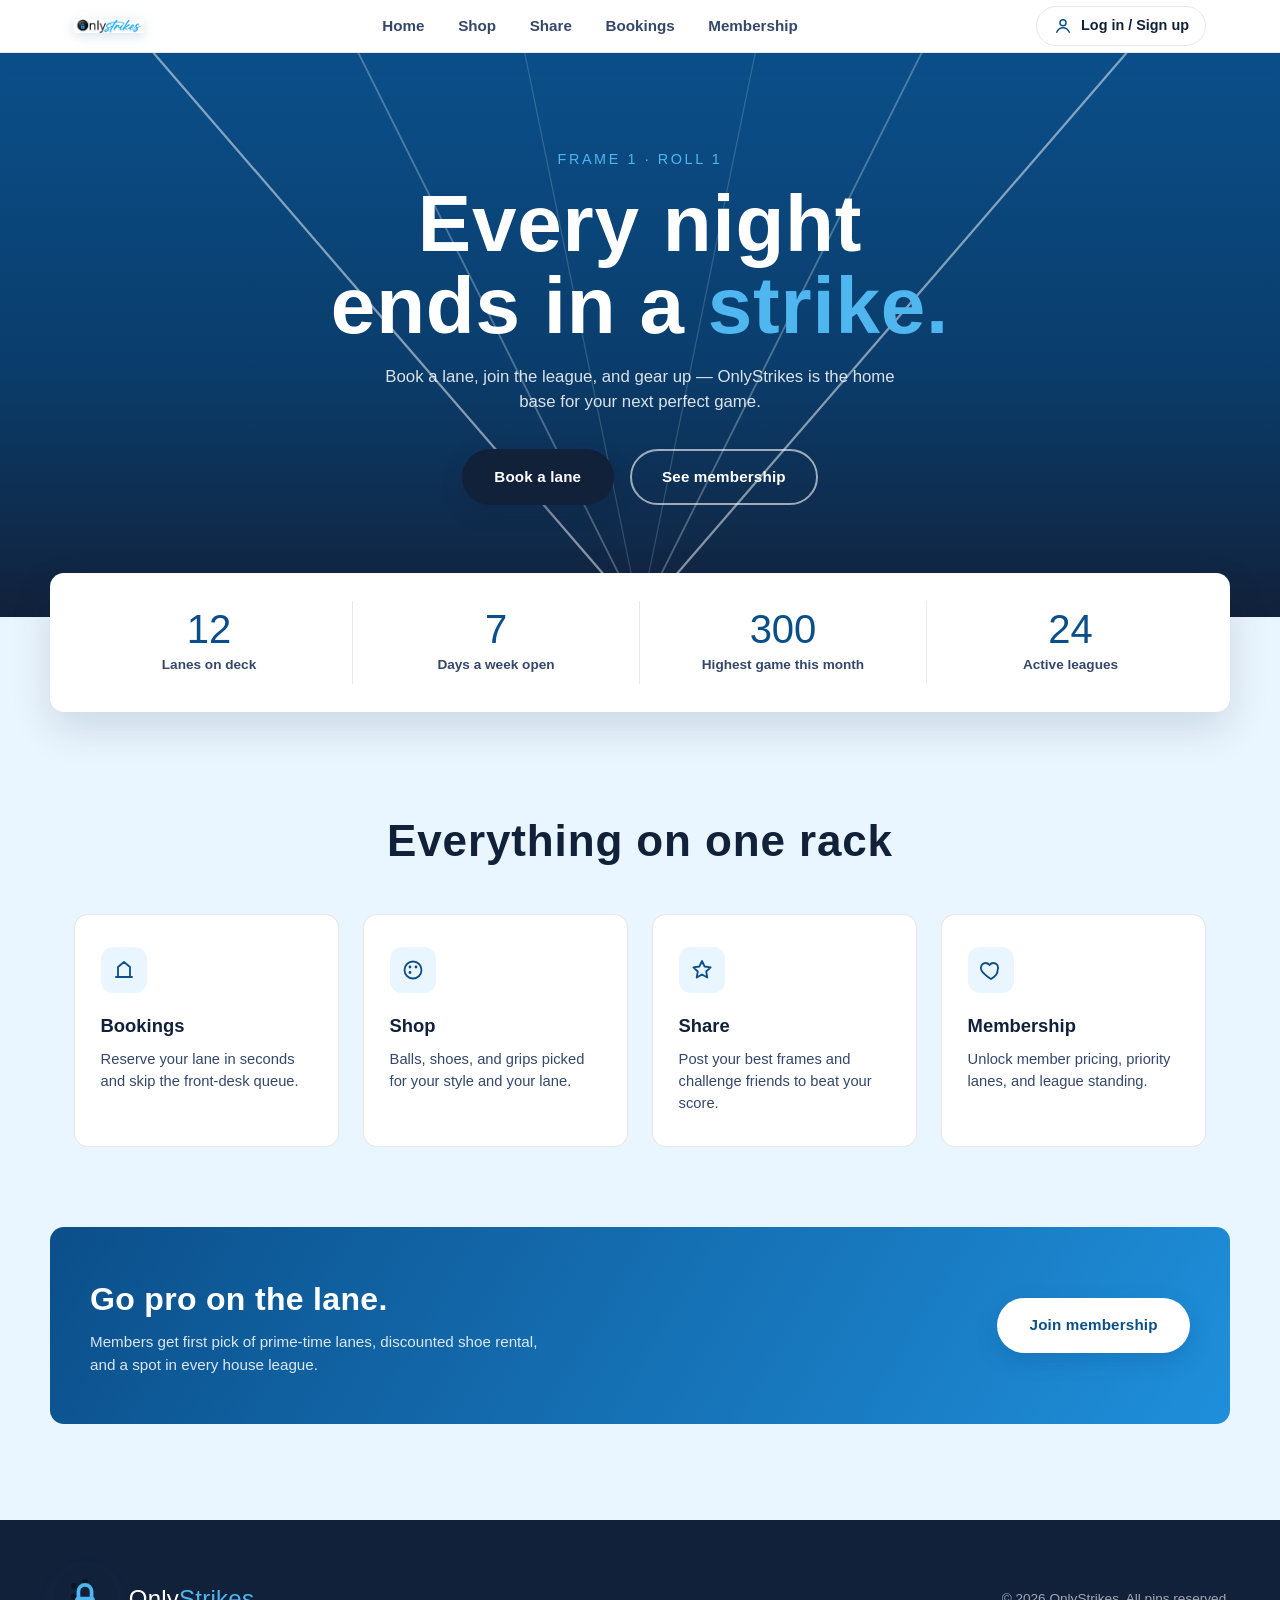
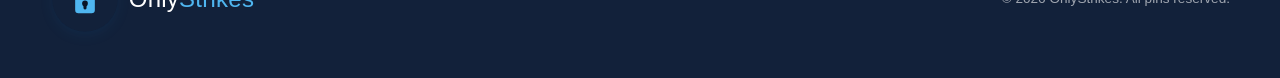
<file: index.html>
<html>
<head>
<title>OnlyStrikes</title>
<link rel="stylesheet" href="styles.css">
</head>
<body>

<header class="nav">
  <div class="nav__inner">
    <a href="https://howtotrainyourdragon2.github.io/OnlyStrike/" class="nav__brand" aria-label="OnlyStrikes home">
      <img class="nav__logo-icon" src="BrandLogo.png" alt="OnlyStrikes logo">
    </a>
    <nav class="nav__links" aria-label="Primary">
      <a href="https://howtotrainyourdragon2.github.io/OnlyStrike/">Home</a>
      <a href="https://howtotrainyourdragon2.github.io/OnlyStrike/Shop">Shop</a>
      <a href="https://howtotrainyourdragon2.github.io/OnlyStrike/ShareYourExp">Share</a>
      <a href="https://howtotrainyourdragon2.github.io/OnlyStrike/Booking">Bookings</a>
      <a href="https://howtotrainyourdragon2.github.io/OnlyStrike/Membership">Membership</a>
    </nav>
    <div class="nav__actions">
      <a href="https://howtotrainyourdragon2.github.io/OnlyStrike/UserLogin" class="nav__profile" aria-label="Log in or sign up">
        <svg viewBox="0 0 24 24" fill="none" xmlns="http://www.w3.org/2000/svg" aria-hidden="true">
          <circle cx="12" cy="8" r="3.6" stroke="currentColor" stroke-width="1.8"/>
          <path d="M4.5 19.5c1.6-3.6 4.6-5.4 7.5-5.4s5.9 1.8 7.5 5.4" stroke="currentColor" stroke-width="1.8" stroke-linecap="round"/>
        </svg>
        <span>Log in / Sign up</span>
      </a>
    </div>
    <button class="nav__burger" aria-label="Toggle menu" aria-expanded="false">
      <span></span><span></span><span></span>
    </button>
  </div>
</header>

<section class="hero">
  <div class="hero__lane" aria-hidden="true">
    <svg viewBox="0 0 1000 600" preserveAspectRatio="none">
      <line x1="500" y1="600" x2="120" y2="0" stroke="#FFFFFF" stroke-opacity="0.55" stroke-width="2"/>
      <line x1="500" y1="600" x2="880" y2="0" stroke="#FFFFFF" stroke-opacity="0.55" stroke-width="2"/>
      <line x1="500" y1="600" x2="280" y2="0" stroke="#FFFFFF" stroke-opacity="0.3" stroke-width="1.5"/>
      <line x1="500" y1="600" x2="720" y2="0" stroke="#FFFFFF" stroke-opacity="0.3" stroke-width="1.5"/>
      <line x1="500" y1="600" x2="410" y2="0" stroke="#FFFFFF" stroke-opacity="0.18" stroke-width="1"/>
      <line x1="500" y1="600" x2="590" y2="0" stroke="#FFFFFF" stroke-opacity="0.18" stroke-width="1"/>
    </svg>
  </div>

  <div class="hero__pins" aria-hidden="true">
    <span class="pin pin--1"></span>
    <span class="pin pin--2"></span>
    <span class="pin pin--3"></span>
    <span class="pin pin--4"></span>
  </div>

  <div class="hero__content">
    <p class="hero__eyebrow">Frame 1 &middot; Roll 1</p>
    <h1 class="hero__title">Every night<br>ends in a <span>strike.</span></h1>
    <p class="hero__subtitle">Book a lane, join the league, and gear up — OnlyStrikes is the home base for your next perfect game.</p>
    <div class="hero__cta">
      <a href="https://howtotrainyourdragon2.github.io/OnlyStrike/Booking" class="btn btn--primary">Book a lane</a>
      <a href="https://howtotrainyourdragon2.github.io/OnlyStrike/Membership" class="btn btn--ghost">See membership</a>
    </div>
  </div>
</section>


<section class="scoreboard" aria-label="Highlights">
  <div class="scoreboard__frame">
    <span class="scoreboard__num">12</span>
    <span class="scoreboard__label">Lanes on deck</span>
  </div>
  <div class="scoreboard__frame">
    <span class="scoreboard__num">7</span>
    <span class="scoreboard__label">Days a week open</span>
  </div>
  <div class="scoreboard__frame">
    <span class="scoreboard__num">300</span>
    <span class="scoreboard__label">Highest game this month</span>
  </div>
  <div class="scoreboard__frame">
    <span class="scoreboard__num">24</span>
    <span class="scoreboard__label">Active leagues</span>
  </div>
</section>

<section class="features">
  <h2 class="section-title">Everything on one rack</h2>
  <div class="features__grid">
    <article class="feature-card">
      <div class="feature-card__icon">
        <svg viewBox="0 0 24 24" fill="none"><path d="M4 19h16M6 19V9l6-5 6 5v10" stroke="currentColor" stroke-width="1.8" stroke-linecap="round" stroke-linejoin="round"/></svg>
      </div>
      <h3>Bookings</h3>
      <p>Reserve your lane in seconds and skip the front-desk queue.</p>
    </article>
    <article class="feature-card">
      <div class="feature-card__icon">
        <svg viewBox="0 0 24 24" fill="none"><circle cx="12" cy="12" r="8.5" stroke="currentColor" stroke-width="1.8"/><circle cx="9" cy="9" r="1.4" fill="currentColor"/><circle cx="15" cy="9" r="1.4" fill="currentColor"/><circle cx="9" cy="14.5" r="1.4" fill="currentColor"/></svg>
      </div>
      <h3>Shop</h3>
      <p>Balls, shoes, and grips picked for your style and your lane.</p>
    </article>
    <article class="feature-card">
      <div class="feature-card__icon">
        <svg viewBox="0 0 24 24" fill="none"><path d="M12 3l2.6 5.5 6 .8-4.4 4.2 1.1 6-5.3-3-5.3 3 1.1-6L3.4 9.3l6-.8L12 3z" stroke="currentColor" stroke-width="1.8" stroke-linejoin="round"/></svg>
      </div>
      <h3>Share</h3>
      <p>Post your best frames and challenge friends to beat your score.</p>
    </article>
    <article class="feature-card">
      <div class="feature-card__icon">
        <svg viewBox="0 0 24 24" fill="none"><path d="M12 21s-7-4.35-9.5-8.5C.8 8.6 3 5 6.5 5c2 0 3.3 1.1 4 2.1.7-1 2-2.1 4-2.1 3.5 0 5.7 3.6 4 7.5C19 16.65 12 21 12 21z" stroke="currentColor" stroke-width="1.8" stroke-linejoin="round"/></svg>
      </div>
      <h3>Membership</h3>
      <p>Unlock member pricing, priority lanes, and league standing.</p>
    </article>
  </div>
</section>

<section class="cta-band">
  <div class="cta-band__text">
    <h2>Go pro on the lane.</h2>
    <p>Members get first pick of prime-time lanes, discounted shoe rental, and a spot in every house league.</p>
  </div>
  <a href="https://howtotrainyourdragon2.github.io/OnlyStrike/Membership" class="btn btn--light">Join membership</a>
</section>

<footer class="footer">
  <div class="footer__inner">
    <a href="#" class="nav__brand nav__brand--footer">
      <svg class="nav__logo-icon" viewBox="0 0 64 64" fill="none" xmlns="http://www.w3.org/2000/svg" aria-hidden="true">
        <circle cx="32" cy="32" r="30" fill="#12213A"/>
        <circle cx="22" cy="20" r="2.6" fill="#0A1526"/>
        <circle cx="32" cy="16" r="2.6" fill="#0A1526"/>
        <circle cx="22" cy="30" r="2.6" fill="#0A1526"/>
        <rect x="23" y="30" width="18" height="15" rx="3" fill="#4FB6F0"/>
        <path d="M26 30v-5a6 6 0 0 1 12 0v5" stroke="#4FB6F0" stroke-width="3.4" fill="none" stroke-linecap="round"/>
        <circle cx="32" cy="36" r="2.6" fill="#0A1526"/>
        <rect x="30.6" y="36" width="2.8" height="5.5" rx="1.2" fill="#0A1526"/>
      </svg>
      <span class="nav__brand-text">Only<em>Strikes</em></span>
    </a>
    <p class="footer__copy">&copy; 2026 OnlyStrikes. All pins reserved.</p>
  </div>
</footer>

<script>
  const nav = document.querySelector('.nav');
  let lastScrollY = window.scrollY;

  window.addEventListener('scroll', () => {
    const currentScrollY = window.scrollY;

    if (currentScrollY > lastScrollY && currentScrollY > 80) {
      nav.classList.add('nav--hidden');
    } else {
      nav.classList.remove('nav--hidden');
    }

    lastScrollY = currentScrollY;
  });
</script>
</body>
</html>
</file>
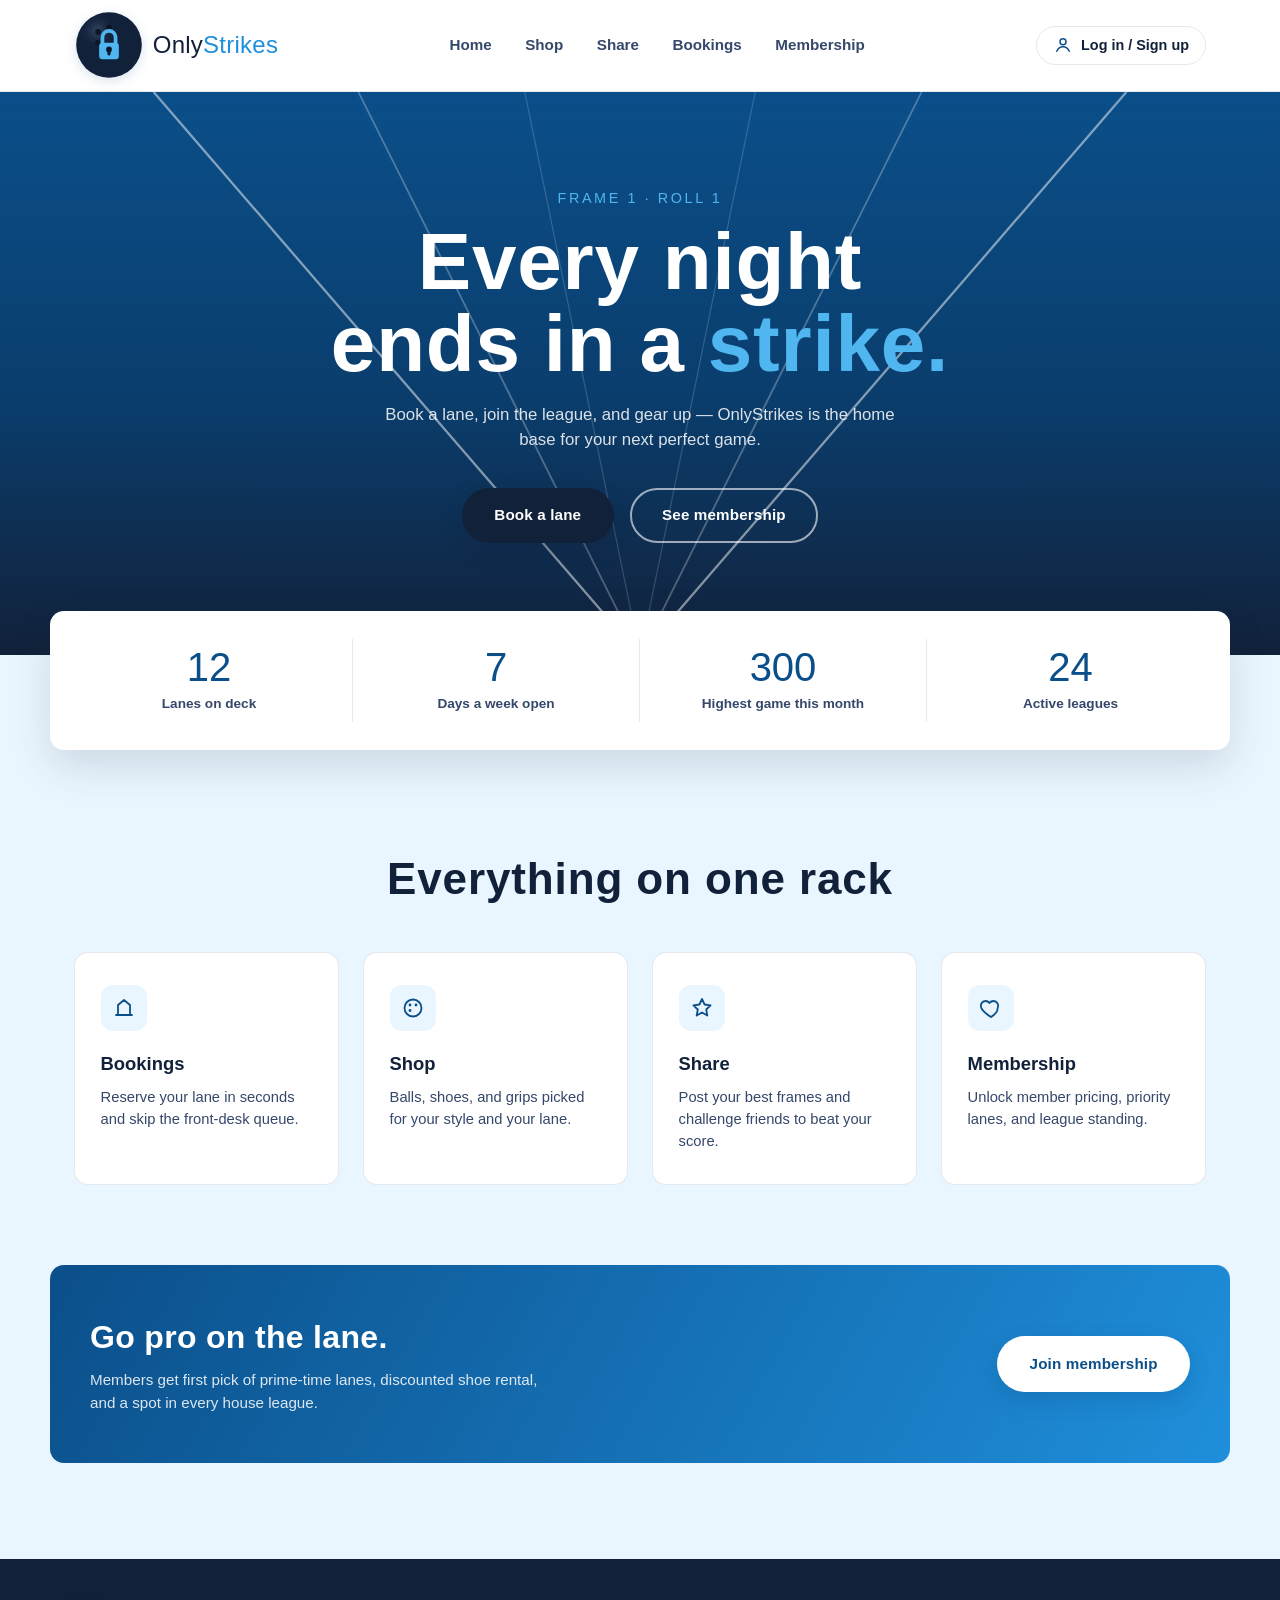
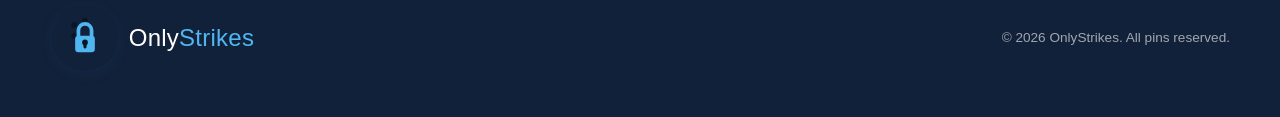
<file: Index.html>
<html>
<head>
<title>OnlyStrikes</title>
<link rel="stylesheet" href="styles.css">
</head>
<body>

<header class="nav">
  <div class="nav__inner">

    <a href="#" class="nav__brand" aria-label="OnlyStrikes home">
      <svg class="nav__logo-icon" viewBox="0 0 64 64" fill="none" xmlns="http://www.w3.org/2000/svg" aria-hidden="true">
        <circle cx="32" cy="32" r="30" fill="#12213A"/>
        <circle cx="32" cy="32" r="30" fill="url(#ballShine)"/>
        <circle cx="22" cy="20" r="2.6" fill="#0A1526"/>
        <circle cx="32" cy="16" r="2.6" fill="#0A1526"/>
        <circle cx="22" cy="30" r="2.6" fill="#0A1526"/>
        <rect x="23" y="30" width="18" height="15" rx="3" fill="#4FB6F0"/>
        <path d="M26 30v-5a6 6 0 0 1 12 0v5" stroke="#4FB6F0" stroke-width="3.4" fill="none" stroke-linecap="round"/>
        <circle cx="32" cy="36" r="2.6" fill="#0A1526"/>
        <rect x="30.6" y="36" width="2.8" height="5.5" rx="1.2" fill="#0A1526"/>
        <defs>
          <radialGradient id="ballShine" cx="0.32" cy="0.28" r="0.85">
            <stop offset="0%" stop-color="#3A4A66" stop-opacity="0.9"/>
            <stop offset="35%" stop-color="#12213A" stop-opacity="0"/>
          </radialGradient>
        </defs>
      </svg>
      <span class="nav__brand-text">Only<em>Strikes</em></span>
    </a>

    <nav class="nav__links" aria-label="Primary">
      <a href="#">Home</a>
      <a href="#">Shop</a>
      <a href="#">Share</a>
      <a href="#">Bookings</a>
      <a href="#">Membership</a>
    </nav>

    <div class="nav__actions">
      <a href="#" class="nav__profile" aria-label="Log in or sign up">
        <svg viewBox="0 0 24 24" fill="none" xmlns="http://www.w3.org/2000/svg" aria-hidden="true">
          <circle cx="12" cy="8" r="3.6" stroke="currentColor" stroke-width="1.8"/>
          <path d="M4.5 19.5c1.6-3.6 4.6-5.4 7.5-5.4s5.9 1.8 7.5 5.4" stroke="currentColor" stroke-width="1.8" stroke-linecap="round"/>
        </svg>
        <span>Log in / Sign up</span>
      </a>
    </div>

    <button class="nav__burger" aria-label="Toggle menu" aria-expanded="false">
      <span></span><span></span><span></span>
    </button>
  </div>
</header>

<section class="hero">
  <div class="hero__lane" aria-hidden="true">
    <svg viewBox="0 0 1000 600" preserveAspectRatio="none">
      <line x1="500" y1="600" x2="120" y2="0" stroke="#FFFFFF" stroke-opacity="0.55" stroke-width="2"/>
      <line x1="500" y1="600" x2="880" y2="0" stroke="#FFFFFF" stroke-opacity="0.55" stroke-width="2"/>
      <line x1="500" y1="600" x2="280" y2="0" stroke="#FFFFFF" stroke-opacity="0.3" stroke-width="1.5"/>
      <line x1="500" y1="600" x2="720" y2="0" stroke="#FFFFFF" stroke-opacity="0.3" stroke-width="1.5"/>
      <line x1="500" y1="600" x2="410" y2="0" stroke="#FFFFFF" stroke-opacity="0.18" stroke-width="1"/>
      <line x1="500" y1="600" x2="590" y2="0" stroke="#FFFFFF" stroke-opacity="0.18" stroke-width="1"/>
    </svg>
  </div>

  <div class="hero__pins" aria-hidden="true">
    <span class="pin pin--1"></span>
    <span class="pin pin--2"></span>
    <span class="pin pin--3"></span>
    <span class="pin pin--4"></span>
  </div>

  <div class="hero__content">
    <p class="hero__eyebrow">Frame 1 &middot; Roll 1</p>
    <h1 class="hero__title">Every night<br>ends in a <span>strike.</span></h1>
    <p class="hero__subtitle">Book a lane, join the league, and gear up — OnlyStrikes is the home base for your next perfect game.</p>
    <div class="hero__cta">
      <a href="#" class="btn btn--primary">Book a lane</a>
      <a href="#" class="btn btn--ghost">See membership</a>
    </div>
  </div>
</section>


<section class="scoreboard" aria-label="Highlights">
  <div class="scoreboard__frame">
    <span class="scoreboard__num">12</span>
    <span class="scoreboard__label">Lanes on deck</span>
  </div>
  <div class="scoreboard__frame">
    <span class="scoreboard__num">7</span>
    <span class="scoreboard__label">Days a week open</span>
  </div>
  <div class="scoreboard__frame">
    <span class="scoreboard__num">300</span>
    <span class="scoreboard__label">Highest game this month</span>
  </div>
  <div class="scoreboard__frame">
    <span class="scoreboard__num">24</span>
    <span class="scoreboard__label">Active leagues</span>
  </div>
</section>

<section class="features">
  <h2 class="section-title">Everything on one rack</h2>
  <div class="features__grid">
    <article class="feature-card">
      <div class="feature-card__icon">
        <svg viewBox="0 0 24 24" fill="none"><path d="M4 19h16M6 19V9l6-5 6 5v10" stroke="currentColor" stroke-width="1.8" stroke-linecap="round" stroke-linejoin="round"/></svg>
      </div>
      <h3>Bookings</h3>
      <p>Reserve your lane in seconds and skip the front-desk queue.</p>
    </article>
    <article class="feature-card">
      <div class="feature-card__icon">
        <svg viewBox="0 0 24 24" fill="none"><circle cx="12" cy="12" r="8.5" stroke="currentColor" stroke-width="1.8"/><circle cx="9" cy="9" r="1.4" fill="currentColor"/><circle cx="15" cy="9" r="1.4" fill="currentColor"/><circle cx="9" cy="14.5" r="1.4" fill="currentColor"/></svg>
      </div>
      <h3>Shop</h3>
      <p>Balls, shoes, and grips picked for your style and your lane.</p>
    </article>
    <article class="feature-card">
      <div class="feature-card__icon">
        <svg viewBox="0 0 24 24" fill="none"><path d="M12 3l2.6 5.5 6 .8-4.4 4.2 1.1 6-5.3-3-5.3 3 1.1-6L3.4 9.3l6-.8L12 3z" stroke="currentColor" stroke-width="1.8" stroke-linejoin="round"/></svg>
      </div>
      <h3>Share</h3>
      <p>Post your best frames and challenge friends to beat your score.</p>
    </article>
    <article class="feature-card">
      <div class="feature-card__icon">
        <svg viewBox="0 0 24 24" fill="none"><path d="M12 21s-7-4.35-9.5-8.5C.8 8.6 3 5 6.5 5c2 0 3.3 1.1 4 2.1.7-1 2-2.1 4-2.1 3.5 0 5.7 3.6 4 7.5C19 16.65 12 21 12 21z" stroke="currentColor" stroke-width="1.8" stroke-linejoin="round"/></svg>
      </div>
      <h3>Membership</h3>
      <p>Unlock member pricing, priority lanes, and league standing.</p>
    </article>
  </div>
</section>

<section class="cta-band">
  <div class="cta-band__text">
    <h2>Go pro on the lane.</h2>
    <p>Members get first pick of prime-time lanes, discounted shoe rental, and a spot in every house league.</p>
  </div>
  <a href="#" class="btn btn--light">Join membership</a>
</section>

<footer class="footer">
  <div class="footer__inner">
    <a href="#" class="nav__brand nav__brand--footer">
      <svg class="nav__logo-icon" viewBox="0 0 64 64" fill="none" xmlns="http://www.w3.org/2000/svg" aria-hidden="true">
        <circle cx="32" cy="32" r="30" fill="#12213A"/>
        <circle cx="22" cy="20" r="2.6" fill="#0A1526"/>
        <circle cx="32" cy="16" r="2.6" fill="#0A1526"/>
        <circle cx="22" cy="30" r="2.6" fill="#0A1526"/>
        <rect x="23" y="30" width="18" height="15" rx="3" fill="#4FB6F0"/>
        <path d="M26 30v-5a6 6 0 0 1 12 0v5" stroke="#4FB6F0" stroke-width="3.4" fill="none" stroke-linecap="round"/>
        <circle cx="32" cy="36" r="2.6" fill="#0A1526"/>
        <rect x="30.6" y="36" width="2.8" height="5.5" rx="1.2" fill="#0A1526"/>
      </svg>
      <span class="nav__brand-text">Only<em>Strikes</em></span>
    </a>
    <p class="footer__copy">&copy; 2026 OnlyStrikes. All pins reserved.</p>
  </div>
</footer>

</body>
</html>
</file>
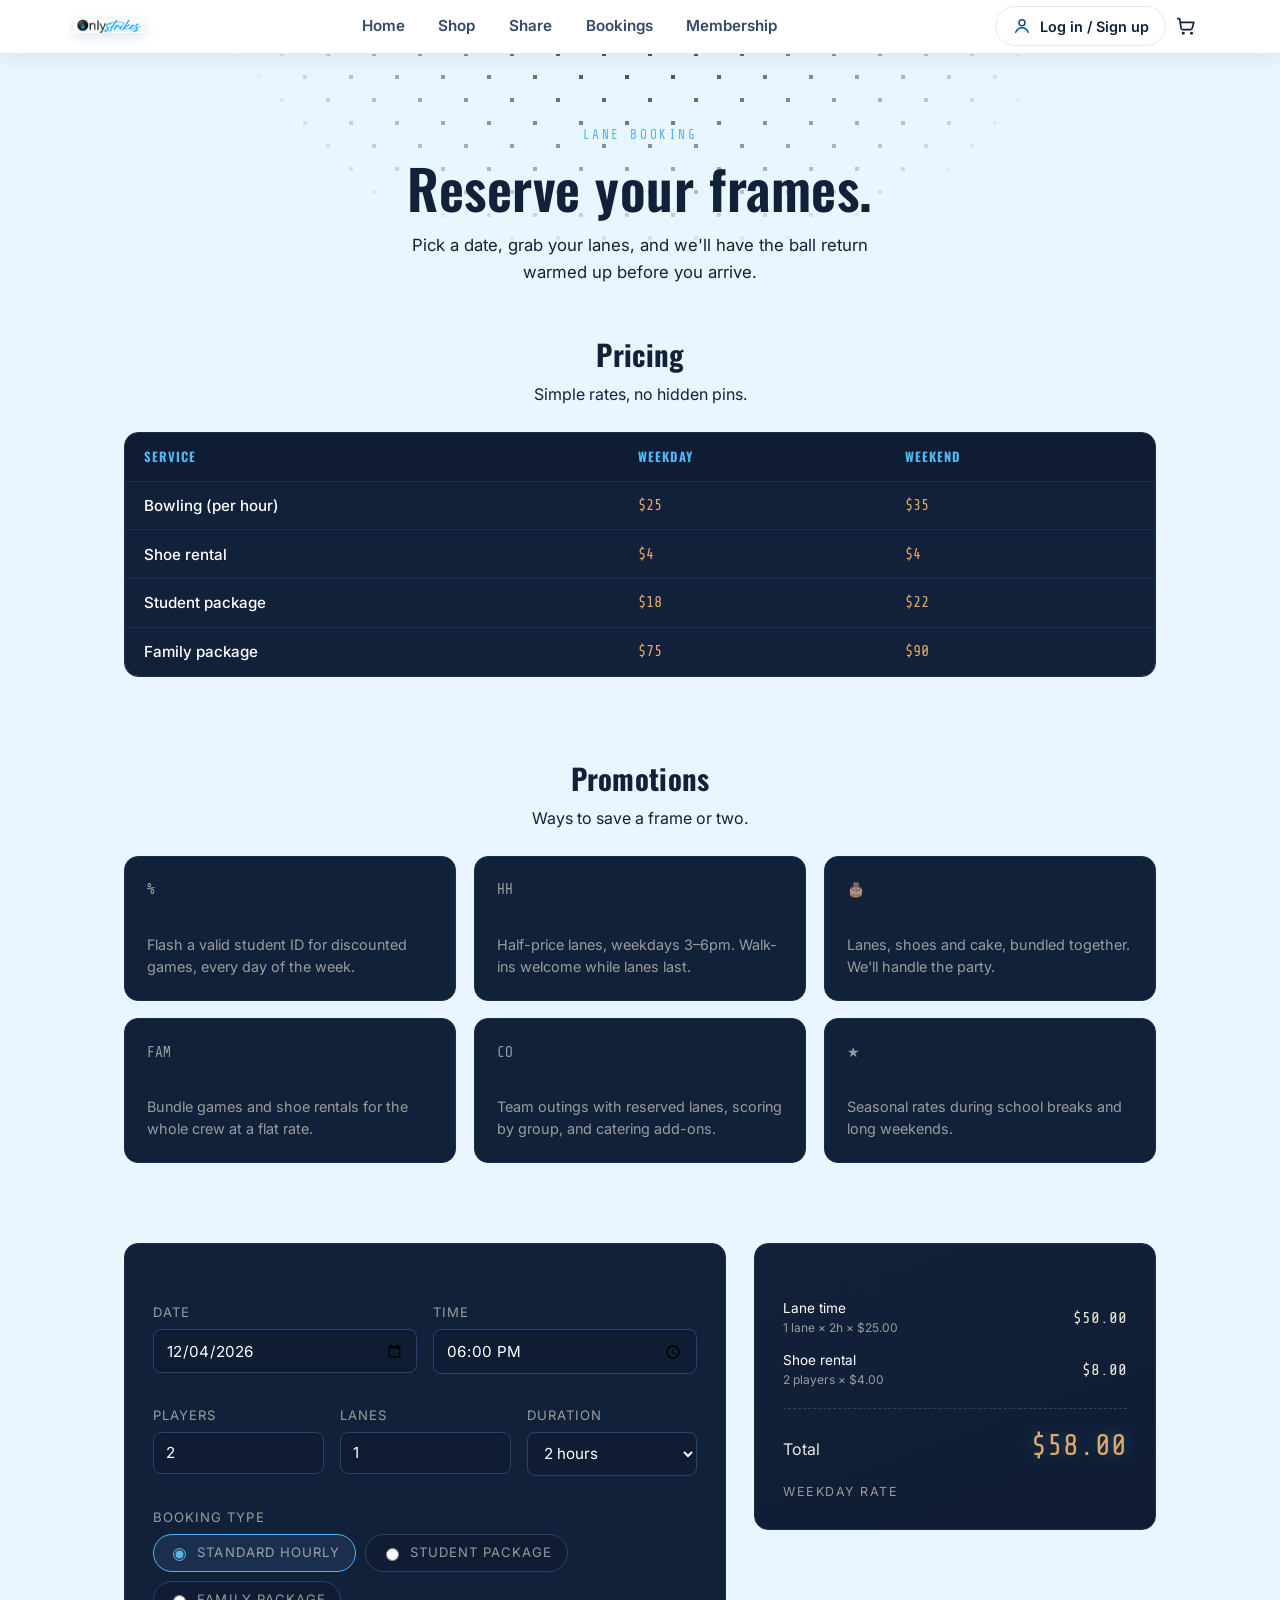
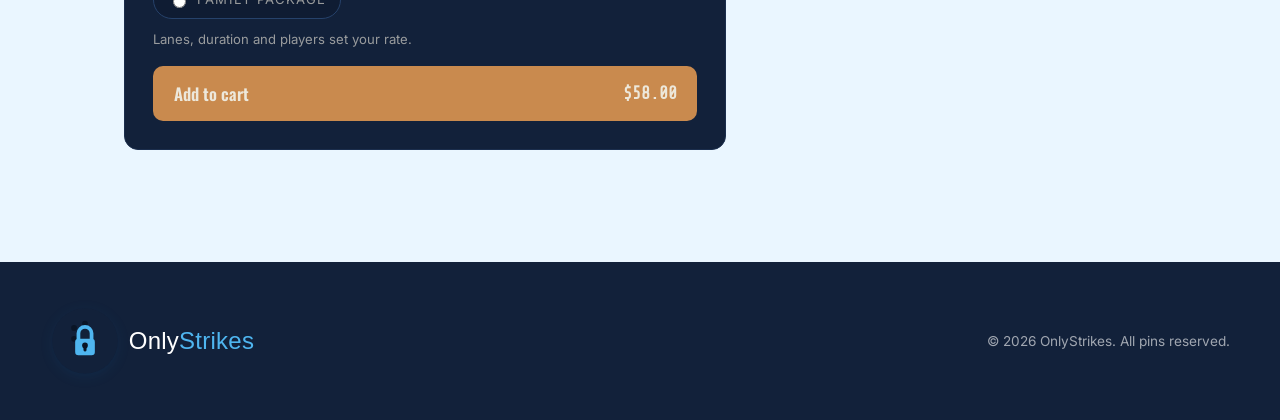
<file: Booking.html>
<html>
    <head>
        <title>OnlyStrikes — Lane Booking</title>
        <link rel="stylesheet" href="styles.css">
        <link rel="stylesheet" href="booking.css">
        <link rel="preconnect" href="https://fonts.googleapis.com">
        <link rel="preconnect" href="https://fonts.gstatic.com" crossorigin>
        <link href="https://fonts.googleapis.com/css2?family=Oswald:wght@500;600;700&family=Inter:wght@400;500;600&family=Share+Tech+Mono&display=swap" rel="stylesheet">
    </head>
    <body>

    <header class="nav">
        <div class="nav__inner">
            <a href="https://howtotrainyourdragon2.github.io/OnlyStrike/" class="nav__brand" aria-label="OnlyStrikes home">
                <img class="nav__logo-icon" src="BrandLogo.png" alt="OnlyStrikes logo">
            </a>
            <nav class="nav__links" aria-label="Primary">
                <a href="https://howtotrainyourdragon2.github.io/OnlyStrike/">Home</a>
                <a href="https://howtotrainyourdragon2.github.io/OnlyStrike/Shop">Shop</a>
                <a href="https://howtotrainyourdragon2.github.io/OnlyStrike/ShareYourExp">Share</a>
                <a href="https://howtotrainyourdragon2.github.io/OnlyStrike/Booking">Bookings</a>
                <a href="https://howtotrainyourdragon2.github.io/OnlyStrike/Membership">Membership</a>
            </nav>
            <div class="nav__actions">
                <a href="https://howtotrainyourdragon2.github.io/OnlyStrike/UserLogin" class="nav__profile" aria-label="Log in or sign up">
                    <svg viewBox="0 0 24 24" fill="none" xmlns="http://www.w3.org/2000/svg" aria-hidden="true">
                        <circle cx="12" cy="8" r="3.6" stroke="currentColor" stroke-width="1.8"/>
                        <path d="M4.5 19.5c1.6-3.6 4.6-5.4 7.5-5.4s5.9 1.8 7.5 5.4" stroke="currentColor" stroke-width="1.8" stroke-linecap="round"/>
                    </svg>
                    <span>Log in / Sign up</span>
                </a>
                <a href="https://howtotrainyourdragon2.github.io/OnlyStrike/Cart" class="nav__cart nav__cart--active" aria-label="View cart">
                    <svg viewBox="0 0 24 24" fill="none" xmlns="http://www.w3.org/2000/svg" aria-hidden="true">
                        <circle cx="9" cy="20" r="1.6" fill="currentColor"/>
                        <circle cx="18" cy="20" r="1.6" fill="currentColor"/>
                        <path d="M3 4h2l1.6 10.2a2 2 0 0 0 2 1.8h8.2a2 2 0 0 0 2-1.6L20.5 8H6.2"
                              stroke="currentColor" stroke-width="1.8" stroke-linecap="round" stroke-linejoin="round"/>
                    </svg>
                    <span class="nav__cart-count" data-cart-count>0</span>
                </a>
            </div>
            <button class="nav__burger" aria-label="Toggle menu" aria-expanded="false">
            <span></span><span></span><span></span>
            </button>
        </div>
    </header>

    <main class="booking-page">

        <section class="booking-hero">
            <div class="booking-hero__pins" aria-hidden="true"></div>
            <p class="booking-hero__eyebrow">Lane booking</p>
            <h1 class="booking-hero__title">Reserve your frames.</h1>
            <p class="booking-hero__subtitle">Pick a date, grab your lanes, and we'll have the ball return warmed up before you arrive.</p>
        </section>

        <section class="pricing" aria-label="Pricing">
            <h2 class="booking-section-title">Pricing</h2>
            <p class="section-subtitle">Simple rates, no hidden pins.</p>
            <div class="pricing-table-wrap">
                <table class="pricing-table">
                    <thead>
                        <tr>
                            <th scope="col">Service</th>
                            <th scope="col">Weekday</th>
                            <th scope="col">Weekend</th>
                        </tr>
                    </thead>
                    <tbody>
                        <tr><th scope="row">Bowling (per hour)</th><td>$25</td><td>$35</td></tr>
                        <tr><th scope="row">Shoe rental</th><td>$4</td><td>$4</td></tr>
                        <tr><th scope="row">Student package</th><td>$18</td><td>$22</td></tr>
                        <tr><th scope="row">Family package</th><td>$75</td><td>$90</td></tr>
                    </tbody>
                </table>
            </div>
        </section>

        <section class="promotions" aria-label="Promotions">
            <h2 class="booking-section-title">Promotions</h2>
            <p class="section-subtitle">Ways to save a frame or two.</p>
            <div class="promo-grid">
                <article class="promo-card">
                    <p class="promo-card__mark">%</p>
                    <h3>Student discounts</h3>
                    <p>Flash a valid student ID for discounted games, every day of the week.</p>
                </article>
                <article class="promo-card">
                    <p class="promo-card__mark">HH</p>
                    <h3>Happy hour</h3>
                    <p>Half-price lanes, weekdays 3–6pm. Walk-ins welcome while lanes last.</p>
                </article>
                <article class="promo-card">
                    <p class="promo-card__mark">🎂</p>
                    <h3>Birthday packages</h3>
                    <p>Lanes, shoes and cake, bundled together. We'll handle the party.</p>
                </article>
                <article class="promo-card">
                    <p class="promo-card__mark">FAM</p>
                    <h3>Family deals</h3>
                    <p>Bundle games and shoe rentals for the whole crew at a flat rate.</p>
                </article>
                <article class="promo-card">
                    <p class="promo-card__mark">CO</p>
                    <h3>Corporate packages</h3>
                    <p>Team outings with reserved lanes, scoring by group, and catering add-ons.</p>
                </article>
                <article class="promo-card">
                    <p class="promo-card__mark">★</p>
                    <h3>Holiday specials</h3>
                    <p>Seasonal rates during school breaks and long weekends.</p>
                </article>
            </div>
        </section>

        <section class="booking-layout" aria-label="Book a lane">
            <form class="booking-form" id="bookingForm" novalidate>
                <h2 class="booking-form__title">Booking details</h2>

                <div class="form-row">
                    <div class="field">
                        <label for="bookingDate">Date</label>
                        <input type="date" id="bookingDate" required>
                    </div>
                    <div class="field">
                        <label for="bookingTime">Time</label>
                        <input type="time" id="bookingTime" value="18:00" required>
                    </div>
                </div>

                <div class="form-row form-row--three">
                    <div class="field">
                        <label for="players">Players</label>
                        <input type="number" id="players" min="1" max="8" value="2">
                    </div>
                    <div class="field">
                        <label for="lanes">Lanes</label>
                        <input type="number" id="lanes" min="1" max="4" value="1">
                    </div>
                    <div class="field">
                        <label for="duration">Duration</label>
                        <select id="duration">
                            <option value="1">1 hour</option>
                            <option value="2" selected>2 hours</option>
                            <option value="3">3 hours</option>
                            <option value="4">4 hours</option>
                        </select>
                    </div>
                </div>

                <div class="field">
                    <span class="field__label">Booking type</span>
                    <div class="booking-type" role="radiogroup" aria-label="Booking type">
                        <label class="booking-type__option">
                            <input type="radio" name="bookingType" value="standard" checked>
                            <span>Standard hourly</span>
                        </label>
                        <label class="booking-type__option">
                            <input type="radio" name="bookingType" value="student">
                            <span>Student package</span>
                        </label>
                        <label class="booking-type__option">
                            <input type="radio" name="bookingType" value="family">
                            <span>Family package</span>
                        </label>
                    </div>
                    <p class="field__hint" id="packageHint">Lanes, duration and players set your rate.</p>
                </div>

                <button type="submit" class="booking-form__submit" id="payButton">
                    <span>Add to cart</span>
                    <span id="submitPrice">$0.00</span>
                </button>
            </form>

            <aside class="booking-summary" id="bookingSummary" aria-label="Price summary">
                <h2 class="booking-summary__title">Scoreboard</h2>
                <dl class="booking-summary__rows" id="summaryRows"></dl>
                <div class="booking-summary__total">
                    <span>Total</span>
                    <span class="booking-summary__digits" id="totalPrice">$0.00</span>
                </div>
                <p class="booking-summary__rate-tag" id="rateTag">Select a date</p>
            </aside>
        </section>

        <section class="confirmation" id="confirmation" hidden>
            <div class="confirmation__card">
                <p class="confirmation__eyebrow">Added to cart</p>
                <h2 class="confirmation__title">Your lanes are waiting in the cart.</h2>
                <dl class="confirmation__details" id="confirmationDetails"></dl>
                <p class="confirmation__id">Booking ID <span id="bookingId"></span></p>
                <div class="confirmation__actions">
                    <a href="Cart.html" class="confirmation__cart-link">View cart</a>
                    <button type="button" class="confirmation__reset" id="resetBooking">Book another lane</button>
                </div>
            </div>
        </section>

    </main>

    <footer class="footer">
        <div class="footer__inner">
            <a href="#" class="nav__brand nav__brand--footer">
                <svg class="nav__logo-icon" viewBox="0 0 64 64" fill="none" xmlns="http://www.w3.org/2000/svg" aria-hidden="true">
                    <circle cx="32" cy="32" r="30" fill="#12213A"/>
                    <circle cx="22" cy="20" r="2.6" fill="#0A1526"/>
                    <circle cx="32" cy="16" r="2.6" fill="#0A1526"/>
                    <circle cx="22" cy="30" r="2.6" fill="#0A1526"/>
                    <rect x="23" y="30" width="18" height="15" rx="3" fill="#4FB6F0"/>
                    <path d="M26 30v-5a6 6 0 0 1 12 0v5" stroke="#4FB6F0" stroke-width="3.4" fill="none" stroke-linecap="round"/>
                    <circle cx="32" cy="36" r="2.6" fill="#0A1526"/>
                    <rect x="30.6" y="36" width="2.8" height="5.5" rx="1.2" fill="#0A1526"/>
                </svg>
                <span class="nav__brand-text">Only<em>Strikes</em></span>
            </a>
            <p class="footer__copy">&copy; 2026 OnlyStrikes. All pins reserved.</p>
        </div>
    </footer>

    <script>
        const nav = document.querySelector('.nav');
        let lastScrollY = window.scrollY;

        window.addEventListener('scroll', () => {
            const currentScrollY = window.scrollY;

            if (currentScrollY > lastScrollY && currentScrollY > 80) {
            nav.classList.add('nav--hidden');
            } else {
            nav.classList.remove('nav--hidden');
            }

            lastScrollY = currentScrollY;
        });
    </script>

    <script>
        // --- Shared cart helpers (same storage key / shape used by Cart.html) ---
        const CART_KEY = 'onlystrikes_cart';

        function getCart() {
            try {
                return JSON.parse(localStorage.getItem(CART_KEY)) || [];
            } catch {
                return [];
            }
        }

        function saveCart(cart) {
            localStorage.setItem(CART_KEY, JSON.stringify(cart));
        }

        function updateCartBadge() {
            const cart = getCart();
            const badge = document.querySelector('[data-cart-count]');
            if (badge) {
                const count = cart.reduce((sum, item) => sum + (item.qty || 1), 0);
                badge.textContent = count;
                badge.setAttribute('data-cart-count', count);
            }
        }

        updateCartBadge();
    </script>

    <script>
        (function () {
            const RATES = {
                standardWeekday: 25,
                standardWeekend: 35,
                shoe: 4,
                studentWeekday: 18,
                studentWeekend: 22,
                familyWeekday: 75,
                familyWeekend: 90
            };

            const form = document.getElementById('bookingForm');
            const dateInput = document.getElementById('bookingDate');
            const timeInput = document.getElementById('bookingTime');
            const playersInput = document.getElementById('players');
            const lanesInput = document.getElementById('lanes');
            const durationSelect = document.getElementById('duration');
            const summaryRows = document.getElementById('summaryRows');
            const totalPriceEl = document.getElementById('totalPrice');
            const submitPriceEl = document.getElementById('submitPrice');
            const rateTagEl = document.getElementById('rateTag');
            const packageHint = document.getElementById('packageHint');
            const payButton = document.getElementById('payButton');
            const confirmation = document.getElementById('confirmation');
            const bookingLayout = document.querySelector('.booking-layout');
            const confirmationDetails = document.getElementById('confirmationDetails');
            const bookingIdEl = document.getElementById('bookingId');
            const resetBooking = document.getElementById('resetBooking');

            // Default the date input to today so the weekday/weekend rate resolves immediately.
            const todayISO = new Date().toISOString().slice(0, 10);
            dateInput.value = todayISO;

            function clamp(value, min, max) {
                return Math.min(max, Math.max(min, value));
            }

            function isWeekend(dateStr) {
                if (!dateStr) return false;
                const day = new Date(dateStr + 'T00:00:00').getDay();
                return day === 0 || day === 6;
            }

            function money(n) {
                return '$' + n.toFixed(2);
            }

            function bookingType() {
                const checked = form.querySelector('input[name="bookingType"]:checked');
                return checked ? checked.value : 'standard';
            }

            function renderRows(rows) {
                summaryRows.innerHTML = '';
                rows.forEach(([label, detail, amount]) => {
                    const dt = document.createElement('dt');
                    dt.innerHTML = label + '<span>' + detail + '</span>';
                    const dd = document.createElement('dd');
                    dd.textContent = amount;
                    summaryRows.appendChild(dt);
                    summaryRows.appendChild(dd);
                });
            }

            function calculate() {
                const weekend = isWeekend(dateInput.value);
                const players = clamp(parseInt(playersInput.value, 10) || 1, 1, 8);
                const lanes = clamp(parseInt(lanesInput.value, 10) || 1, 1, 4);
                const duration = parseInt(durationSelect.value, 10);
                const type = bookingType();

                rateTagEl.textContent = dateInput.value
                    ? (weekend ? 'Weekend rate' : 'Weekday rate')
                    : 'Select a date';

                const lanesDisabled = type !== 'standard';
                lanesInput.disabled = lanesDisabled;
                durationSelect.disabled = lanesDisabled && type === 'family';

                let total = 0;
                let rows = [];
                let laneCost = 0;
                let shoeCost = 0;

                if (type === 'standard') {
                    packageHint.textContent = 'Lanes, duration and players set your rate.';
                    const rate = weekend ? RATES.standardWeekend : RATES.standardWeekday;
                    laneCost = rate * duration * lanes;
                    shoeCost = RATES.shoe * players;
                    total = laneCost + shoeCost;
                    rows.push(['Lane time', lanes + ' lane × ' + duration + 'h × ' + money(rate), money(laneCost)]);
                    rows.push(['Shoe rental', players + ' players × ' + money(RATES.shoe), money(shoeCost)]);
                } else if (type === 'student') {
                    packageHint.textContent = 'Flat per-player rate, includes shoes and one game.';
                    const rate = weekend ? RATES.studentWeekend : RATES.studentWeekday;
                    total = rate * players;
                    rows.push(['Student package', players + ' players × ' + money(rate), money(total)]);
                } else if (type === 'family') {
                    packageHint.textContent = 'Flat rate for up to 5 players, two hours of play.';
                    const rate = weekend ? RATES.familyWeekend : RATES.familyWeekday;
                    total = rate;
                    rows.push(['Family package', 'Flat rate, up to 5 players', money(total)]);
                }

                renderRows(rows);
                totalPriceEl.textContent = money(total);
                submitPriceEl.textContent = money(total);

                return { total, weekend, players, lanes, duration, type, laneCost, shoeCost };
            }

            function packageLabel(type) {
                if (type === 'student') return 'Student Package';
                if (type === 'family') return 'Family Package';
                return 'Standard Lane Booking';
            }

            function buildCartItemName(state) {
                const label = packageLabel(state.type);
                if (state.type === 'standard') {
                    return label + ' — ' + state.lanes + ' lane(s) × ' + state.duration + 'h + shoes';
                }
                return label + ' — ' + state.players + ' player(s)';
            }

            function addBookingToCart(state, id) {
                const cart = getCart();

                const item = {
                    id: id,
                    type: 'booking',
                    name: buildCartItemName(state),
                    price: state.total,
                    qty: 1,
                    image: 'BrandLogo.png',
                    details: {
                        bookingType: packageLabel(state.type),
                        date: dateInput.value,
                        time: timeInput.value,
                        players: state.players,
                        lanes: state.type === 'standard' ? state.lanes : null,
                        duration: state.duration,
                        rateTag: state.weekend ? 'Weekend rate' : 'Weekday rate',
                        laneCost: state.type === 'standard' ? state.laneCost : null,
                        shoeCost: state.type === 'standard' ? state.shoeCost : null
                    }
                };

                cart.push(item);
                saveCart(cart);
                updateCartBadge();
            }

            [dateInput, timeInput, playersInput, lanesInput, durationSelect].forEach((el) => {
                el.addEventListener('input', calculate);
                el.addEventListener('change', calculate);
            });
            form.querySelectorAll('input[name="bookingType"]').forEach((el) => {
                el.addEventListener('change', calculate);
            });

            form.addEventListener('submit', function (e) {
                e.preventDefault();
                if (!dateInput.value || !timeInput.value) {
                    dateInput.reportValidity();
                    return;
                }

                const state = calculate();
                const id = 'OS-' + Math.random().toString(36).slice(2, 8).toUpperCase();

                addBookingToCart(state, id);

                confirmationDetails.innerHTML = '';
                const details = [
                    ['Package', packageLabel(state.type)],
                    ['Date', new Date(dateInput.value + 'T00:00:00').toLocaleDateString(undefined, { weekday: 'long', month: 'short', day: 'numeric' })],
                    ['Time', timeInput.value],
                    ['Lanes', state.type === 'standard' ? String(state.lanes) : '1 (package)'],
                    ['Players', String(state.players)],
                    ['Duration', state.duration + ' hour(s)'],
                    ['Rate', state.weekend ? 'Weekend rate' : 'Weekday rate'],
                    ['Total', money(state.total)]
                ];
                details.forEach(([label, value]) => {
                    const dt = document.createElement('dt');
                    dt.textContent = label;
                    const dd = document.createElement('dd');
                    dd.textContent = value;
                    confirmationDetails.appendChild(dt);
                    confirmationDetails.appendChild(dd);
                });
                bookingIdEl.textContent = id;

                bookingLayout.hidden = true;
                confirmation.hidden = false;
                confirmation.scrollIntoView({ behavior: 'smooth', block: 'start' });
            });

            resetBooking.addEventListener('click', function () {
                confirmation.hidden = true;
                bookingLayout.hidden = false;
                form.reset();
                dateInput.value = todayISO;
                timeInput.value = '18:00';
                calculate();
                bookingLayout.scrollIntoView({ behavior: 'smooth', block: 'start' });
            });

            calculate();
        })();
    </script>
    </body>
</html>
</file>
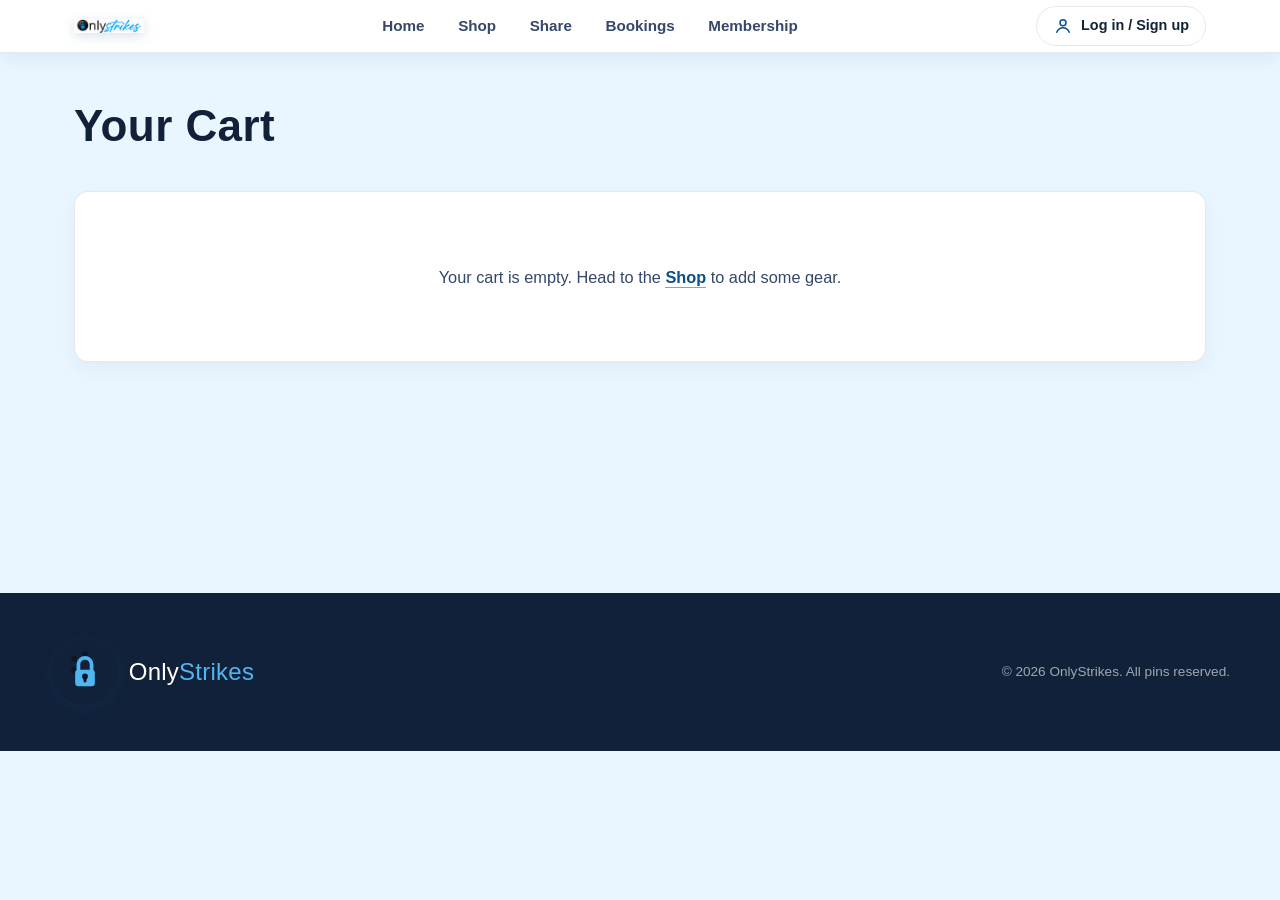
<file: Cart.html>
<html>
    <head>
        <title>OnlyStrikes — Cart</title>
        <link rel="stylesheet" href="styles.css">
        <link rel="stylesheet" href="cart.css">
    </head>
    <body>

    <header class="nav">
        <div class="nav__inner">
            <a href="https://howtotrainyourdragon2.github.io/OnlyStrike/" class="nav__brand" aria-label="OnlyStrikes home">
                <img class="nav__logo-icon" src="BrandLogo.png" alt="OnlyStrikes logo">
            </a>
            <nav class="nav__links" aria-label="Primary">
                <a href="https://howtotrainyourdragon2.github.io/OnlyStrike/">Home</a>
                <a href="https://howtotrainyourdragon2.github.io/OnlyStrike/Shop">Shop</a>
                <a href="https://howtotrainyourdragon2.github.io/OnlyStrike/ShareYourExp">Share</a>
                <a href="https://howtotrainyourdragon2.github.io/OnlyStrike/Booking">Bookings</a>
                <a href="https://howtotrainyourdragon2.github.io/OnlyStrike/Membership">Membership</a>
            </nav>
            <div class="nav__actions">
                <a href="https://howtotrainyourdragon2.github.io/OnlyStrike/UserLogin" class="nav__profile" aria-label="Log in or sign up">
                    <svg viewBox="0 0 24 24" fill="none" xmlns="http://www.w3.org/2000/svg" aria-hidden="true">
                        <circle cx="12" cy="8" r="3.6" stroke="currentColor" stroke-width="1.8"/>
                        <path d="M4.5 19.5c1.6-3.6 4.6-5.4 7.5-5.4s5.9 1.8 7.5 5.4" stroke="currentColor" stroke-width="1.8" stroke-linecap="round"/>
                    </svg>
                    <span>Log in / Sign up</span>
                </a>
            </div>
            <button class="nav__burger" aria-label="Toggle menu" aria-expanded="false">
            <span></span><span></span><span></span>
            </button>
        </div>
    </header>

    <main class="page-content cart-page">
        <div class="cart-page__inner">
            <h1 class="cart-page__title">Your Cart</h1>

            <div id="cartEmptyState" class="cart-empty">
                <p>Your cart is empty. Head to the <a href="https://howtotrainyourdragon2.github.io/OnlyStrike/Shop">Shop</a> to add some gear.</p>
            </div>

            <ul id="cartItemsList" class="cart-items" hidden></ul>

            <div id="cartSummary" class="cart-summary" hidden>
                <div class="cart-summary__row">
                    <span>Subtotal</span>
                    <span id="cartSubtotal">$0.00</span>
                </div>
                <div class="cart-summary__row cart-summary__row--total">
                    <span>Total</span>
                    <span id="cartTotal">$0.00</span>
                </div>
                <button class="cart-checkout-btn" id="checkoutBtn">Checkout</button>
            </div>
        </div>
    </main>

    <footer class="footer">
        <div class="footer__inner">
            <a href="#" class="nav__brand nav__brand--footer">
                <svg class="nav__logo-icon" viewBox="0 0 64 64" fill="none" xmlns="http://www.w3.org/2000/svg" aria-hidden="true">
                    <circle cx="32" cy="32" r="30" fill="#12213A"/>
                    <circle cx="22" cy="20" r="2.6" fill="#0A1526"/>
                    <circle cx="32" cy="16" r="2.6" fill="#0A1526"/>
                    <circle cx="22" cy="30" r="2.6" fill="#0A1526"/>
                    <rect x="23" y="30" width="18" height="15" rx="3" fill="#4FB6F0"/>
                    <path d="M26 30v-5a6 6 0 0 1 12 0v5" stroke="#4FB6F0" stroke-width="3.4" fill="none" stroke-linecap="round"/>
                    <circle cx="32" cy="36" r="2.6" fill="#0A1526"/>
                    <rect x="30.6" y="36" width="2.8" height="5.5" rx="1.2" fill="#0A1526"/>
                </svg>
                <span class="nav__brand-text">Only<em>Strikes</em></span>
            </a>
            <p class="footer__copy">&copy; 2026 OnlyStrikes. All pins reserved.</p>
        </div>
    </footer>

    <script>
        const nav = document.querySelector('.nav');
        let lastScrollY = window.scrollY;

        window.addEventListener('scroll', () => {
            const currentScrollY = window.scrollY;

            if (currentScrollY > lastScrollY && currentScrollY > 80) {
            nav.classList.add('nav--hidden');
            } else {
            nav.classList.remove('nav--hidden');
            }

            lastScrollY = currentScrollY;
        });

        // --- Cart logic (localStorage-based; expects items added elsewhere as [{id,name,price,qty,image}]) ---
        const CART_KEY = 'onlystrikes_cart';

        function getCart() {
            try {
                return JSON.parse(localStorage.getItem(CART_KEY)) || [];
            } catch {
                return [];
            }
        }

        function saveCart(cart) {
            localStorage.setItem(CART_KEY, JSON.stringify(cart));
        }

        function formatPrice(n) {
            return '$' + n.toFixed(2);
        }

        function updateCartBadge(cart) {
            const badge = document.querySelector('[data-cart-count]');
            if (badge) {
                const count = cart.reduce((sum, item) => sum + item.qty, 0);
                badge.textContent = count;
                badge.setAttribute('data-cart-count', count);
            }
        }

        // Known detail keys -> display label. Add new keys here as new cart-item
        // types (bookings, memberships, future product options, etc.) are introduced.
        const DETAIL_LABELS = {
            bookingType: 'Package',
            date: 'Date',
            time: 'Time',
            lanes: 'Lanes',
            players: 'Players',
            duration: 'Duration',
            rateTag: 'Rate',
            plan: 'Plan',
            billing: 'Billing',
            perks: 'Perks'
        };

        function formatDetailValue(key, value) {
            if (key === 'date') {
                return new Date(value + 'T00:00:00').toLocaleDateString(undefined, { weekday: 'short', month: 'short', day: 'numeric' });
            }
            if (key === 'duration') {
                return value + 'h';
            }
            return value;
        }

        function buildMetaList(details) {
            if (!details) return '';
            const rows = Object.entries(details)
                .filter(([key, value]) => value !== null && value !== undefined && DETAIL_LABELS[key])
                .map(([key, value]) => `<li><strong>${DETAIL_LABELS[key]}:</strong> ${formatDetailValue(key, value)}</li>`)
                .join('');
            return rows ? `<ul class="cart-item__meta">${rows}</ul>` : '';
        }

        function renderCart() {
            const cart = getCart();
            const emptyState = document.getElementById('cartEmptyState');
            const list = document.getElementById('cartItemsList');
            const summary = document.getElementById('cartSummary');

            updateCartBadge(cart);

            if (cart.length === 0) {
                emptyState.hidden = false;
                list.hidden = true;
                summary.hidden = true;
                return;
            }

            emptyState.hidden = true;
            list.hidden = false;
            summary.hidden = false;

            list.innerHTML = cart.map((item, index) => {
                // 'booking' and 'membership' items represent a fixed-quantity purchase
                // (a lane slot, a plan) rather than a stackable product, so their qty is locked.
                const isFixedQty = item.type === 'booking' || item.type === 'membership';
                const typeClass = item.type ? `cart-item--${item.type}` : '';

                const metaList = buildMetaList(item.details);

                const qtyControl = isFixedQty
                    ? `<div class="cart-item__qty cart-item__qty--fixed"><span>Qty ${item.qty}</span></div>`
                    : `<div class="cart-item__qty">
                            <button class="cart-qty-btn" data-action="decrease" aria-label="Decrease quantity">-</button>
                            <span>${item.qty}</span>
                            <button class="cart-qty-btn" data-action="increase" aria-label="Increase quantity">+</button>
                       </div>`;

                return `
                    <li class="cart-item ${typeClass}" data-index="${index}">
                        <img class="cart-item__image" src="${item.image || 'BrandLogo.png'}" alt="${item.name}">
                        <div class="cart-item__details">
                            <p class="cart-item__name">${item.name}</p>
                            <p class="cart-item__price">${formatPrice(item.price)}</p>
                            ${metaList}
                        </div>
                        ${qtyControl}
                        <p class="cart-item__line-total">${formatPrice(item.price * item.qty)}</p>
                        <button class="cart-item__remove" data-action="remove" aria-label="Remove item">&times;</button>
                    </li>
                `;
            }).join('');

            const subtotal = cart.reduce((sum, item) => sum + item.price * item.qty, 0);
            document.getElementById('cartSubtotal').textContent = formatPrice(subtotal);
            document.getElementById('cartTotal').textContent = formatPrice(subtotal);
        }

        document.getElementById('cartItemsList').addEventListener('click', (e) => {
            const button = e.target.closest('button');
            if (!button) return;

            const li = e.target.closest('.cart-item');
            const index = Number(li.dataset.index);
            const cart = getCart();
            const action = button.dataset.action;

            if (action === 'increase') {
                cart[index].qty += 1;
            } else if (action === 'decrease') {
                cart[index].qty = Math.max(1, cart[index].qty - 1);
            } else if (action === 'remove') {
                cart.splice(index, 1);
            }

            saveCart(cart);
            renderCart();
        });

        document.getElementById('checkoutBtn')?.addEventListener('click', () => {
            window.location.href = 'https://howtotrainyourdragon2.github.io/OnlyStrike/Booking';
        });

        renderCart();
    </script>
    </body>
</html>
</file>
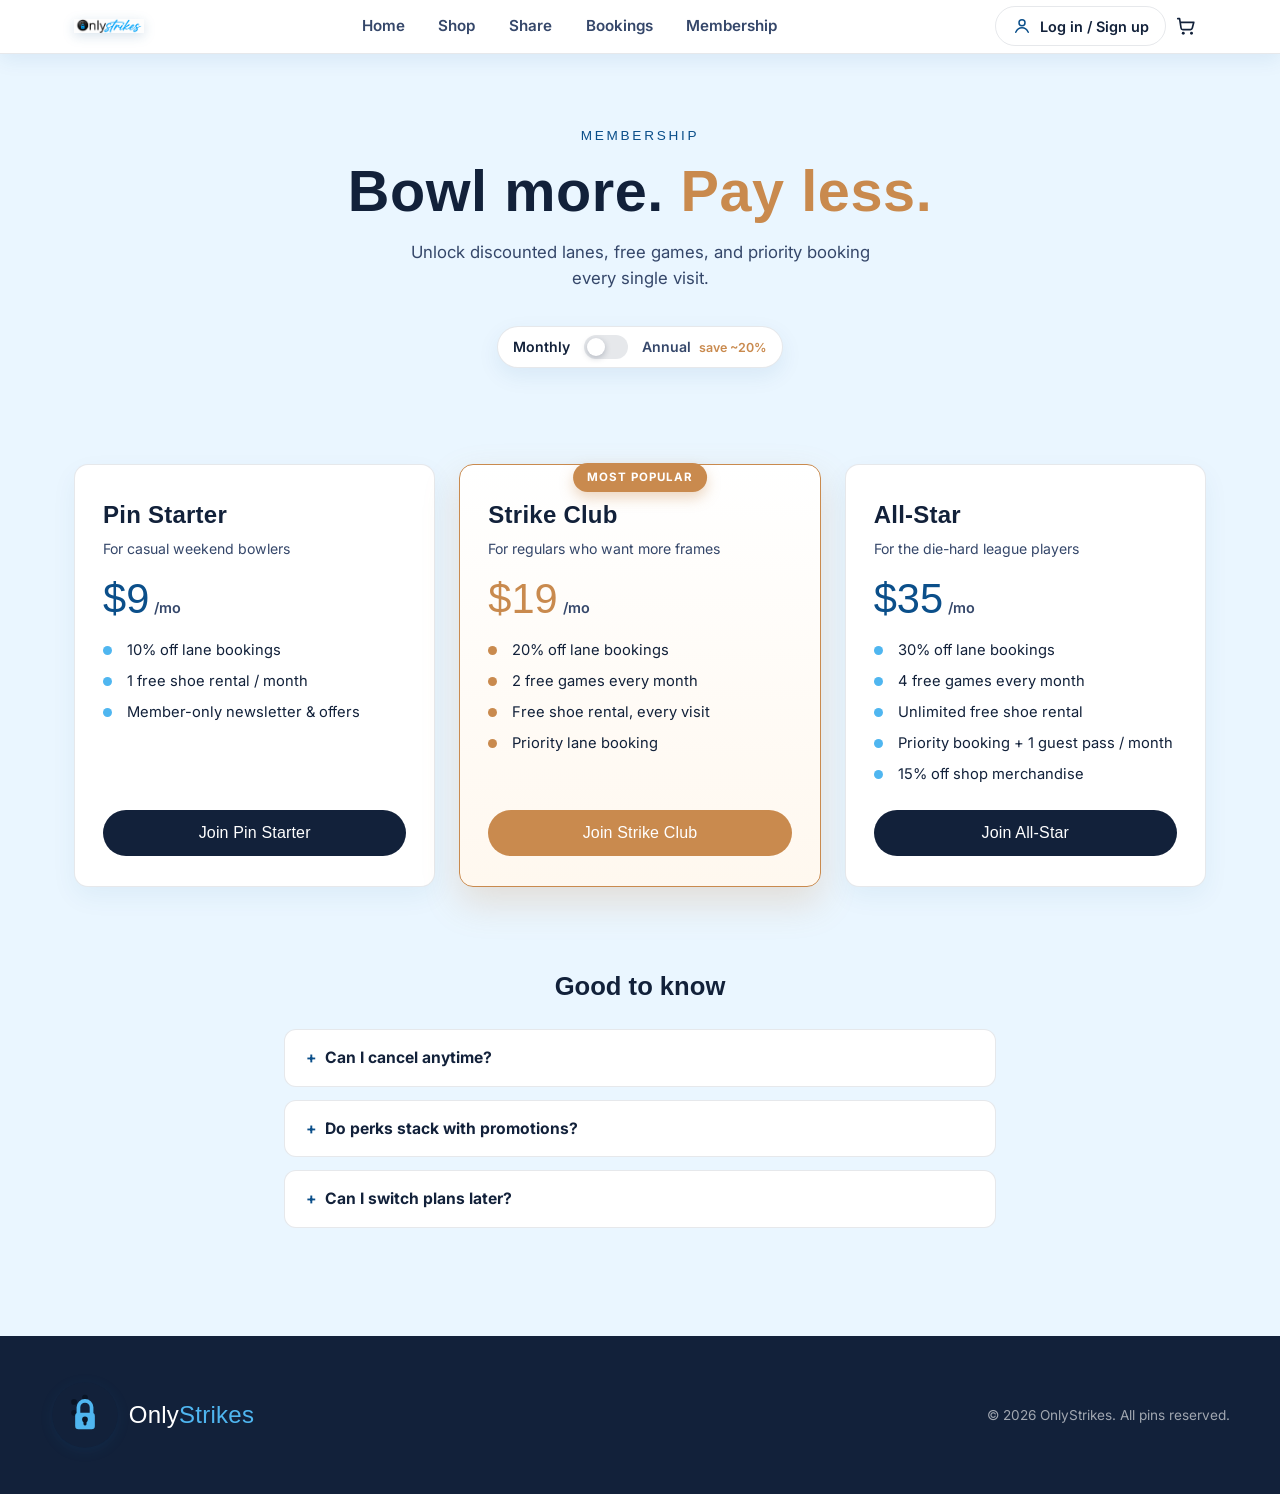
<file: Membership.html>
<html>
    <head>
        <title>OnlyStrikes — Membership</title>
        <link rel="stylesheet" href="styles.css">
        <link rel="stylesheet" href="membership.css">
        <link rel="preconnect" href="https://fonts.googleapis.com">
        <link rel="preconnect" href="https://fonts.gstatic.com" crossorigin>
        <link href="https://fonts.googleapis.com/css2?family=Oswald:wght@500;600;700&family=Inter:wght@400;500;600&family=Share+Tech+Mono&display=swap" rel="stylesheet">
    </head>
    <body>

    <header class="nav">
        <div class="nav__inner">
            <a href="https://howtotrainyourdragon2.github.io/OnlyStrike/" class="nav__brand" aria-label="OnlyStrikes home">
                <img class="nav__logo-icon" src="BrandLogo.png" alt="OnlyStrikes logo">
            </a>
            <nav class="nav__links" aria-label="Primary">
                <a href="https://howtotrainyourdragon2.github.io/OnlyStrike/">Home</a>
                <a href="https://howtotrainyourdragon2.github.io/OnlyStrike/Shop">Shop</a>
                <a href="https://howtotrainyourdragon2.github.io/OnlyStrike/ShareYourExp">Share</a>
                <a href="https://howtotrainyourdragon2.github.io/OnlyStrike/Booking">Bookings</a>
                <a href="https://howtotrainyourdragon2.github.io/OnlyStrike/Membership">Membership</a>
            </nav>
            <div class="nav__actions">
                <a href="https://howtotrainyourdragon2.github.io/OnlyStrike/UserLogin" class="nav__profile" aria-label="Log in or sign up">
                    <svg viewBox="0 0 24 24" fill="none" xmlns="http://www.w3.org/2000/svg" aria-hidden="true">
                        <circle cx="12" cy="8" r="3.6" stroke="currentColor" stroke-width="1.8"/>
                        <path d="M4.5 19.5c1.6-3.6 4.6-5.4 7.5-5.4s5.9 1.8 7.5 5.4" stroke="currentColor" stroke-width="1.8" stroke-linecap="round"/>
                    </svg>
                    <span>Log in / Sign up</span>
                </a>
                <a href="https://howtotrainyourdragon2.github.io/OnlyStrike/Cart" class="nav__cart nav__cart--active" aria-label="View cart">
                    <svg viewBox="0 0 24 24" fill="none" xmlns="http://www.w3.org/2000/svg" aria-hidden="true">
                        <circle cx="9" cy="20" r="1.6" fill="currentColor"/>
                        <circle cx="18" cy="20" r="1.6" fill="currentColor"/>
                        <path d="M3 4h2l1.6 10.2a2 2 0 0 0 2 1.8h8.2a2 2 0 0 0 2-1.6L20.5 8H6.2"
                              stroke="currentColor" stroke-width="1.8" stroke-linecap="round" stroke-linejoin="round"/>
                    </svg>
                    <span class="nav__cart-count" data-cart-count>0</span>
                </a>
            </div>
            <button class="nav__burger" aria-label="Toggle menu" aria-expanded="false">
            <span></span><span></span><span></span>
            </button>
        </div>
    </header>

    <main class="membership-page">

        <section class="membership-hero">
            <div class="membership-hero__pins" aria-hidden="true"></div>
            <p class="membership-hero__eyebrow">Membership</p>
            <h1 class="membership-hero__title">Bowl more. <span>Pay less.</span></h1>
            <p class="membership-hero__subtitle">Unlock discounted lanes, free games, and priority booking every single visit.</p>

            <div class="billing-toggle" role="group" aria-label="Billing cycle">
                <span class="billing-toggle__label billing-toggle__label--active" data-label="monthly">Monthly</span>
                <button type="button" class="billing-toggle__switch" id="billingSwitch" role="switch" aria-checked="false" aria-label="Toggle annual billing">
                    <span class="billing-toggle__knob"></span>
                </button>
                <span class="billing-toggle__label" data-label="annual">Annual <em>save ~20%</em></span>
            </div>
        </section>

        <section class="plans" aria-label="Membership plans">
            <div class="plan-grid">

                <article class="plan-card" data-plan="Pin Starter">
                    <div class="plan-card__head">
                        <h2 class="plan-card__name">Pin Starter</h2>
                        <p class="plan-card__tagline">For casual weekend bowlers</p>
                    </div>
                    <div class="plan-card__price">
                        <span class="plan-card__amount" data-monthly="9" data-annual="86">$9</span>
                        <span class="plan-card__cycle" data-cycle-monthly="/mo" data-cycle-annual="/yr">/mo</span>
                    </div>
                    <ul class="plan-card__perks">
                        <li>10% off lane bookings</li>
                        <li>1 free shoe rental / month</li>
                        <li>Member-only newsletter &amp; offers</li>
                    </ul>
                    <button type="button" class="plan-card__cta" data-perks="10% off lanes, 1 free shoe rental/mo">
                        <span>Join Pin Starter</span>
                    </button>
                </article>

                <article class="plan-card plan-card--featured" data-plan="Strike Club">
                    <p class="plan-card__badge">Most popular</p>
                    <div class="plan-card__head">
                        <h2 class="plan-card__name">Strike Club</h2>
                        <p class="plan-card__tagline">For regulars who want more frames</p>
                    </div>
                    <div class="plan-card__price">
                        <span class="plan-card__amount" data-monthly="19" data-annual="182">$19</span>
                        <span class="plan-card__cycle" data-cycle-monthly="/mo" data-cycle-annual="/yr">/mo</span>
                    </div>
                    <ul class="plan-card__perks">
                        <li>20% off lane bookings</li>
                        <li>2 free games every month</li>
                        <li>Free shoe rental, every visit</li>
                        <li>Priority lane booking</li>
                    </ul>
                    <button type="button" class="plan-card__cta" data-perks="20% off lanes, 2 free games/mo, priority booking">
                        <span>Join Strike Club</span>
                    </button>
                </article>

                <article class="plan-card" data-plan="All-Star">
                    <div class="plan-card__head">
                        <h2 class="plan-card__name">All-Star</h2>
                        <p class="plan-card__tagline">For the die-hard league players</p>
                    </div>
                    <div class="plan-card__price">
                        <span class="plan-card__amount" data-monthly="35" data-annual="336">$35</span>
                        <span class="plan-card__cycle" data-cycle-monthly="/mo" data-cycle-annual="/yr">/mo</span>
                    </div>
                    <ul class="plan-card__perks">
                        <li>30% off lane bookings</li>
                        <li>4 free games every month</li>
                        <li>Unlimited free shoe rental</li>
                        <li>Priority booking + 1 guest pass / month</li>
                        <li>15% off shop merchandise</li>
                    </ul>
                    <button type="button" class="plan-card__cta" data-perks="30% off lanes, 4 free games/mo, unlimited shoes, 15% off shop">
                        <span>Join All-Star</span>
                    </button>
                </article>

            </div>
        </section>

        <section class="membership-faq" aria-label="Frequently asked questions">
            <h2 class="membership-faq__title">Good to know</h2>
            <details class="faq-item">
                <summary>Can I cancel anytime?</summary>
                <p>Yes. Memberships renew automatically but can be cancelled from your account before the next billing date — no lock-in contracts.</p>
            </details>
            <details class="faq-item">
                <summary>Do perks stack with promotions?</summary>
                <p>Member discounts apply on top of standard rates, but can't be combined with other percentage-off promotions on the same booking.</p>
            </details>
            <details class="faq-item">
                <summary>Can I switch plans later?</summary>
                <p>Absolutely — upgrade or downgrade whenever you like. Changes take effect on your next billing cycle.</p>
            </details>
        </section>

    </main>

    <div class="cart-toast" id="cartToast" role="status" aria-live="polite" hidden>
        <span id="cartToastText">Added to cart</span>
    </div>

    <footer class="footer">
        <div class="footer__inner">
            <a href="#" class="nav__brand nav__brand--footer">
                <svg class="nav__logo-icon" viewBox="0 0 64 64" fill="none" xmlns="http://www.w3.org/2000/svg" aria-hidden="true">
                    <circle cx="32" cy="32" r="30" fill="#12213A"/>
                    <circle cx="22" cy="20" r="2.6" fill="#0A1526"/>
                    <circle cx="32" cy="16" r="2.6" fill="#0A1526"/>
                    <circle cx="22" cy="30" r="2.6" fill="#0A1526"/>
                    <rect x="23" y="30" width="18" height="15" rx="3" fill="#4FB6F0"/>
                    <path d="M26 30v-5a6 6 0 0 1 12 0v5" stroke="#4FB6F0" stroke-width="3.4" fill="none" stroke-linecap="round"/>
                    <circle cx="32" cy="36" r="2.6" fill="#0A1526"/>
                    <rect x="30.6" y="36" width="2.8" height="5.5" rx="1.2" fill="#0A1526"/>
                </svg>
                <span class="nav__brand-text">Only<em>Strikes</em></span>
            </a>
            <p class="footer__copy">&copy; 2026 OnlyStrikes. All pins reserved.</p>
        </div>
    </footer>

    <script>
        const nav = document.querySelector('.nav');
        let lastScrollY = window.scrollY;

        window.addEventListener('scroll', () => {
            const currentScrollY = window.scrollY;

            if (currentScrollY > lastScrollY && currentScrollY > 80) {
            nav.classList.add('nav--hidden');
            } else {
            nav.classList.remove('nav--hidden');
            }

            lastScrollY = currentScrollY;
        });
    </script>

    <script>
        // --- Shared cart helpers (same storage key / shape used across the site) ---
        const CART_KEY = 'onlystrikes_cart';

        function getCart() {
            try {
                return JSON.parse(localStorage.getItem(CART_KEY)) || [];
            } catch {
                return [];
            }
        }

        function saveCart(cart) {
            localStorage.setItem(CART_KEY, JSON.stringify(cart));
        }

        function updateCartBadge() {
            const cart = getCart();
            const badge = document.querySelector('[data-cart-count]');
            if (badge) {
                const count = cart.reduce((sum, item) => sum + (item.qty || 1), 0);
                badge.textContent = count;
                badge.setAttribute('data-cart-count', count);
            }
        }

        updateCartBadge();
    </script>

    <script>
        (function () {
            const billingSwitch = document.getElementById('billingSwitch');
            const labels = document.querySelectorAll('.billing-toggle__label');
            const amounts = document.querySelectorAll('.plan-card__amount');
            const cycles = document.querySelectorAll('.plan-card__cycle');
            const ctaButtons = document.querySelectorAll('.plan-card__cta');
            const toast = document.getElementById('cartToast');
            const toastText = document.getElementById('cartToastText');

            let billing = 'monthly'; // 'monthly' | 'annual'
            let toastTimer = null;

            function money(n) {
                return '$' + Number(n).toFixed(2).replace(/\.00$/, '');
            }

            function refreshPrices() {
                amounts.forEach((el) => {
                    const value = billing === 'annual' ? el.dataset.annual : el.dataset.monthly;
                    el.textContent = money(value);
                });
                cycles.forEach((el) => {
                    el.textContent = billing === 'annual' ? el.dataset.cycleAnnual : el.dataset.cycleMonthly;
                });
                labels.forEach((el) => {
                    el.classList.toggle('billing-toggle__label--active', el.dataset.label === billing);
                });
                billingSwitch.classList.toggle('billing-toggle__switch--on', billing === 'annual');
                billingSwitch.setAttribute('aria-checked', billing === 'annual');
            }

            billingSwitch.addEventListener('click', () => {
                billing = billing === 'monthly' ? 'annual' : 'monthly';
                refreshPrices();
            });

            function showToast(text) {
                toastText.textContent = text;
                toast.hidden = false;
                requestAnimationFrame(() => toast.classList.add('cart-toast--visible'));
                clearTimeout(toastTimer);
                toastTimer = setTimeout(() => {
                    toast.classList.remove('cart-toast--visible');
                    setTimeout(() => { toast.hidden = true; }, 250);
                }, 2600);
            }

            ctaButtons.forEach((button) => {
                button.addEventListener('click', () => {
                    const card = button.closest('.plan-card');
                    const planName = card.dataset.plan;
                    const amountEl = card.querySelector('.plan-card__amount');
                    const price = Number(billing === 'annual' ? amountEl.dataset.annual : amountEl.dataset.monthly);
                    const billingLabel = billing === 'annual' ? 'Annual' : 'Monthly';
                    const perks = button.dataset.perks;

                    const cart = getCart();
                    const item = {
                        id: 'OS-MEM-' + Math.random().toString(36).slice(2, 8).toUpperCase(),
                        type: 'membership',
                        name: planName + ' Membership (' + billingLabel + ')',
                        price: price,
                        qty: 1,
                        image: 'BrandLogo.png',
                        details: {
                            plan: planName,
                            billing: billingLabel,
                            perks: perks
                        }
                    };
                    cart.push(item);
                    saveCart(cart);
                    updateCartBadge();

                    const originalText = button.querySelector('span').textContent;
                    button.querySelector('span').textContent = 'Added ✓';
                    button.classList.add('plan-card__cta--added');
                    setTimeout(() => {
                        button.querySelector('span').textContent = originalText;
                        button.classList.remove('plan-card__cta--added');
                    }, 1600);

                    showToast(planName + ' added to cart');
                });
            });

            refreshPrices();
        })();
    </script>
    </body>
</html>
</file>
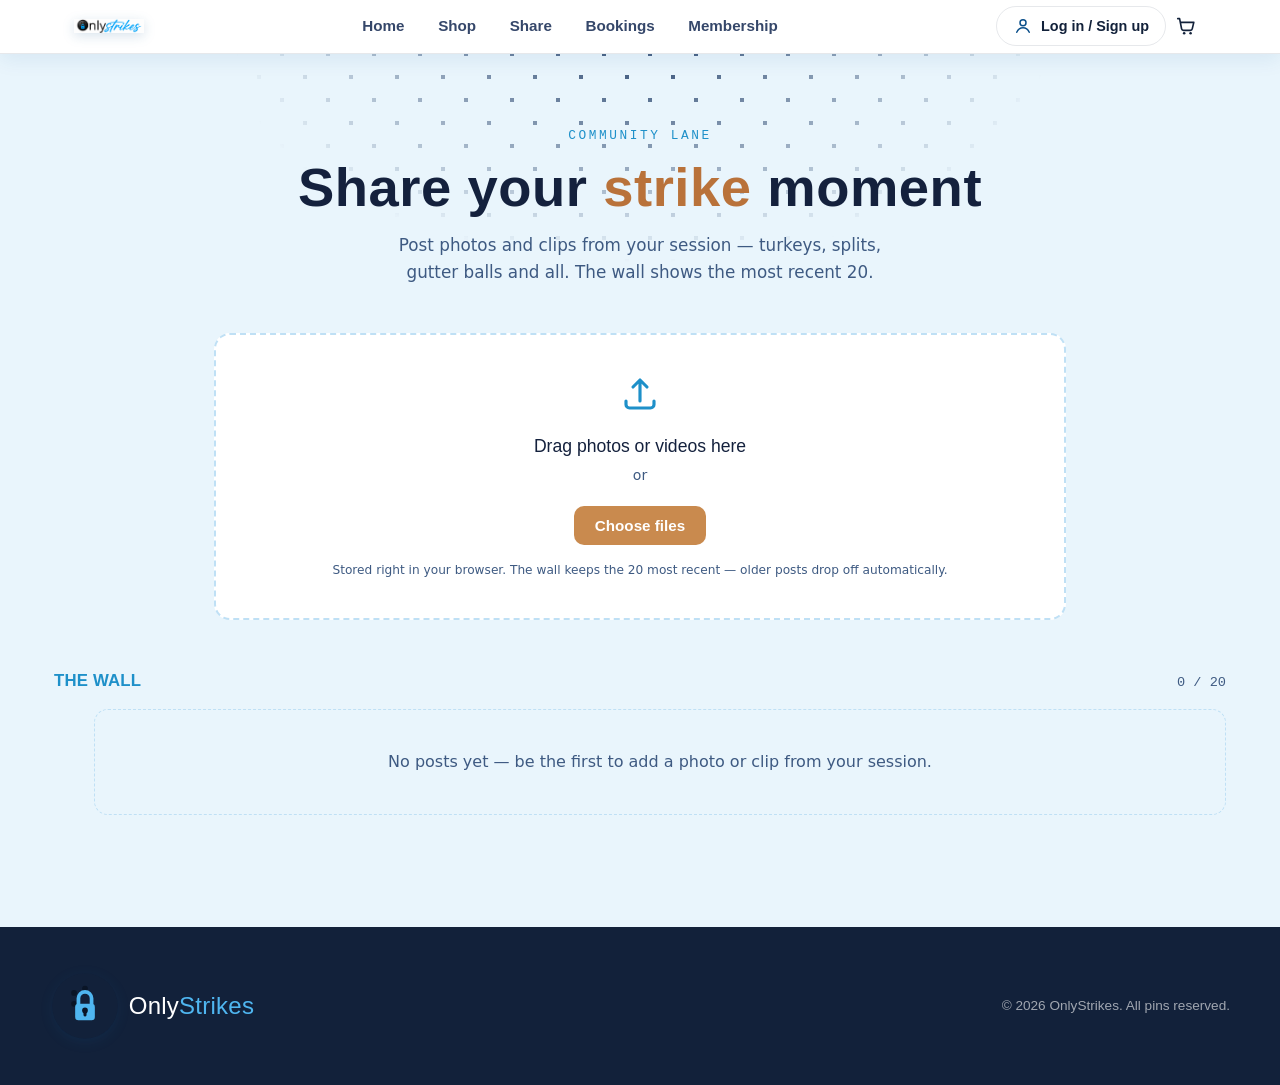
<file: ShareYourExp.html>
<html>
    <head>
        <title>OnlyStrikes — Share Your Experience</title>
        <link rel="stylesheet" href="styles.css">
        <link rel="stylesheet" href="share.css">
    </head>
    <body>

    <header class="nav">
        <div class="nav__inner">
            <a href="https://howtotrainyourdragon2.github.io/OnlyStrike/" class="nav__brand" aria-label="OnlyStrikes home">
                <img class="nav__logo-icon" src="BrandLogo.png" alt="OnlyStrikes logo">
            </a>
            <nav class="nav__links" aria-label="Primary">
                <a href="https://howtotrainyourdragon2.github.io/OnlyStrike/">Home</a>
                <a href="https://howtotrainyourdragon2.github.io/OnlyStrike/Shop">Shop</a>
                <a href="https://howtotrainyourdragon2.github.io/OnlyStrike/ShareYourExp">Share</a>
                <a href="https://howtotrainyourdragon2.github.io/OnlyStrike/Booking">Bookings</a>
                <a href="https://howtotrainyourdragon2.github.io/OnlyStrike/Membership">Membership</a>
            </nav>
            <div class="nav__actions">
                <a href="https://howtotrainyourdragon2.github.io/OnlyStrike/UserLogin" class="nav__profile" aria-label="Log in or sign up">
                    <svg viewBox="0 0 24 24" fill="none" xmlns="http://www.w3.org/2000/svg" aria-hidden="true">
                        <circle cx="12" cy="8" r="3.6" stroke="currentColor" stroke-width="1.8"/>
                        <path d="M4.5 19.5c1.6-3.6 4.6-5.4 7.5-5.4s5.9 1.8 7.5 5.4" stroke="currentColor" stroke-width="1.8" stroke-linecap="round"/>
                    </svg>
                    <span>Log in / Sign up</span>
                </a>
                <a href="https://howtotrainyourdragon2.github.io/OnlyStrike/Cart" class="nav__cart" aria-label="View cart">
                    <svg viewBox="0 0 24 24" fill="none" xmlns="http://www.w3.org/2000/svg" aria-hidden="true">
                        <path d="M3 4h2l2.2 11.2a2 2 0 0 0 2 1.6h7.6a2 2 0 0 0 2-1.6L20.5 8H6.2" stroke="currentColor" stroke-width="1.8" stroke-linecap="round" stroke-linejoin="round"/>
                        <circle cx="10" cy="20" r="1.4" fill="currentColor"/>
                        <circle cx="17" cy="20" r="1.4" fill="currentColor"/>
                    </svg>
                    <span class="nav__cart-count" data-cart-count="0">0</span>
                </a>
            </div>
            <button class="nav__burger" aria-label="Toggle menu" aria-expanded="false">
            <span></span><span></span><span></span>
            </button>
        </div>
    </header>

    <main class="page-content share-page">

        <section class="share-hero">
            <div class="share-hero__pins" aria-hidden="true"></div>
            <p class="share-hero__eyebrow">Community Lane</p>
            <h1 class="share-hero__title">Share your <em>strike</em> moment</h1>
            <p class="share-hero__subtitle">Post photos and clips from your session — turkeys, splits, gutter balls and all. The wall shows the most recent 20.</p>
        </section>

        <div class="share-upload">
            <div class="share-dropzone" id="shareDropzone">
                <svg class="share-dropzone__icon" viewBox="0 0 24 24" fill="none" xmlns="http://www.w3.org/2000/svg" aria-hidden="true">
                    <path d="M12 16V4M12 4l-4 4M12 4l4 4" stroke="currentColor" stroke-width="1.8" stroke-linecap="round" stroke-linejoin="round"/>
                    <path d="M4 16v2a2 2 0 0 0 2 2h12a2 2 0 0 0 2-2v-2" stroke="currentColor" stroke-width="1.8" stroke-linecap="round" stroke-linejoin="round"/>
                </svg>
                <p class="share-dropzone__title">Drag photos or videos here</p>
                <p class="share-dropzone__hint">or</p>
                <button class="share-dropzone__btn" type="button">Choose files</button>
                <input class="share-dropzone__input" id="shareFileInput" type="file" accept="image/*,video/*" multiple aria-label="Upload photos or videos">
                <p class="share-dropzone__note">Stored right in your browser. The wall keeps the 20 most recent — older posts drop off automatically.</p>
            </div>
        </div>

        <section class="share-gallery">
            <div class="share-gallery__header">
                <h2 class="share-gallery__title">The wall</h2>
                <span class="share-gallery__count" id="shareCount">0 / 20</span>
            </div>
            <ul class="share-grid" id="shareGrid" aria-label="Shared photos and videos"></ul>
        </section>

    </main>

    <div class="share-toast" id="shareToast" role="status" aria-live="polite"></div>

    <footer class="footer">
        <div class="footer__inner">
            <a href="#" class="nav__brand nav__brand--footer">
                <svg class="nav__logo-icon" viewBox="0 0 64 64" fill="none" xmlns="http://www.w3.org/2000/svg" aria-hidden="true">
                    <circle cx="32" cy="32" r="30" fill="#12213A"/>
                    <circle cx="22" cy="20" r="2.6" fill="#0A1526"/>
                    <circle cx="32" cy="16" r="2.6" fill="#0A1526"/>
                    <circle cx="22" cy="30" r="2.6" fill="#0A1526"/>
                    <rect x="23" y="30" width="18" height="15" rx="3" fill="#4FB6F0"/>
                    <path d="M26 30v-5a6 6 0 0 1 12 0v5" stroke="#4FB6F0" stroke-width="3.4" fill="none" stroke-linecap="round"/>
                    <circle cx="32" cy="36" r="2.6" fill="#0A1526"/>
                    <rect x="30.6" y="36" width="2.8" height="5.5" rx="1.2" fill="#0A1526"/>
                </svg>
                <span class="nav__brand-text">Only<em>Strikes</em></span>
            </a>
            <p class="footer__copy">&copy; 2026 OnlyStrikes. All pins reserved.</p>
        </div>
    </footer>

    <script>
        const nav = document.querySelector('.nav');
        let lastScrollY = window.scrollY;

        window.addEventListener('scroll', () => {
            const currentScrollY = window.scrollY;

            if (currentScrollY > lastScrollY && currentScrollY > 80) {
                nav.classList.add('nav--hidden');
            } else {
                nav.classList.remove('nav--hidden');
            }

            lastScrollY = currentScrollY;
        });

        // --- Cart badge (reads the same cart other pages write to) ---
        function updateCartBadge() {
            try {
                const cart = JSON.parse(localStorage.getItem('onlystrikes_cart')) || [];
                const badge = document.querySelector('[data-cart-count]');
                if (badge) {
                    const count = cart.reduce((sum, item) => sum + item.qty, 0);
                    badge.textContent = count;
                    badge.setAttribute('data-cart-count', count);
                }
            } catch {}
        }
        updateCartBadge();

        // --- Shared media wall ---
        const MEDIA_KEY = 'onlystrikes_shared_media';
        const MAX_ITEMS = 20;

        function getMedia() {
            try {
                return JSON.parse(localStorage.getItem(MEDIA_KEY)) || [];
            } catch {
                return [];
            }
        }

        function saveMedia(media) {
            try {
                localStorage.setItem(MEDIA_KEY, JSON.stringify(media));
                return true;
            } catch {
                return false;
            }
        }

        const shareGrid = document.getElementById('shareGrid');
        const shareCount = document.getElementById('shareCount');
        const shareToast = document.getElementById('shareToast');
        const shareDropzone = document.getElementById('shareDropzone');
        const shareFileInput = document.getElementById('shareFileInput');

        let toastTimer = null;
        function showToast(message) {
            shareToast.textContent = message;
            shareToast.classList.add('share-toast--visible');
            clearTimeout(toastTimer);
            toastTimer = setTimeout(() => shareToast.classList.remove('share-toast--visible'), 1600);
        }

        function renderGallery() {
            const media = getMedia();
            shareCount.textContent = `${media.length} / ${MAX_ITEMS}`;

            if (media.length === 0) {
                shareGrid.innerHTML = `<li class="share-empty">No posts yet — be the first to add a photo or clip from your session.</li>`;
                return;
            }

            // Most recent first
            shareGrid.innerHTML = [...media].reverse().map(item => `
                <li class="share-tile" data-id="${item.id}">
                    ${item.type === 'video'
                        ? `<video class="share-tile__media" src="${item.dataUrl}" muted playsinline controls></video>`
                        : `<img class="share-tile__media" src="${item.dataUrl}" alt="${item.name}">`}
                    <span class="share-tile__badge">${item.type === 'video' ? 'Video' : 'Photo'}</span>
                    <button class="share-tile__remove" type="button" data-action="remove" aria-label="Remove post">&times;</button>
                    <span class="share-tile__caption">${item.name}</span>
                </li>
            `).join('');
        }

        function addFiles(fileList) {
            const files = Array.from(fileList).filter(f => f.type.startsWith('image/') || f.type.startsWith('video/'));
            if (files.length === 0) return;

            let remaining = files.length;
            let addedCount = 0;
            let failedCount = 0;

            files.forEach(file => {
                const reader = new FileReader();
                reader.onload = () => {
                    let media = getMedia();
                    media.push({
                        id: `${Date.now()}-${Math.random().toString(36).slice(2, 8)}`,
                        type: file.type.startsWith('video/') ? 'video' : 'image',
                        name: file.name,
                        dataUrl: reader.result,
                        addedAt: Date.now()
                    });

                    // Keep only the most recent MAX_ITEMS — drop oldest once we go past it
                    if (media.length > MAX_ITEMS) {
                        media = media.slice(media.length - MAX_ITEMS);
                    }

                    const saved = saveMedia(media);
                    if (saved) {
                        addedCount++;
                    } else {
                        failedCount++;
                    }

                    remaining--;
                    if (remaining === 0) {
                        renderGallery();
                        if (failedCount > 0) {
                            showToast(`Added ${addedCount}, but ${failedCount} didn't fit in local storage`);
                        } else {
                            showToast(addedCount === 1 ? 'Post added to the wall' : `${addedCount} posts added to the wall`);
                        }
                    }
                };
                reader.onerror = () => {
                    failedCount++;
                    remaining--;
                    if (remaining === 0) {
                        renderGallery();
                        showToast('Something went wrong reading one or more files');
                    }
                };
                reader.readAsDataURL(file);
            });
        }

        shareFileInput.addEventListener('change', (e) => {
            addFiles(e.target.files);
            e.target.value = '';
        });

        ['dragenter', 'dragover'].forEach(evt => {
            shareDropzone.addEventListener(evt, (e) => {
                e.preventDefault();
                shareDropzone.classList.add('share-dropzone--active');
            });
        });

        ['dragleave', 'drop'].forEach(evt => {
            shareDropzone.addEventListener(evt, (e) => {
                e.preventDefault();
                shareDropzone.classList.remove('share-dropzone--active');
            });
        });

        shareDropzone.addEventListener('drop', (e) => {
            if (e.dataTransfer?.files?.length) {
                addFiles(e.dataTransfer.files);
            }
        });

        shareGrid.addEventListener('click', (e) => {
            const btn = e.target.closest('[data-action="remove"]');
            if (!btn) return;
            const tile = e.target.closest('.share-tile');
            const id = tile.dataset.id;
            const media = getMedia().filter(item => item.id !== id);
            saveMedia(media);
            renderGallery();
            showToast('Post removed');
        });

        renderGallery();
    </script>
    </body>
</html>
</file>
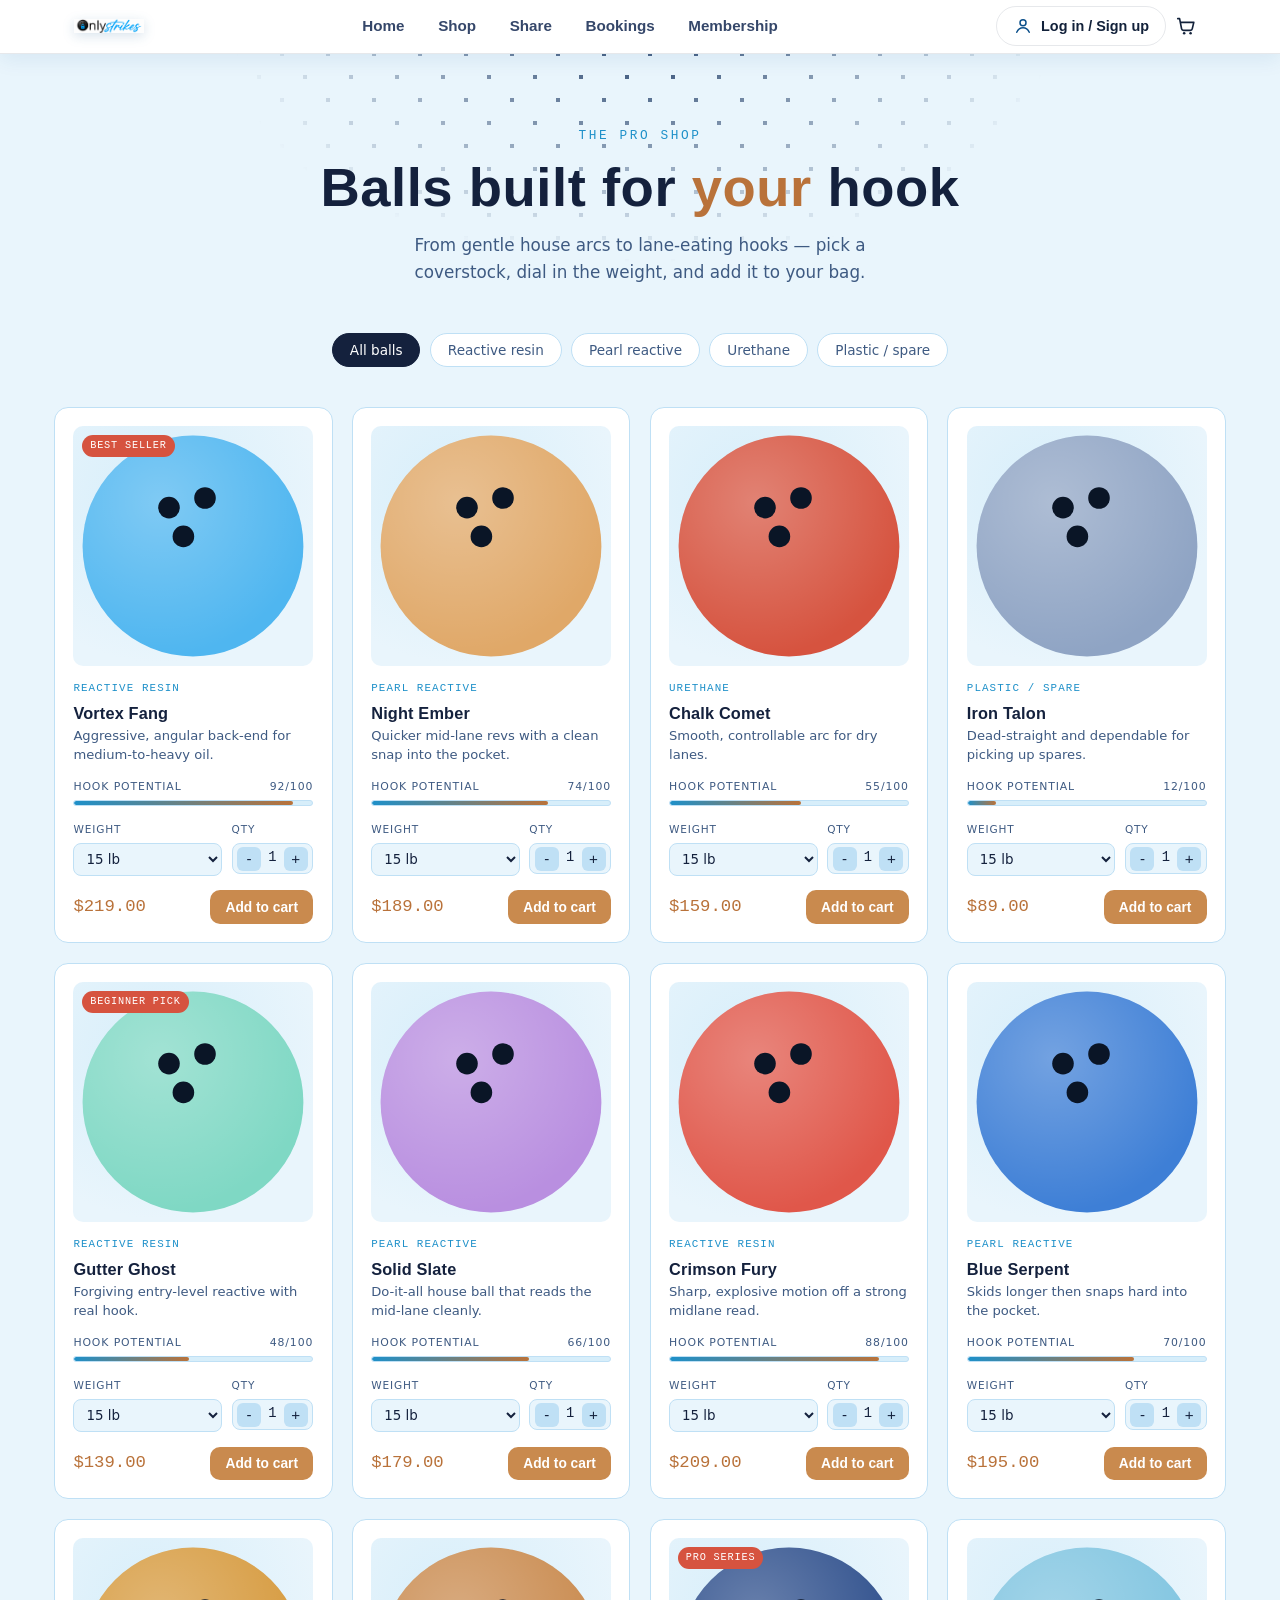
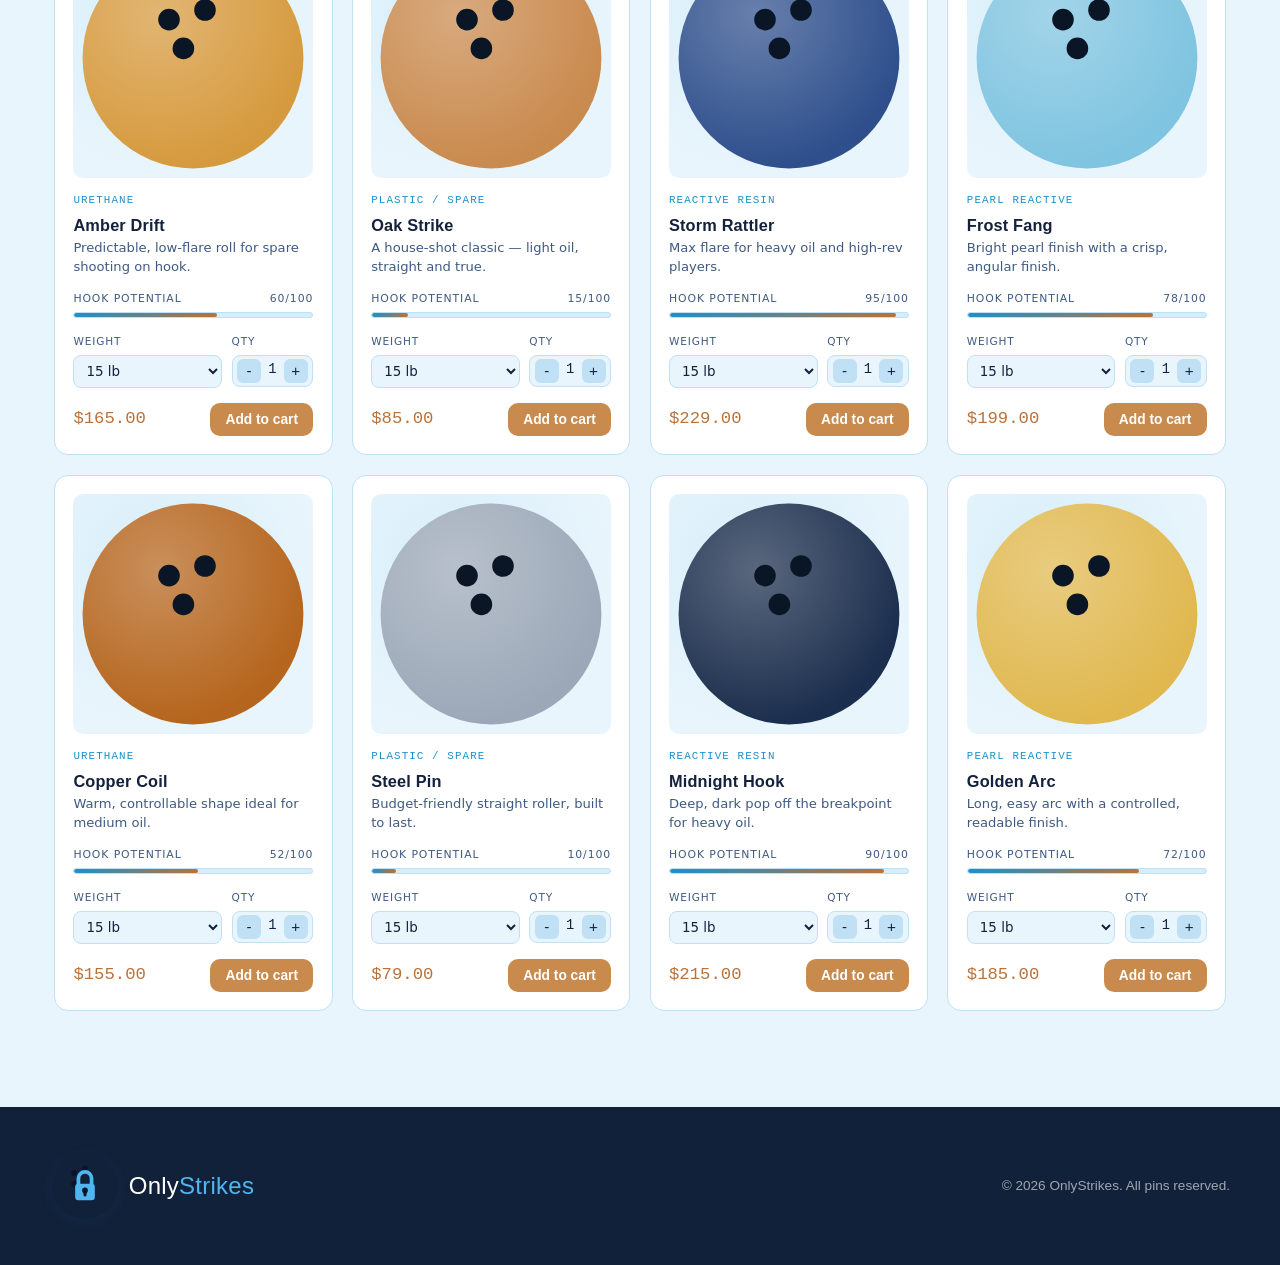
<file: Shop.html>
<html>
    <head>
        <title>OnlyStrikes — Ball Shop</title>
        <link rel="stylesheet" href="styles.css">
        <link rel="stylesheet" href="shop.css">
    </head>
    <body>

    <header class="nav">
        <div class="nav__inner">
            <a href="https://howtotrainyourdragon2.github.io/OnlyStrike/" class="nav__brand" aria-label="OnlyStrikes home">
                <img class="nav__logo-icon" src="BrandLogo.png" alt="OnlyStrikes logo">
            </a>
            <nav class="nav__links" aria-label="Primary">
                <a href="https://howtotrainyourdragon2.github.io/OnlyStrike/">Home</a>
                <a href="https://howtotrainyourdragon2.github.io/OnlyStrike/Shop">Shop</a>
                <a href="https://howtotrainyourdragon2.github.io/OnlyStrike/ShareYourExp">Share</a>
                <a href="https://howtotrainyourdragon2.github.io/OnlyStrike/Booking">Bookings</a>
                <a href="https://howtotrainyourdragon2.github.io/OnlyStrike/Membership">Membership</a>
            </nav>
            <div class="nav__actions">
                <a href="https://howtotrainyourdragon2.github.io/OnlyStrike/UserLogin" class="nav__profile" aria-label="Log in or sign up">
                    <svg viewBox="0 0 24 24" fill="none" xmlns="http://www.w3.org/2000/svg" aria-hidden="true">
                        <circle cx="12" cy="8" r="3.6" stroke="currentColor" stroke-width="1.8"/>
                        <path d="M4.5 19.5c1.6-3.6 4.6-5.4 7.5-5.4s5.9 1.8 7.5 5.4" stroke="currentColor" stroke-width="1.8" stroke-linecap="round"/>
                    </svg>
                    <span>Log in / Sign up</span>
                </a>
                <a href="https://howtotrainyourdragon2.github.io/OnlyStrike/Cart" class="nav__cart" aria-label="View cart">
                    <svg viewBox="0 0 24 24" fill="none" xmlns="http://www.w3.org/2000/svg" aria-hidden="true">
                        <path d="M3 4h2l2.2 11.2a2 2 0 0 0 2 1.6h7.6a2 2 0 0 0 2-1.6L20.5 8H6.2" stroke="currentColor" stroke-width="1.8" stroke-linecap="round" stroke-linejoin="round"/>
                        <circle cx="10" cy="20" r="1.4" fill="currentColor"/>
                        <circle cx="17" cy="20" r="1.4" fill="currentColor"/>
                    </svg>
                    <span class="nav__cart-count" data-cart-count="0">0</span>
                </a>
            </div>
            <button class="nav__burger" aria-label="Toggle menu" aria-expanded="false">
            <span></span><span></span><span></span>
            </button>
        </div>
    </header>

    <main class="page-content shop-page">

        <section class="shop-hero">
            <div class="shop-hero__lanes" aria-hidden="true"></div>
            <p class="shop-hero__eyebrow">The Pro Shop</p>
            <h1 class="shop-hero__title">Balls built for <em>your</em> hook</h1>
            <p class="shop-hero__subtitle">From gentle house arcs to lane-eating hooks — pick a coverstock, dial in the weight, and add it to your bag.</p>
        </section>

        <div class="shop-filter-bar" role="group" aria-label="Filter by coverstock">
            <button class="shop-filter" type="button" data-filter="all" aria-pressed="true">All balls</button>
            <button class="shop-filter" type="button" data-filter="reactive">Reactive resin</button>
            <button class="shop-filter" type="button" data-filter="pearl">Pearl reactive</button>
            <button class="shop-filter" type="button" data-filter="urethane">Urethane</button>
            <button class="shop-filter" type="button" data-filter="plastic">Plastic / spare</button>
        </div>

        <ul class="shop-grid" id="shopGrid" aria-label="Bowling balls"></ul>

    </main>

    <div class="shop-toast" id="shopToast" role="status" aria-live="polite"></div>

    <footer class="footer">
        <div class="footer__inner">
            <a href="#" class="nav__brand nav__brand--footer">
                <svg class="nav__logo-icon" viewBox="0 0 64 64" fill="none" xmlns="http://www.w3.org/2000/svg" aria-hidden="true">
                    <circle cx="32" cy="32" r="30" fill="#12213A"/>
                    <circle cx="22" cy="20" r="2.6" fill="#0A1526"/>
                    <circle cx="32" cy="16" r="2.6" fill="#0A1526"/>
                    <circle cx="22" cy="30" r="2.6" fill="#0A1526"/>
                    <rect x="23" y="30" width="18" height="15" rx="3" fill="#4FB6F0"/>
                    <path d="M26 30v-5a6 6 0 0 1 12 0v5" stroke="#4FB6F0" stroke-width="3.4" fill="none" stroke-linecap="round"/>
                    <circle cx="32" cy="36" r="2.6" fill="#0A1526"/>
                    <rect x="30.6" y="36" width="2.8" height="5.5" rx="1.2" fill="#0A1526"/>
                </svg>
                <span class="nav__brand-text">Only<em>Strikes</em></span>
            </a>
            <p class="footer__copy">&copy; 2026 OnlyStrikes. All pins reserved.</p>
        </div>
    </footer>

    <script>
        const nav = document.querySelector('.nav');
        let lastScrollY = window.scrollY;

        window.addEventListener('scroll', () => {
            const currentScrollY = window.scrollY;

            if (currentScrollY > lastScrollY && currentScrollY > 80) {
                nav.classList.add('nav--hidden');
            } else {
                nav.classList.remove('nav--hidden');
            }

            lastScrollY = currentScrollY;
        });

        // --- Shared cart (same localStorage contract as the Cart page) ---
        const CART_KEY = 'onlystrikes_cart';

        function getCart() {
            try {
                return JSON.parse(localStorage.getItem(CART_KEY)) || [];
            } catch {
                return [];
            }
        }

        function saveCart(cart) {
            localStorage.setItem(CART_KEY, JSON.stringify(cart));
        }

        function updateCartBadge() {
            const cart = getCart();
            const badge = document.querySelector('[data-cart-count]');
            if (badge) {
                const count = cart.reduce((sum, item) => sum + item.qty, 0);
                badge.textContent = count;
                badge.setAttribute('data-cart-count', count);
            }
        }

        function ballIcon(accent) {
            const svg = `<svg viewBox="0 0 100 100" xmlns="http://www.w3.org/2000/svg">
                <circle cx="50" cy="50" r="46" fill="${accent}"/>
                <circle cx="50" cy="50" r="46" fill="url(#g)" opacity="0.5"/>
                <defs>
                    <radialGradient id="g" cx="35%" cy="30%" r="70%">
                        <stop offset="0%" stop-color="#ffffff" stop-opacity="0.55"/>
                        <stop offset="100%" stop-color="#ffffff" stop-opacity="0"/>
                    </radialGradient>
                </defs>
                <circle cx="40" cy="34" r="4.5" fill="#0A1526"/>
                <circle cx="55" cy="30" r="4.5" fill="#0A1526"/>
                <circle cx="46" cy="46" r="4.5" fill="#0A1526"/>
            </svg>`;
            return 'data:image/svg+xml;utf8,' + encodeURIComponent(svg);
        }

        // --- Catalog ---
        const PRODUCTS = [
            { id: 'vortex-fang', name: 'Vortex Fang', coverstock: 'Reactive resin', filterKey: 'reactive', tag: 'Best seller', desc: 'Aggressive, angular back-end for medium-to-heavy oil.', hook: 92, price: 219, accent: '#4FB6F0' },
            { id: 'night-ember', name: 'Night Ember', coverstock: 'Pearl reactive', filterKey: 'pearl', desc: 'Quicker mid-lane revs with a clean snap into the pocket.', hook: 74, price: 189, accent: '#E0A868' },
            { id: 'chalk-comet', name: 'Chalk Comet', coverstock: 'Urethane', filterKey: 'urethane', desc: 'Smooth, controllable arc for dry lanes.', hook: 55, price: 159, accent: '#D6533F' },
            { id: 'iron-talon', name: 'Iron Talon', coverstock: 'Plastic / spare', filterKey: 'plastic', desc: 'Dead-straight and dependable for picking up spares.', hook: 12, price: 89, accent: '#8FA4C4' },
            { id: 'gutter-ghost', name: 'Gutter Ghost', coverstock: 'Reactive resin', filterKey: 'reactive', tag: 'Beginner pick', desc: 'Forgiving entry-level reactive with real hook.', hook: 48, price: 139, accent: '#7FD8C4' },
            { id: 'solid-slate', name: 'Solid Slate', coverstock: 'Pearl reactive', filterKey: 'pearl', desc: 'Do-it-all house ball that reads the mid-lane cleanly.', hook: 66, price: 179, accent: '#B98FE0' },
            { id: 'crimson-fury', name: 'Crimson Fury', coverstock: 'Reactive resin', filterKey: 'reactive', desc: 'Sharp, explosive motion off a strong midlane read.', hook: 88, price: 209, accent: '#E0574A' },
            { id: 'blue-serpent', name: 'Blue Serpent', coverstock: 'Pearl reactive', filterKey: 'pearl', desc: 'Skids longer then snaps hard into the pocket.', hook: 70, price: 195, accent: '#3E7FD6' },
            { id: 'amber-drift', name: 'Amber Drift', coverstock: 'Urethane', filterKey: 'urethane', desc: 'Predictable, low-flare roll for spare shooting on hook.', hook: 60, price: 165, accent: '#D69A3E' },
            { id: 'oak-strike', name: 'Oak Strike', coverstock: 'Plastic / spare', filterKey: 'plastic', desc: 'A house-shot classic — light oil, straight and true.', hook: 15, price: 85, accent: '#C98A4E' },
            { id: 'storm-rattler', name: 'Storm Rattler', coverstock: 'Reactive resin', filterKey: 'reactive', tag: 'Pro series', desc: 'Max flare for heavy oil and high-rev players.', hook: 95, price: 229, accent: '#2E4F8C' },
            { id: 'frost-fang', name: 'Frost Fang', coverstock: 'Pearl reactive', filterKey: 'pearl', desc: 'Bright pearl finish with a crisp, angular finish.', hook: 78, price: 199, accent: '#7FC4E0' },
            { id: 'copper-coil', name: 'Copper Coil', coverstock: 'Urethane', filterKey: 'urethane', desc: 'Warm, controllable shape ideal for medium oil.', hook: 52, price: 155, accent: '#B5651D' },
            { id: 'steel-pin', name: 'Steel Pin', coverstock: 'Plastic / spare', filterKey: 'plastic', desc: 'Budget-friendly straight roller, built to last.', hook: 10, price: 79, accent: '#9CA8B8' },
            { id: 'midnight-hook', name: 'Midnight Hook', coverstock: 'Reactive resin', filterKey: 'reactive', desc: 'Deep, dark pop off the breakpoint for heavy oil.', hook: 90, price: 215, accent: '#1B2E4D' },
            { id: 'golden-arc', name: 'Golden Arc', coverstock: 'Pearl reactive', filterKey: 'pearl', desc: 'Long, easy arc with a controlled, readable finish.', hook: 72, price: 185, accent: '#E0B84F' }
        ];

        const shopGrid = document.getElementById('shopGrid');

        function renderGrid(filter) {
            const items = filter === 'all' ? PRODUCTS : PRODUCTS.filter(p => p.filterKey === filter);

            shopGrid.innerHTML = items.map(p => `
                <li class="shop-card" data-id="${p.id}">
                    <div class="shop-card__image-wrap">
                        ${p.tag ? `<span class="shop-card__tag">${p.tag}</span>` : ''}
                        <img class="shop-card__image" src="${ballIcon(p.accent)}" alt="${p.name} bowling ball">
                    </div>
                    <p class="shop-card__coverstock">${p.coverstock}</p>
                    <h3 class="shop-card__name">${p.name}</h3>
                    <p class="shop-card__desc">${p.desc}</p>

                    <div class="shop-card__hook">
                        <div class="shop-card__hook-label">
                            <span>Hook potential</span>
                            <span>${p.hook}/100</span>
                        </div>
                        <div class="shop-card__hook-track">
                            <div class="shop-card__hook-fill" style="width:${p.hook}%"></div>
                        </div>
                    </div>

                    <div class="shop-card__options">
                        <div class="shop-card__field">
                            <label for="weight-${p.id}">Weight</label>
                            <select id="weight-${p.id}" class="shop-weight-select">
                                ${[16,15,14,13,12,11,10,9,8,7,6].map(w => `<option value="${w}" ${w === 15 ? 'selected' : ''}>${w} lb</option>`).join('')}
                            </select>
                        </div>
                        <div class="shop-card__field">
                            <label>Qty</label>
                            <div class="shop-card__qty">
                                <button class="shop-qty-btn" type="button" data-action="decrease" aria-label="Decrease quantity">-</button>
                                <span class="shop-qty-value">1</span>
                                <button class="shop-qty-btn" type="button" data-action="increase" aria-label="Increase quantity">+</button>
                            </div>
                        </div>
                    </div>

                    <div class="shop-card__footer">
                        <span class="shop-card__price">$${p.price.toFixed(2)}</span>
                        <button class="shop-add-btn" type="button" data-action="add">Add to cart</button>
                    </div>
                </li>
            `).join('');
        }

        renderGrid('all');
        updateCartBadge();

        document.querySelector('.shop-filter-bar').addEventListener('click', (e) => {
            const btn = e.target.closest('.shop-filter');
            if (!btn) return;
            document.querySelectorAll('.shop-filter').forEach(b => b.setAttribute('aria-pressed', 'false'));
            btn.setAttribute('aria-pressed', 'true');
            renderGrid(btn.dataset.filter);
        });

        let toastTimer = null;
        function showToast(message) {
            const toast = document.getElementById('shopToast');
            toast.textContent = message;
            toast.classList.add('shop-toast--visible');
            clearTimeout(toastTimer);
            toastTimer = setTimeout(() => toast.classList.remove('shop-toast--visible'), 1400);
        }

        shopGrid.addEventListener('click', (e) => {
            const card = e.target.closest('.shop-card');
            if (!card) return;
            const qtyValue = card.querySelector('.shop-qty-value');

            if (e.target.closest('[data-action="increase"]')) {
                qtyValue.textContent = Math.min(4, Number(qtyValue.textContent) + 1);
                return;
            }
            if (e.target.closest('[data-action="decrease"]')) {
                qtyValue.textContent = Math.max(1, Number(qtyValue.textContent) - 1);
                return;
            }

            if (e.target.closest('[data-action="add"]')) {
                const addBtn = e.target.closest('[data-action="add"]');
                const product = PRODUCTS.find(p => p.id === card.dataset.id);
                const weight = card.querySelector('.shop-weight-select').value;
                const qty = Number(qtyValue.textContent);
                const variantId = `${product.id}-${weight}lb`;

                const cart = getCart();
                const existing = cart.find(item => item.id === variantId);
                if (existing) {
                    existing.qty += qty;
                } else {
                    cart.push({
                        id: variantId,
                        name: `${product.name} — ${weight}lb`,
                        price: product.price,
                        qty: qty,
                        image: ballIcon(product.accent),
                        type: 'product'
                    });
                }
                saveCart(cart);
                updateCartBadge();
                showToast(`${product.name} (${weight}lb) added to cart`);

                // Quick visual confirmation on the button itself — no page navigation
                const originalLabel = addBtn.textContent;
                addBtn.textContent = 'Added ✓';
                addBtn.classList.add('shop-add-btn--done');
                setTimeout(() => {
                    addBtn.textContent = originalLabel;
                    addBtn.classList.remove('shop-add-btn--done');
                }, 900);
            }
        });
    </script>
    </body>
</html>
</file>
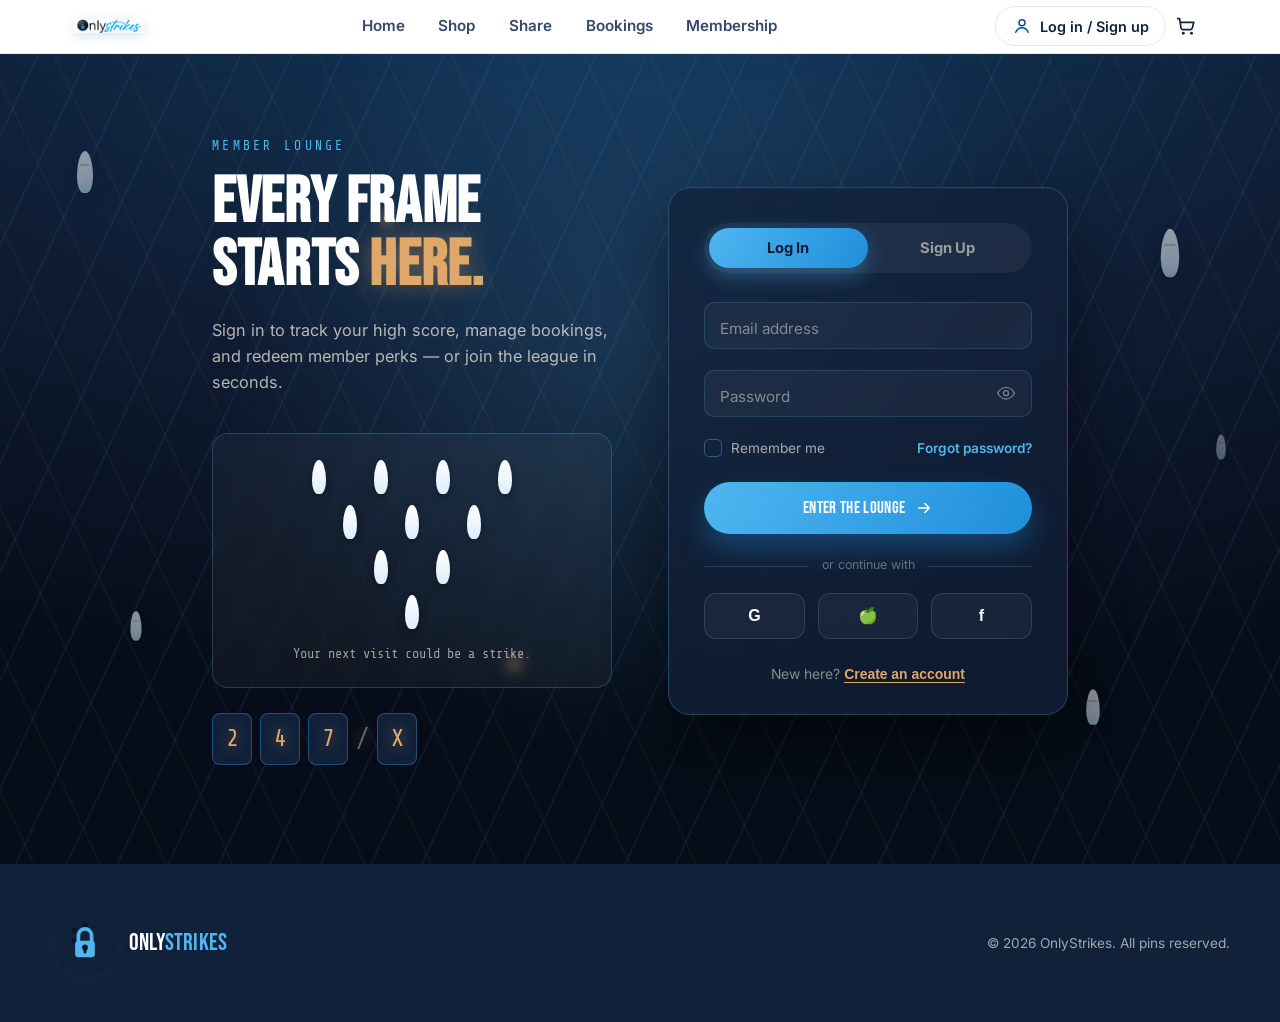
<file: UserLogin.html>
<html>
    <head>
        <title>OnlyStrikes — Log In / Sign Up</title>
        <link rel="stylesheet" href="styles.css">
        <link rel="stylesheet" href="login.css">
        <link rel="preconnect" href="https://fonts.googleapis.com">
        <link rel="preconnect" href="https://fonts.gstatic.com" crossorigin>
        <link href="https://fonts.googleapis.com/css2?family=Bebas+Neue&family=Share+Tech+Mono&family=Inter:wght@400;500;600;700&display=swap" rel="stylesheet">
    </head>
    <body>

    <header class="nav">
        <div class="nav__inner">
            <a href="https://howtotrainyourdragon2.github.io/OnlyStrike/" class="nav__brand" aria-label="OnlyStrikes home">
                <img class="nav__logo-icon" src="BrandLogo.png" alt="OnlyStrikes logo">
            </a>
            <nav class="nav__links" aria-label="Primary">
                <a href="https://howtotrainyourdragon2.github.io/OnlyStrike/">Home</a>
                <a href="https://howtotrainyourdragon2.github.io/OnlyStrike/Shop">Shop</a>
                <a href="https://howtotrainyourdragon2.github.io/OnlyStrike/ShareYourExp">Share</a>
                <a href="https://howtotrainyourdragon2.github.io/OnlyStrike/Booking">Bookings</a>
                <a href="https://howtotrainyourdragon2.github.io/OnlyStrike/Membership">Membership</a>
            </nav>
            <div class="nav__actions">
                <a href="https://howtotrainyourdragon2.github.io/OnlyStrike/UserLogin" class="nav__profile" id="navProfile" aria-label="Log in or sign up">
                    <svg viewBox="0 0 24 24" fill="none" xmlns="http://www.w3.org/2000/svg" aria-hidden="true">
                        <circle cx="12" cy="8" r="3.6" stroke="currentColor" stroke-width="1.8"/>
                        <path d="M4.5 19.5c1.6-3.6 4.6-5.4 7.5-5.4s5.9 1.8 7.5 5.4" stroke="currentColor" stroke-width="1.8" stroke-linecap="round"/>
                    </svg>
                    <span id="navProfileLabel">Log in / Sign up</span>
                </a>
                <a href="Cart.html" class="nav__cart nav__cart--active" aria-label="View cart">
                    <svg viewBox="0 0 24 24" fill="none" xmlns="http://www.w3.org/2000/svg" aria-hidden="true">
                        <circle cx="9" cy="20" r="1.6" fill="currentColor"/>
                        <circle cx="18" cy="20" r="1.6" fill="currentColor"/>
                        <path d="M3 4h2l1.6 10.2a2 2 0 0 0 2 1.8h8.2a2 2 0 0 0 2-1.6L20.5 8H6.2"
                              stroke="currentColor" stroke-width="1.8" stroke-linecap="round" stroke-linejoin="round"/>
                    </svg>
                    <span class="nav__cart-count" data-cart-count>0</span>
                </a>
            </div>
            <button class="nav__burger" aria-label="Toggle menu" aria-expanded="false">
            <span></span><span></span><span></span>
            </button>
        </div>
    </header>

    <main class="auth-page">

        <div class="auth-backdrop" aria-hidden="true">
            <div class="lane-arrows"></div>
            <div class="lane-glow"></div>
            <span class="floating-pin floating-pin--1"></span>
            <span class="floating-pin floating-pin--2"></span>
            <span class="floating-pin floating-pin--3"></span>
            <span class="floating-pin floating-pin--4"></span>
            <span class="floating-pin floating-pin--5"></span>
            <span class="spark spark--1"></span>
            <span class="spark spark--2"></span>
            <span class="spark spark--3"></span>
            <span class="spark spark--4"></span>
        </div>

        <section class="auth-shell">

            <div class="auth-visual">
                <p class="auth-visual__eyebrow">Member Lounge</p>
                <h1 class="auth-visual__title">Every frame<br>starts <span>here.</span></h1>
                <p class="auth-visual__subtitle">Sign in to track your high score, manage bookings, and redeem member perks — or join the league in seconds.</p>

                <div class="strike-meter">
                    <div class="strike-meter__pins" id="strikePins">
                        <div class="pin-row">
                            <span class="mini-pin"></span>
                            <span class="mini-pin"></span>
                            <span class="mini-pin"></span>
                            <span class="mini-pin"></span>
                        </div>
                        <div class="pin-row">
                            <span class="mini-pin"></span>
                            <span class="mini-pin"></span>
                            <span class="mini-pin"></span>
                        </div>
                        <div class="pin-row">
                            <span class="mini-pin"></span>
                            <span class="mini-pin"></span>
                        </div>
                        <div class="pin-row">
                            <span class="mini-pin"></span>
                        </div>
                    </div>
                    <p class="strike-meter__caption" id="strikeCaption">Your next visit could be a strike.</p>
                </div>

                <div class="scoreboard-strip" aria-hidden="true">
                    <span class="scoreboard-strip__digit">2</span>
                    <span class="scoreboard-strip__digit">4</span>
                    <span class="scoreboard-strip__digit">7</span>
                    <span class="scoreboard-strip__slash">/</span>
                    <span class="scoreboard-strip__digit">X</span>
                </div>
            </div>

            <div class="auth-card" id="authCard">
                <div class="auth-tabs" role="tablist">
                    <button type="button" class="auth-tabs__btn auth-tabs__btn--active" data-tab="login" role="tab" aria-selected="true" id="tabLogin">Log In</button>
                    <button type="button" class="auth-tabs__btn" data-tab="signup" role="tab" aria-selected="false" id="tabSignup">Sign Up</button>
                    <span class="auth-tabs__indicator" id="tabIndicator"></span>
                </div>

                <form class="auth-form" id="loginForm" data-panel="login" novalidate>
                    <div class="field-float">
                        <input type="email" id="loginEmail" placeholder=" " required>
                        <label for="loginEmail">Email address</label>
                    </div>
                    <div class="field-float field-float--password">
                        <input type="password" id="loginPassword" placeholder=" " required>
                        <label for="loginPassword">Password</label>
                        <button type="button" class="password-toggle" data-target="loginPassword" aria-label="Show password">
                            <svg viewBox="0 0 24 24" fill="none"><path d="M2 12s3.6-7 10-7 10 7 10 7-3.6 7-10 7-10-7-10-7z" stroke="currentColor" stroke-width="1.6"/><circle cx="12" cy="12" r="3" stroke="currentColor" stroke-width="1.6"/></svg>
                        </button>
                    </div>

                    <p class="auth-form__error" id="loginError" hidden>Enter both your email and password to continue.</p>

                    <div class="auth-form__row">
                        <label class="checkbox">
                            <input type="checkbox">
                            <span class="checkbox__box"></span>
                            <span>Remember me</span>
                        </label>
                        <a href="#" class="auth-form__link">Forgot password?</a>
                    </div>

                    <button type="submit" class="auth-submit">
                        <span>Enter the Lounge</span>
                        <svg viewBox="0 0 24 24" fill="none" aria-hidden="true"><path d="M5 12h14M13 6l6 6-6 6" stroke="currentColor" stroke-width="2" stroke-linecap="round" stroke-linejoin="round"/></svg>
                    </button>

                    <p class="auth-divider"><span>or continue with</span></p>

                    <div class="social-row">
                        <button type="button" class="social-btn" aria-label="Continue with Google">G</button>
                        <button type="button" class="social-btn" aria-label="Continue with Apple">🍏</button>
                        <button type="button" class="social-btn" aria-label="Continue with Facebook">f</button>
                    </div>
                </form>

                <form class="auth-form" id="signupForm" data-panel="signup" novalidate hidden>
                    <div class="field-float">
                        <input type="text" id="signupName" placeholder=" " required>
                        <label for="signupName">Full name</label>
                    </div>
                    <div class="field-float">
                        <input type="email" id="signupEmail" placeholder=" " required>
                        <label for="signupEmail">Email address</label>
                    </div>
                    <div class="field-float field-float--password">
                        <input type="password" id="signupPassword" placeholder=" " required>
                        <label for="signupPassword">Create password</label>
                        <button type="button" class="password-toggle" data-target="signupPassword" aria-label="Show password">
                            <svg viewBox="0 0 24 24" fill="none"><path d="M2 12s3.6-7 10-7 10 7 10 7-3.6 7-10 7-10-7-10-7z" stroke="currentColor" stroke-width="1.6"/><circle cx="12" cy="12" r="3" stroke="currentColor" stroke-width="1.6"/></svg>
                        </button>
                    </div>

                    <div class="password-strength" id="passwordStrength">
                        <div class="password-strength__bar"><span id="strengthFill"></span></div>
                        <p class="password-strength__label" id="strengthLabel">Gutter ball — add more characters</p>
                    </div>

                    <label class="checkbox checkbox--terms">
                        <input type="checkbox" required>
                        <span class="checkbox__box"></span>
                        <span>I agree to the House Rules &amp; Privacy Policy</span>
                    </label>

                    <button type="submit" class="auth-submit auth-submit--gold">
                        <span>Join the League</span>
                        <svg viewBox="0 0 24 24" fill="none" aria-hidden="true"><path d="M5 12h14M13 6l6 6-6 6" stroke="currentColor" stroke-width="2" stroke-linecap="round" stroke-linejoin="round"/></svg>
                    </button>
                </form>

                <p class="auth-swap">
                    <span id="swapLoginText">New here? <button type="button" class="auth-swap__btn" data-swap-to="signup">Create an account</button></span>
                    <span id="swapSignupText" hidden>Already a member? <button type="button" class="auth-swap__btn" data-swap-to="login">Log in</button></span>
                </p>
            </div>

        </section>
    </main>

    <div class="strike-overlay" id="strikeOverlay" aria-hidden="true">
        <div class="strike-overlay__burst" id="strikeBurst"></div>
        <p class="strike-overlay__text">STRIKE!</p>
        <p class="strike-overlay__sub" id="strikeSub">Welcome back — lane's warming up.</p>
    </div>

    <footer class="footer">
        <div class="footer__inner">
            <a href="#" class="nav__brand nav__brand--footer">
                <svg class="nav__logo-icon" viewBox="0 0 64 64" fill="none" xmlns="http://www.w3.org/2000/svg" aria-hidden="true">
                    <circle cx="32" cy="32" r="30" fill="#12213A"/>
                    <circle cx="22" cy="20" r="2.6" fill="#0A1526"/>
                    <circle cx="32" cy="16" r="2.6" fill="#0A1526"/>
                    <circle cx="22" cy="30" r="2.6" fill="#0A1526"/>
                    <rect x="23" y="30" width="18" height="15" rx="3" fill="#4FB6F0"/>
                    <path d="M26 30v-5a6 6 0 0 1 12 0v5" stroke="#4FB6F0" stroke-width="3.4" fill="none" stroke-linecap="round"/>
                    <circle cx="32" cy="36" r="2.6" fill="#0A1526"/>
                    <rect x="30.6" y="36" width="2.8" height="5.5" rx="1.2" fill="#0A1526"/>
                </svg>
                <span class="nav__brand-text">Only<em>Strikes</em></span>
            </a>
            <p class="footer__copy">&copy; 2026 OnlyStrikes. All pins reserved.</p>
        </div>
    </footer>

    <script>
        const nav = document.querySelector('.nav');
        let lastScrollY = window.scrollY;

        window.addEventListener('scroll', () => {
            const currentScrollY = window.scrollY;

            if (currentScrollY > lastScrollY && currentScrollY > 80) {
            nav.classList.add('nav--hidden');
            } else {
            nav.classList.remove('nav--hidden');
            }

            lastScrollY = currentScrollY;
        });
    </script>

    <script>
        // --- Shared cart badge (kept in sync even though this page doesn't add items) ---
        const CART_KEY = 'onlystrikes_cart';
        function getCart() {
            try { return JSON.parse(localStorage.getItem(CART_KEY)) || []; } catch { return []; }
        }
        (function updateCartBadge() {
            const cart = getCart();
            const badge = document.querySelector('[data-cart-count]');
            if (badge) {
                const count = cart.reduce((sum, item) => sum + (item.qty || 1), 0);
                badge.textContent = count;
                badge.setAttribute('data-cart-count', count);
            }
        })();
    </script>

    <script>
        // --- Shared auth state ---
        // Copy this block (and the id="navProfile" / id="navProfileLabel" markup above)
        // onto every page so the signed-in state stays consistent site-wide.
        (function () {
            const AUTH_KEY = 'onlystrikes_signed_in';
            const profileLink = document.getElementById('navProfile');
            const profileLabel = document.getElementById('navProfileLabel');

            function isSignedIn() {
                try { return localStorage.getItem(AUTH_KEY) === 'true'; } catch (err) { return false; }
            }

            function setSignedIn(value) {
                try { localStorage.setItem(AUTH_KEY, value ? 'true' : 'false'); } catch (err) { /* ignore */ }
            }

            function applyAuthState() {
                if (!profileLink) return;
                const signedIn = isSignedIn();
                if (profileLabel) profileLabel.hidden = signedIn;
                profileLink.classList.toggle('nav__profile--signed-in', signedIn);
                profileLink.setAttribute('aria-label', signedIn ? 'Log out' : 'Log in or sign up');
            }

            if (profileLink) {
                profileLink.addEventListener('click', function (e) {
                    if (isSignedIn()) {
                        e.preventDefault();
                        setSignedIn(false);
                        applyAuthState();
                        window.location.href = 'https://howtotrainyourdragon2.github.io/OnlyStrike/';
                    }
                    // not signed in: let the link fall through to the login page as normal
                });
            }

            applyAuthState();

            window.OnlyStrikesAuth = { isSignedIn, setSignedIn, applyAuthState };
        })();
    </script>

    <script>
        (function () {
            /* ---------------------------------------------------------------- */
            /* Tab switching (Log In <-> Sign Up)                                */
            /* ---------------------------------------------------------------- */
            const tabLogin = document.getElementById('tabLogin');
            const tabSignup = document.getElementById('tabSignup');
            const tabIndicator = document.getElementById('tabIndicator');
            const loginForm = document.getElementById('loginForm');
            const signupForm = document.getElementById('signupForm');
            const swapLoginText = document.getElementById('swapLoginText');
            const swapSignupText = document.getElementById('swapSignupText');

            function setTab(target) {
                const isLogin = target === 'login';
                tabLogin.classList.toggle('auth-tabs__btn--active', isLogin);
                tabSignup.classList.toggle('auth-tabs__btn--active', !isLogin);
                tabLogin.setAttribute('aria-selected', isLogin);
                tabSignup.setAttribute('aria-selected', !isLogin);
                tabIndicator.classList.toggle('auth-tabs__indicator--right', !isLogin);

                loginForm.hidden = !isLogin;
                signupForm.hidden = isLogin;
                swapLoginText.hidden = !isLogin;
                swapSignupText.hidden = isLogin;
            }

            tabLogin.addEventListener('click', () => setTab('login'));
            tabSignup.addEventListener('click', () => setTab('signup'));
            document.querySelectorAll('[data-swap-to]').forEach((btn) => {
                btn.addEventListener('click', () => setTab(btn.dataset.swapTo));
            });

            /* ---------------------------------------------------------------- */
            /* Password visibility toggles                                       */
            /* ---------------------------------------------------------------- */
            document.querySelectorAll('.password-toggle').forEach((btn) => {
                btn.addEventListener('click', () => {
                    const input = document.getElementById(btn.dataset.target);
                    const showing = input.type === 'text';
                    input.type = showing ? 'password' : 'text';
                    btn.classList.toggle('password-toggle--active', !showing);
                });
            });

            /* ---------------------------------------------------------------- */
            /* Password strength meter (signup only) — bowling-themed labels    */
            /* ---------------------------------------------------------------- */
            const signupPassword = document.getElementById('signupPassword');
            const strengthFill = document.getElementById('strengthFill');
            const strengthLabel = document.getElementById('strengthLabel');

            const STRENGTH_STEPS = [
                { min: 0, label: 'Gutter ball — add more characters', color: '#D64545', width: '10%' },
                { min: 1, label: 'Split — mix in a number or symbol', color: '#E0A868', width: '40%' },
                { min: 3, label: 'Spare — nice, almost there', color: '#4FB6F0', width: '70%' },
                { min: 4, label: 'STRIKE! Strong password', color: '#2E9E5B', width: '100%' }
            ];

            function scorePassword(value) {
                let score = 0;
                if (value.length >= 8) score++;
                if (/[A-Z]/.test(value)) score++;
                if (/[0-9]/.test(value)) score++;
                if (/[^A-Za-z0-9]/.test(value)) score++;
                if (value.length < 4) score = 0;
                return score;
            }

            signupPassword.addEventListener('input', () => {
                const score = scorePassword(signupPassword.value);
                const step = [...STRENGTH_STEPS].reverse().find((s) => score >= s.min) || STRENGTH_STEPS[0];
                strengthFill.style.width = step.width;
                strengthFill.style.background = step.color;
                strengthLabel.textContent = step.label;
                strengthLabel.style.color = step.color;
            });

            /* ---------------------------------------------------------------- */
            /* Parallax floating pins (mouse-driven, gently)                     */
            /* ---------------------------------------------------------------- */
            const backdrop = document.querySelector('.auth-backdrop');
            const pins = document.querySelectorAll('.floating-pin');

            window.addEventListener('mousemove', (e) => {
                const xRatio = (e.clientX / window.innerWidth) - 0.5;
                const yRatio = (e.clientY / window.innerHeight) - 0.5;
                pins.forEach((pin, i) => {
                    const depth = (i + 1) * 6;
                    pin.style.transform = `translate(${xRatio * depth}px, ${yRatio * depth}px)`;
                });
            });

            /* ---------------------------------------------------------------- */
            /* Strike celebration on submit (mocked — no backend)                */
            /* ---------------------------------------------------------------- */
            const strikeOverlay = document.getElementById('strikeOverlay');
            const strikeBurst = document.getElementById('strikeBurst');
            const strikeSub = document.getElementById('strikeSub');
            const miniPins = document.querySelectorAll('#strikePins .mini-pin');

            function knockDownPins() {
                miniPins.forEach((pin, i) => {
                    setTimeout(() => pin.classList.add('mini-pin--down'), i * 60);
                });
                setTimeout(() => {
                    miniPins.forEach((pin) => pin.classList.remove('mini-pin--down'));
                }, 2600);
            }

            function spawnConfetti() {
                strikeBurst.innerHTML = '';
                const colors = ['#4FB6F0', '#E0A868', '#FFFFFF', '#1F8FDB'];
                for (let i = 0; i < 26; i++) {
                    const piece = document.createElement('span');
                    const angle = Math.random() * 360;
                    const distance = 60 + Math.random() * 140;
                    piece.style.setProperty('--angle', angle + 'deg');
                    piece.style.setProperty('--distance', distance + 'px');
                    piece.style.setProperty('--delay', (Math.random() * 0.15) + 's');
                    piece.style.background = colors[i % colors.length];
                    piece.className = 'confetti-piece';
                    strikeBurst.appendChild(piece);
                }
            }

            function celebrate(message) {
                strikeSub.textContent = message;
                spawnConfetti();
                knockDownPins();
                strikeOverlay.classList.add('strike-overlay--visible');
                setTimeout(() => {
                    strikeOverlay.classList.remove('strike-overlay--visible');
                }, 2200);
            }

            /* ---------------------------------------------------------------- */
            /* Login: require email + password, then sign in and go home        */
            /* ---------------------------------------------------------------- */
            const loginError = document.getElementById('loginError');

            loginForm.addEventListener('submit', (e) => {
                e.preventDefault();
                const email = document.getElementById('loginEmail').value.trim();
                const password = document.getElementById('loginPassword').value;

                if (!email || !password) {
                    loginError.hidden = false;
                    loginForm.reportValidity();
                    return;
                }
                loginError.hidden = true;

                if (window.OnlyStrikesAuth) window.OnlyStrikesAuth.setSignedIn(true);

                celebrate('Welcome back — lane\'s warming up.');
                setTimeout(() => {
                    window.location.href = 'https://howtotrainyourdragon2.github.io/OnlyStrike/';
                }, 1800);
            });

            signupForm.addEventListener('submit', (e) => {
                e.preventDefault();
                celebrate('You\'re in the league now!');
            });
        })();
    </script>
    </body>
</html>
</file>
<file: styles.css>
:root {
  --bg: #EAF6FF;             /* pale ice-blue background */
  --white: #FFFFFF;
  --blue-light: #4FB6F0;     /* light blue accent */
  --blue-mid: #1F8FDB;       /* mid blue for hovers/gradients */
  --blue-dark: #0B4F8A;      /* slightly darker blue */
  --navy: #12213A;           /* near-black ink, ball colour */
  --navy-soft: #35476A;
  --line: rgba(18, 33, 58, 0.10);

  --font-display: 'Bebas Neue', 'Arial Narrow', sans-serif;
  --font-body: 'Inter', -apple-system, BlinkMacSystemFont, sans-serif;

  --radius: 14px;
  --container: 1180px;
}

* { box-sizing: border-box; }

html { scroll-behavior: smooth; }

body {
  margin: 0;
  background: var(--bg);
  color: var(--navy);
  font-family: var(--font-body);
  line-height: 1.5;
  -webkit-font-smoothing: antialiased;
}

a { color: inherit; text-decoration: none; }

img, svg { display: block; max-width: 100%; }

:focus-visible {
  outline: 3px solid var(--blue-dark);
  outline-offset: 2px;
}

.section-title {
  font-family: var(--font-display);
  letter-spacing: 0.02em;
  font-size: clamp(2rem, 4vw, 2.75rem);
  text-align: center;
  color: var(--navy);
  margin: 0 0 2.5rem;
}

/* =========================================================
   Buttons
   ========================================================= */
.btn {
  display: inline-flex;
  align-items: center;
  justify-content: center;
  padding: 0.9rem 1.9rem;
  border-radius: 999px;
  font-weight: 700;
  font-size: 0.95rem;
  letter-spacing: 0.01em;
  transition: transform 0.15s ease, box-shadow 0.15s ease, background 0.15s ease;
  border: 2px solid transparent;
}

.btn--primary {
  background: var(--navy);
  color: var(--white);
  box-shadow: 0 8px 20px rgba(18, 33, 58, 0.25);
}
.btn--primary:hover { transform: translateY(-2px); box-shadow: 0 12px 24px rgba(18, 33, 58, 0.32); }

.btn--ghost {
  background: transparent;
  color: var(--white);
  border-color: rgba(255, 255, 255, 0.6);
}
.btn--ghost:hover { background: rgba(255, 255, 255, 0.12); border-color: var(--white); }

.btn--light {
  background: var(--white);
  color: var(--blue-dark);
  box-shadow: 0 8px 20px rgba(11, 79, 138, 0.25);
}
.btn--light:hover { transform: translateY(-2px); }

/* =========================================================
   Navigation
   ========================================================= */
.nav {
  position: sticky;
  top: 0;
  z-index: 100;
  background: var(--white);
  border-bottom: 1px solid var(--line);
  box-shadow: 0 6px 20px rgba(11, 79, 138, 0.08);
  transition: transform 0.25s ease;
}

.nav--hidden {
  transform: translateY(-100%);
}

.nav__inner {
  max-width: var(--container);
  margin: 0 auto;
  padding: 0.4rem 1.5rem;
  display: flex;
  align-items: center;
  gap: 2rem;
}

.nav__brand {
  display: flex;
  align-items: center;
  gap: 0.55rem;
  flex-shrink: 0;
  padding: 0.25rem 0;
}

.nav__logo-icon {
  width: 70px;
  height: auto;
  object-fit: contain;
  border-radius: 0;
  box-shadow: none;
  background: transparent;
  display: block;
  filter: drop-shadow(0 3px 6px rgba(11, 79, 138, 0.16));
}

.nav__brand-text {
  font-family: var(--font-display);
  font-size: 1.5rem;
  letter-spacing: 0.01em;
  color: var(--navy);
}
.nav__brand-text em {
  font-style: normal;
  color: var(--blue-mid);
}

.nav__links {
  display: flex;
  align-items: center;
  gap: 1.9rem;
  margin: 0 auto;
}

.nav__links a {
  font-weight: 600;
  font-size: 0.95rem;
  color: var(--navy-soft);
  position: relative;
  padding: 0.3rem 0.1rem;
}

.nav__links a::after {
  content: "";
  position: absolute;
  left: 0; right: 0; bottom: -2px;
  height: 2px;
  background: var(--blue-mid);
  transform: scaleX(0);
  transform-origin: left;
  transition: transform 0.18s ease;
}

.nav__links a:hover { color: var(--navy); }
.nav__links a:hover::after { transform: scaleX(1); }

.nav__actions { 
  flex-shrink: 0; 
  display: flex;
}

.nav__profile {
  display: flex;
  align-items: center;
  gap: 0.5rem;
  padding: 0.5rem 1rem;
  border-radius: 999px;
  border: 1.5px solid var(--line);
  font-weight: 600;
  font-size: 0.9rem;
  color: var(--navy);
  transition: border-color 0.15s ease, background 0.15s ease;
}
.nav__profile svg { width: 20px; height: 20px; color: var(--blue-dark); }
.nav__profile:hover { border-color: var(--blue-light); background: var(--bg); }

.nav__burger {
  display: none;
  flex-direction: column;
  gap: 5px;
  background: none;
  border: none;
  cursor: pointer;
  padding: 0.4rem;
}
.nav__burger span {
  width: 24px; height: 2.5px;
  background: var(--navy);
  border-radius: 2px;
}

/* =========================================================
   Page content placeholder (fill in per-page)
   ========================================================= */
.page-content {
  min-height: 60vh;
}

/* =========================================================
   Hero — bowling lane perspective
   ========================================================= */
.hero {
  position: relative;
  overflow: hidden;
  background: linear-gradient(180deg, var(--blue-dark) 0%, #0A3D6C 55%, var(--navy) 100%);
  padding: 6rem 1.5rem 7rem;
  text-align: center;
  isolation: isolate;
}

.hero__lane {
  position: absolute;
  inset: 0;
  width: 100%;
  height: 100%;
  opacity: 0.9;
  z-index: 0;
}
.hero__lane svg { width: 100%; height: 100%; }

.hero__pins {
  position: absolute;
  top: 8%;
  left: 50%;
  transform: translateX(-50%);
  gap: 10px;
  z-index: 0;
}
.pin {
  width: 10px;
  height: 26px;
  border-radius: 50% 50% 40% 40% / 60% 60% 40% 40%;
  background: linear-gradient(180deg, #FFFFFF 0%, #DCEEFB 100%);
  box-shadow: 0 4px 10px rgba(0,0,0,0.25);
}
.pin::before {
  content: "";
  position: absolute;
}
.pin--2 { margin-top: 30px; }
.pin--4 { margin-top: 30px; }

.hero__content {
  position: relative;
  z-index: 1;
  max-width: 700px;
  margin: 0 auto;
  color: var(--white);
}

.hero__eyebrow {
  font-family: var(--font-display);
  letter-spacing: 0.18em;
  text-transform: uppercase;
  color: var(--blue-light);
  font-size: 0.9rem;
  margin: 0 0 0.75rem;
}

.hero__title {
  font-family: var(--font-display);
  font-size: clamp(2.8rem, 7vw, 5rem);
  line-height: 1.02;
  letter-spacing: 0.01em;
  margin: 0 0 1.1rem;
}
.hero__title span { color: var(--blue-light); }

.hero__subtitle {
  font-size: 1.05rem;
  color: rgba(255, 255, 255, 0.85);
  max-width: 520px;
  margin: 0 auto 2.2rem;
}

.hero__cta {
  display: flex;
  gap: 1rem;
  justify-content: center;
  flex-wrap: wrap;
}

/* =========================================================
   Scoreboard strip
   ========================================================= */
.scoreboard {
  max-width: var(--container);
  margin: -2.75rem auto 0;
  position: relative;
  z-index: 2;
  background: var(--white);
  border-radius: var(--radius);
  box-shadow: 0 16px 40px rgba(18, 33, 58, 0.14);
  display: grid;
  grid-template-columns: repeat(4, 1fr);
  padding: 1.75rem 1rem;
}

.scoreboard__frame {
  text-align: center;
  padding: 0.5rem 1rem;
  border-right: 1px solid var(--line);
}
.scoreboard__frame:last-child { border-right: none; }

.scoreboard__num {
  display: block;
  font-family: var(--font-display);
  font-size: 2.5rem;
  color: var(--blue-dark);
  line-height: 1;
}

.scoreboard__label {
  display: block;
  margin-top: 0.4rem;
  font-size: 0.85rem;
  font-weight: 600;
  color: var(--navy-soft);
}

/* =========================================================
   Features
   ========================================================= */
.features {
  max-width: var(--container);
  margin: 0 auto;
  padding: 6rem 1.5rem 5rem;
}

.features__grid {
  display: grid;
  grid-template-columns: repeat(4, 1fr);
  gap: 1.5rem;
}

.feature-card {
  background: var(--white);
  border: 1px solid var(--line);
  border-radius: var(--radius);
  padding: 2rem 1.6rem;
  transition: transform 0.18s ease, box-shadow 0.18s ease;
}
.feature-card:hover {
  transform: translateY(-4px);
  box-shadow: 0 14px 30px rgba(18, 33, 58, 0.12);
}

.feature-card__icon {
  width: 46px;
  height: 46px;
  display: flex;
  align-items: center;
  justify-content: center;
  border-radius: 12px;
  background: var(--bg);
  color: var(--blue-dark);
  margin-bottom: 1.2rem;
}
.feature-card__icon svg { width: 24px; height: 24px; }

.feature-card h3 {
  margin: 0 0 0.5rem;
  font-size: 1.15rem;
}

.feature-card p {
  margin: 0;
  color: var(--navy-soft);
  font-size: 0.92rem;
}

/* =========================================================
   CTA band
   ========================================================= */
.cta-band {
  max-width: var(--container);
  margin: 0 auto 6rem;
  background: linear-gradient(120deg, var(--blue-dark), var(--blue-mid));
  border-radius: var(--radius);
  padding: 3rem 2.5rem;
  display: flex;
  align-items: center;
  justify-content: space-between;
  gap: 2rem;
  flex-wrap: wrap;
  color: var(--white);
}

.cta-band__text h2 {
  font-family: var(--font-display);
  font-size: 2rem;
  margin: 0 0 0.5rem;
  letter-spacing: 0.01em;
}

.cta-band__text p {
  margin: 0;
  color: rgba(255, 255, 255, 0.85);
  max-width: 460px;
  font-size: 0.95rem;
}

/* =========================================================
   Footer
   ========================================================= */
.footer {
  background: var(--navy);
  padding: 2.5rem 1.5rem;
}

.footer__inner {
  max-width: var(--container);
  margin: 0 auto;
  display: flex;
  align-items: center;
  justify-content: space-between;
  gap: 1rem;
  flex-wrap: wrap;
}

.nav__brand--footer .nav__brand-text { color: var(--white); }
.nav__brand--footer .nav__brand-text em { color: var(--blue-light); }

.footer__copy {
  margin: 0;
  color: rgba(255, 255, 255, 0.6);
  font-size: 0.85rem;
}

/* =========================================================
   Responsive
   ========================================================= */
@media (max-width: 960px) {
  .features__grid { grid-template-columns: repeat(2, 1fr); }
  .scoreboard { grid-template-columns: repeat(2, 1fr); }
  .scoreboard__frame:nth-child(2) { border-right: none; }
  .scoreboard__frame { border-bottom: 1px solid var(--line); padding-bottom: 1.2rem; margin-bottom: 0.5rem; }
}

@media (max-width: 760px) {
  .nav__links { display: none; }
  .nav__profile span { display: none; }
  .nav__burger { display: flex; }
  .hero { padding: 4.5rem 1.25rem 6rem; }
  .cta-band { flex-direction: column; text-align: center; }
}

@media (prefers-reduced-motion: reduce) {
  * { transition: none !important; scroll-behavior: auto !important; }
}
</file>
<file: booking.css>
/* ==========================================================================
   OnlyStrikes — Lane Booking page
   Page-specific styles, scoped under .booking-page
   ========================================================================== */
.nav__cart {
    position: relative;
    display: inline-flex;
    align-items: center;
    justify-content: center;
    width: 40px;
    height: 40px;
    color: inherit;
    text-decoration: none;
}

.nav__cart svg {
    width: 22px;
    height: 22px;
}

.nav__cart-count {
    position: absolute;
    top: 0px;
    right: 0px;
    min-width: 16px;
    height: 16px;
    padding: 0 3px;
    border-radius: 999px;
    background: #4FB6F0;
    color: #0A1526;
    font-size: 10px;
    font-weight: 700;
    line-height: 16px;
    text-align: center;
}

.nav__cart-count[data-cart-count="0"] {
    display: none;
}

.booking-page {
    --navy-900: #0F1C33;
    --navy-800: #12213A;
    --navy-700: #1B2E4D;
    --navy-600: #26426B;
    --gutter-blue: #4FB6F0;
    --gutter-blue-dim: rgba(79, 182, 240, 0.35);
    --oak: #C98A4E;
    --oak-bright: #E0A868;
    --chalk: #EDE8DB;
    --chalk-dim: rgba(237, 232, 219, 0.62);
    --white: #FFFFFF;

    --font-display: 'Oswald', 'Arial Narrow', sans-serif;
    --font-body: 'Inter', system-ui, sans-serif;
    --font-mono: 'Share Tech Mono', 'Courier New', monospace;

    display: block;
    background: var(--navy-950);
    color: var(--chalk);
    font-family: var(--font-body);
    padding: 0 0 6rem;
}

.booking-page * {
    box-sizing: border-box;
}

.booking-page h1,
.booking-page h2,
.booking-page h3 {
    font-family: var(--font-display);
    color: var(--navy);
    letter-spacing: 0.01em;
    margin: 0;
}

.booking-page a {
    color: var(--gutter-blue);
}

.booking-page :focus-visible {
    outline: 2px solid var(--gutter-blue);
    outline-offset: 3px;
}

/* -------------------------------------------------------------------- */
/* Hero                                                                  */
/* -------------------------------------------------------------------- */

.booking-hero {
    position: relative;
    max-width: 900px;
    margin: 0 auto;
    padding: 4.5rem 1.5rem 3rem;
    text-align: center;
    overflow: hidden;
}

.booking-hero__pins {
    position: absolute;
    inset: 0;
    z-index: 0;
    background-image:
        radial-gradient(var(--navy-700) 2.2px, transparent 2.2px),
        radial-gradient(var(--navy-700) 2.2px, transparent 2.2px);
    background-size: 46px 46px;
    background-position: 0 0, 23px 23px;
    -webkit-mask-image: radial-gradient(ellipse 60% 100% at 50% 0%, black 10%, transparent 75%);
    mask-image: radial-gradient(ellipse 60% 100% at 50% 0%, black 10%, transparent 75%);
    opacity: 0.8;
}

.booking-hero__eyebrow,
.booking-hero__title,
.booking-hero__subtitle {
    position: relative;
    z-index: 1;
    
}

.booking-hero__eyebrow {
    font-family: var(--font-mono);
    color: var(--gutter-blue);
    text-transform: uppercase;
    letter-spacing: 0.2em;
    font-size: 0.8rem;
    margin: 0 0 0.9rem;
}

.booking-hero__title {
    font-size: clamp(2.2rem, 5vw, 3.4rem);
    font-weight: 600;
    line-height: 1.05;
    color: var(--navy);
}

.booking-hero__subtitle {
    margin: 1rem auto 0;
    max-width: 46ch;
    color: var(--navy);
    font-size: 1.05rem;
    line-height: 1.55;
}

/* -------------------------------------------------------------------- */
/* Layout: form + scoreboard summary                                     */
/* -------------------------------------------------------------------- */

.booking-layout {
    max-width: 1080px;
    margin: 5rem auto 0;
    padding: 0 1.5rem;
    display: grid;
    grid-template-columns: 1.5fr 1fr;
    gap: 1.75rem;
    align-items: start;
}

.booking-form,
.booking-summary,
.confirmation__card {
    background: var(--navy-800);
    border: 1px solid var(--navy-700);
    border-radius: 14px;
    padding: 1.75rem;
}

.booking-form__title {
    font-size: 1.3rem;
    margin-bottom: 1.4rem;
}

.form-row {
    display: grid;
    grid-template-columns: 1fr 1fr;
    gap: 1rem;
    margin-bottom: 1rem;
}

.form-row--three {
    grid-template-columns: 1fr 1fr 1fr;
}

.field {
    display: flex;
    flex-direction: column;
    gap: 0.4rem;
    margin-bottom: 1rem;
}

.field label,
.field__label {
    font-size: 0.82rem;
    text-transform: uppercase;
    letter-spacing: 0.08em;
    color: var(--chalk-dim);
}

.field input[type="date"],
.field input[type="time"],
.field input[type="number"],
.field select {
    background: var(--navy-900);
    border: 1px solid var(--navy-600);
    color: var(--white);
    border-radius: 8px;
    padding: 0.65rem 0.75rem;
    font-family: var(--font-body);
    font-size: 0.95rem;
}

.field input:disabled,
.field select:disabled {
    opacity: 0.4;
}

.field__hint {
    font-size: 0.82rem;
    color: var(--chalk-dim);
    margin: 0.3rem 0 0;
}

.booking-type {
    display: flex;
    flex-wrap: wrap;
    gap: 0.6rem;
}

.booking-type__option {
    display: flex;
    align-items: center;
    gap: 0.5rem;
    background: var(--navy-900);
    border: 1px solid var(--navy-600);
    border-radius: 999px;
    padding: 0.5rem 0.9rem;
    font-size: 0.88rem;
    cursor: pointer;
    transition: border-color 0.15s ease, background 0.15s ease;
}

.booking-type__option:has(input:checked) {
    border-color: var(--gutter-blue);
    background: var(--navy-700);
}

.booking-type__option input {
    accent-color: var(--gutter-blue);
}

.booking-form__submit {
    width: 100%;
    margin-top: 0.6rem;
    display: flex;
    align-items: center;
    justify-content: space-between;
    background: var(--oak);
    color: var(--navy-950);
    font-family: var(--font-display);
    font-weight: 600;
    font-size: 1.05rem;
    border: none;
    border-radius: 10px;
    padding: 0.95rem 1.3rem;
    cursor: pointer;
    transition: background 0.15s ease, transform 0.1s ease;
}

.booking-form__submit:hover {
    background: var(--oak-bright);
}

.booking-form__submit:active {
    transform: translateY(1px);
}

.booking-form__submit span:last-child {
    font-family: var(--font-mono);
}

/* Scoreboard summary card */

.booking-summary {
    position: sticky;
    top: 1.5rem;
    background: linear-gradient(160deg, var(--navy-800), var(--navy-900));
}

.booking-summary__title {
    font-size: 1.1rem;
    text-transform: uppercase;
    letter-spacing: 0.1em;
    color: var(--gutter-blue);
    margin-bottom: 1.2rem;
}

.booking-summary__rows {
    display: grid;
    grid-template-columns: 1fr auto;
    row-gap: 0.85rem;
    margin: 0 0 1.2rem;
}

.booking-summary__rows dt {
    font-size: 0.85rem;
    color: var(--white);
}

.booking-summary__rows dt span {
    display: block;
    font-size: 0.75rem;
    color: var(--chalk-dim);
}

.booking-summary__rows dd {
    margin: 0;
    font-family: var(--font-mono);
    color: var(--chalk);
    align-self: center;
    text-align: right;
}

.booking-summary__total {
    display: flex;
    justify-content: space-between;
    align-items: baseline;
    border-top: 1px dashed var(--navy-600);
    padding-top: 1rem;
}

.booking-summary__digits {
    font-family: var(--font-mono);
    font-size: 1.8rem;
    color: var(--oak-bright);
    text-shadow: 0 0 18px var(--gutter-blue-dim);
}

.booking-summary__rate-tag {
    margin: 0.9rem 0 0;
    font-size: 0.78rem;
    text-transform: uppercase;
    letter-spacing: 0.12em;
    color: var(--chalk-dim);
}

/* -------------------------------------------------------------------- */
/* Confirmation                                                          */
/* -------------------------------------------------------------------- */

.confirmation {
    max-width: 600px;
    margin: 0 auto;
    padding: 0 1.5rem;
}

.confirmation__card {
    text-align: center;
}

.confirmation__eyebrow {
    font-family: var(--font-mono);
    color: var(--gutter-blue);
    text-transform: uppercase;
    letter-spacing: 0.2em;
    font-size: 0.78rem;
    margin: 0 0 0.6rem;
}

.confirmation__title {
    font-size: 1.6rem;
    margin-bottom: 1.4rem;
}

.confirmation__details {
    display: grid;
    grid-template-columns: 1fr 1fr;
    gap: 0.7rem 1rem;
    text-align: left;
    margin: 0 0 1.4rem;
}

.confirmation__details dt {
    font-size: 0.78rem;
    text-transform: uppercase;
    letter-spacing: 0.06em;
    color: var(--chalk-dim);
}

.confirmation__details dd {
    margin: 0.15rem 0 0;
    font-family: var(--font-mono);
    color: var(--white);
}

.confirmation__id {
    font-family: var(--font-mono);
    color: var(--oak-bright);
    margin: 0 0 1.4rem;
}

.confirmation__reset {
    background: none;
    border: 1px solid var(--gutter-blue);
    color: var(--gutter-blue);
    border-radius: 999px;
    padding: 0.6rem 1.4rem;
    font-family: var(--font-body);
    font-size: 0.9rem;
    cursor: pointer;
    transition: background 0.15s ease, color 0.15s ease;
}

.confirmation__reset:hover {
    background: var(--gutter-blue);
    color: var(--navy-950);
}

/* -------------------------------------------------------------------- */
/* Pricing                                                               */
/* -------------------------------------------------------------------- */

.booking-section-title {
    font-size: 1.8rem;
    color: var(--navy);
    text-align: center;
}

.section-subtitle {
    color: var(--navy);
    margin: 0.4rem 0 1.6rem;
    text-align: center;
}

.pricing {
    max-width: 1080px;
    margin: 0 auto;
    padding: 0 1.5rem;
}

.promotions {
    max-width: 1080px;
    margin: 5rem auto 0;
    padding: 0 1.5rem;
}

.pricing-table-wrap {
    overflow-x: auto;
    border: 1px solid var(--navy-700);
    border-radius: 14px;
}

.pricing-table {
    width: 100%;
    border-collapse: collapse;
    background: var(--navy-800);
    font-size: 0.95rem;
}

.pricing-table th,
.pricing-table td {
    padding: 0.9rem 1.2rem;
    text-align: left;
    border-bottom: 1px solid var(--navy-700);
}

.pricing-table thead th {
    font-family: var(--font-display);
    text-transform: uppercase;
    letter-spacing: 0.08em;
    font-size: 0.8rem;
    color: var(--gutter-blue);
    background: var(--navy-900);
}

.pricing-table tbody th {
    color: var(--white);
    font-weight: 500;
}

.pricing-table td {
    font-family: var(--font-mono);
    color: var(--oak-bright);
}

.pricing-table tbody tr:last-child th,
.pricing-table tbody tr:last-child td {
    border-bottom: none;
}

/* -------------------------------------------------------------------- */
/* Promotions                                                            */
/* -------------------------------------------------------------------- */

.promo-grid {
    display: grid;
    grid-template-columns: repeat(3, 1fr);
    gap: 1.1rem;
}

.promo-card {
    background: var(--navy-800);
    border: 1px solid var(--navy-700);
    border-radius: 14px;
    padding: 1.4rem;
    transition: transform 0.15s ease, border-color 0.15s ease;
}

.promo-card:hover {
    transform: translateY(-3px);
    border-color: var(--gutter-blue);
}

.promo-card__mark {
    font-family: var(--font-mono);
    color: var(--gutter-blue);
    font-size: 0.95rem;
    margin: 0 0 0.7rem;
}

.promo-card h3 {
    font-size: 1.05rem;
    margin-bottom: 0.5rem;
}

.promo-card p {
    margin: 0;
    color: var(--chalk-dim);
    font-size: 0.9rem;
    line-height: 1.5;
}

/* -------------------------------------------------------------------- */
/* Responsive                                                            */
/* -------------------------------------------------------------------- */

@media (max-width: 860px) {
    .booking-layout {
        grid-template-columns: 1fr;
    }

    .booking-summary {
        position: static;
    }

    .promo-grid {
        grid-template-columns: repeat(2, 1fr);
    }
}

@media (max-width: 560px) {
    .form-row,
    .form-row--three {
        grid-template-columns: 1fr;
    }

    .confirmation__details {
        grid-template-columns: 1fr;
    }

    .promo-grid {
        grid-template-columns: 1fr;
    }
}

@media (prefers-reduced-motion: reduce) {
    .booking-page * {
        transition: none !important;
    }
}
</file>
<file: cart.css>
/* ==========================================================================
   OnlyStrikes — Cart page
   Uses the light "ice-blue" theme + variables from styles.css (:root)
   Scoped under .cart-page (Cart.html uses <main class="page-content cart-page">)
   ========================================================================== */

.cart-page {
    padding: 2.5rem 0 6rem;
}

.cart-page__inner {
    max-width: var(--container);
    margin: 0 auto;
    padding: 0 1.5rem;
}

.cart-page__title {
    font-family: var(--font-display);
    font-size: clamp(2rem, 4vw, 2.75rem);
    letter-spacing: 0.01em;
    color: var(--navy);
    margin: 0 0 2rem;
}

/* Empty state */

.cart-empty {
    background: var(--white);
    border: 1px solid var(--line);
    border-radius: var(--radius);
    padding: 3.5rem 2rem;
    text-align: center;
    color: var(--navy-soft);
    font-size: 1.02rem;
    box-shadow: 0 8px 24px rgba(11, 79, 138, 0.06);
}

.cart-empty a {
    color: var(--blue-dark);
    font-weight: 700;
    border-bottom: 1.5px solid var(--blue-light);
    padding-bottom: 1px;
}

.cart-empty a:hover {
    color: var(--navy);
    border-color: var(--navy);
}

/* Cart items list */

.cart-items {
    list-style: none;
    margin: 0 0 2.5rem;
    padding: 0;
    display: flex;
    flex-direction: column;
    gap: 1rem;
}

.cart-item {
    display: grid;
    grid-template-columns: 68px 1fr auto auto auto;
    align-items: center;
    gap: 1.25rem;
    background: var(--white);
    border: 1px solid var(--line);
    border-radius: var(--radius);
    padding: 1.1rem 1.3rem;
    box-shadow: 0 6px 18px rgba(11, 79, 138, 0.06);
    transition: box-shadow 0.15s ease, transform 0.15s ease;
}

.cart-item:hover {
    box-shadow: 0 10px 26px rgba(11, 79, 138, 0.1);
    transform: translateY(-1px);
}

.cart-item--booking {
    border-left: 4px solid var(--blue-light);
    padding-left: calc(1.3rem - 3px);
}

.cart-item--membership {
    border-left: 4px solid #C98A4E;
    padding-left: calc(1.3rem - 3px);
}

.cart-item__image {
    width: 60px;
    height: 60px;
    object-fit: cover;
    border-radius: 10px;
    background: var(--bg);
    flex-shrink: 0;
}

.cart-item__details {
    display: flex;
    flex-direction: column;
    gap: 0.15rem;
    min-width: 0;
}

.cart-item__name {
    margin: 0;
    font-weight: 700;
    font-size: 1rem;
    color: var(--navy);
    line-height: 1.3;
}

.cart-item__price {
    margin: 0;
    font-size: 0.85rem;
    color: var(--navy-soft);
}

.cart-item__meta {
    list-style: none;
    margin: 0.6rem 0 0;
    padding: 0;
    display: flex;
    flex-wrap: wrap;
    gap: 0.4rem 0.5rem;
}

.cart-item__meta li {
    font-size: 0.74rem;
    line-height: 1;
    color: var(--navy-soft);
    background: var(--bg);
    border: 1px solid var(--line);
    border-radius: 999px;
    padding: 0.35rem 0.65rem;
    white-space: nowrap;
}

.cart-item__meta li strong {
    color: var(--navy);
    font-weight: 700;
}

.cart-item__qty {
    display: flex;
    align-items: center;
    gap: 0.6rem;
}

.cart-qty-btn {
    width: 26px;
    height: 26px;
    border-radius: 50%;
    border: 1.5px solid var(--line);
    background: var(--white);
    color: var(--navy);
    font-size: 0.95rem;
    line-height: 1;
    cursor: pointer;
    display: flex;
    align-items: center;
    justify-content: center;
    transition: border-color 0.15s ease, background 0.15s ease;
}

.cart-qty-btn:hover {
    border-color: var(--blue-light);
    background: var(--bg);
}

.cart-item__qty span {
    min-width: 1.1rem;
    text-align: center;
    font-weight: 700;
    font-size: 0.92rem;
    color: var(--navy);
}

.cart-item__qty--fixed span {
    font-size: 0.78rem;
    font-weight: 600;
    color: var(--blue-dark);
    background: var(--bg);
    border: 1px solid var(--line);
    padding: 0.4rem 0.85rem;
    border-radius: 999px;
    white-space: nowrap;
}

.cart-item__line-total {
    margin: 0;
    font-family: var(--font-display);
    font-size: 1.05rem;
    letter-spacing: 0.01em;
    color: var(--blue-dark);
    white-space: nowrap;
    min-width: 4.5rem;
    text-align: right;
}

.cart-item__remove {
    width: 28px;
    height: 28px;
    border-radius: 50%;
    border: none;
    background: transparent;
    color: var(--navy-soft);
    font-size: 1.35rem;
    line-height: 1;
    cursor: pointer;
    transition: color 0.15s ease, background 0.15s ease;
}

.cart-item__remove:hover {
    color: #C0392B;
    background: rgba(192, 57, 43, 0.08);
}

/* Summary card */

.cart-summary {
    max-width: 380px;
    margin-left: auto;
    background: var(--navy);
    color: var(--white);
    border-radius: var(--radius);
    padding: 1.75rem 2rem;
    box-shadow: 0 16px 36px rgba(18, 33, 58, 0.22);
}

.cart-summary__row {
    display: flex;
    justify-content: space-between;
    align-items: baseline;
    padding: 0.45rem 0;
    font-size: 0.95rem;
    color: rgba(255, 255, 255, 0.72);
}

.cart-summary__row--total {
    margin-top: 0.5rem;
    padding-top: 1rem;
    border-top: 1px dashed rgba(255, 255, 255, 0.25);
    font-size: 1.25rem;
    font-weight: 700;
    color: var(--white);
}

.cart-checkout-btn {
    width: 100%;
    margin-top: 1.4rem;
    padding: 0.9rem;
    border: none;
    border-radius: 999px;
    background: var(--blue-light);
    color: var(--navy);
    font-weight: 700;
    font-size: 1rem;
    letter-spacing: 0.01em;
    cursor: pointer;
    transition: background 0.15s ease, transform 0.15s ease, box-shadow 0.15s ease;
}

.cart-checkout-btn:hover {
    background: var(--white);
    transform: translateY(-2px);
    box-shadow: 0 10px 24px rgba(79, 182, 240, 0.35);
}

/* -------------------------------------------------------------------- */
/* Responsive (cart page)                                                */
/* -------------------------------------------------------------------- */

@media (max-width: 720px) {
    .cart-item {
        grid-template-columns: 56px 1fr;
        grid-template-areas:
            "image details"
            "image qty"
            "total total"
            "remove remove";
        row-gap: 0.6rem;
    }

    .cart-item__image { grid-area: image; }
    .cart-item__details { grid-area: details; }
    .cart-item__qty { grid-area: qty; }
    .cart-item__line-total {
        grid-area: total;
        text-align: left;
        border-top: 1px solid var(--line);
        padding-top: 0.6rem;
    }
    .cart-item__remove {
        grid-area: remove;
        justify-self: start;
    }

    .cart-summary {
        max-width: none;
        margin-left: 0;
    }
}
</file>
<file: membership.css>
/* ==========================================================================
   OnlyStrikes — Membership page
   Uses the light ice-blue theme (variables inherited from styles.css :root),
   with a gold accent for the featured plan — echoes the oak tones used on
   the Booking page so the two "purchase" pages feel related.
   ========================================================================== */

/* Nav cart icon (duplicated here since this page only links styles.css + membership.css) */
.nav__cart {
    position: relative;
    display: inline-flex;
    align-items: center;
    justify-content: center;
    width: 40px;
    height: 40px;
    color: inherit;
    text-decoration: none;
}

.nav__cart svg {
    width: 22px;
    height: 22px;
}

.nav__cart-count {
    position: absolute;
    top: 0px;
    right: 0px;
    min-width: 16px;
    height: 16px;
    padding: 0 3px;
    border-radius: 999px;
    background: #4FB6F0;
    color: #0A1526;
    font-size: 10px;
    font-weight: 700;
    line-height: 16px;
    text-align: center;
}

.nav__cart-count[data-cart-count="0"] {
    display: none;
}

.membership-page {
    --gold: #C98A4E;
    --gold-bright: #E0A868;
    --gold-dim: rgba(201, 138, 78, 0.16);

    display: block;
    padding: 0 0 6rem;
}

.membership-page * {
    box-sizing: border-box;
}

/* -------------------------------------------------------------------- */
/* Hero                                                                  */
/* -------------------------------------------------------------------- */

.membership-hero {
    position: relative;
    max-width: 760px;
    margin: 0 auto;
    padding: 4.5rem 1.5rem 3rem;
    text-align: center;
    overflow: hidden;
}

.membership-hero__pins {
    position: absolute;
    inset: 0;
    z-index: 0;
    background-image:
        radial-gradient(var(--navy-700) 2.2px, transparent 2.2px),
        radial-gradient(var(--navy-700) 2.2px, transparent 2.2px);
    background-size: 46px 46px;
    background-position: 0 0, 23px 23px;
    -webkit-mask-image: radial-gradient(ellipse 60% 100% at 50% 0%, black 10%, transparent 75%);
    mask-image: radial-gradient(ellipse 60% 100% at 50% 0%, black 10%, transparent 75%);
    opacity: 0.8;
}

.membership-hero__eyebrow {
    position: relative;
    z-index: 1;
    font-family: var(--font-display);
    color: var(--blue-dark);
    text-transform: uppercase;
    letter-spacing: 0.2em;
    font-size: 0.85rem;
    margin: 0 0 0.9rem;
}

.membership-hero__title {
    position: relative;
    z-index: 1;
    font-family: var(--font-display);
    font-size: clamp(2.4rem, 5.5vw, 3.6rem);
    line-height: 1.05;
    letter-spacing: 0.01em;
    color: var(--navy);
    margin: 0;
}

.membership-hero__title span {
    color: var(--gold);
}

.membership-hero__subtitle {
    position: relative;
    z-index: 1;
    margin: 1.1rem auto 0;
    max-width: 46ch;
    color: var(--navy-soft);
    font-size: 1.05rem;
    line-height: 1.55;
}

/* Billing toggle */

.billing-toggle {
    position: relative;
    z-index: 1;
    display: inline-flex;
    align-items: center;
    gap: 0.9rem;
    margin-top: 2.2rem;
    background: var(--white);
    border: 1px solid var(--line);
    border-radius: 999px;
    padding: 0.5rem 0.9rem;
    box-shadow: 0 8px 22px rgba(11, 79, 138, 0.08);
}

.billing-toggle__label {
    font-size: 0.88rem;
    font-weight: 600;
    color: var(--navy-soft);
    transition: color 0.15s ease;
}

.billing-toggle__label--active {
    color: var(--navy);
}

.billing-toggle__label em {
    font-style: normal;
    color: var(--gold);
    font-size: 0.78rem;
    margin-left: 0.25rem;
}

.billing-toggle__switch {
    position: relative;
    width: 44px;
    height: 24px;
    border-radius: 999px;
    border: none;
    background: var(--line);
    cursor: pointer;
    padding: 0;
    transition: background 0.2s ease;
    flex-shrink: 0;
}

.billing-toggle__switch--on {
    background: var(--blue-light);
}

.billing-toggle__knob {
    position: absolute;
    top: 3px;
    left: 3px;
    width: 18px;
    height: 18px;
    border-radius: 50%;
    background: var(--white);
    box-shadow: 0 2px 6px rgba(18, 33, 58, 0.25);
    transition: transform 0.2s ease;
}

.billing-toggle__switch--on .billing-toggle__knob {
    transform: translateX(20px);
}

/* -------------------------------------------------------------------- */
/* Plans                                                                 */
/* -------------------------------------------------------------------- */

.plans {
    max-width: var(--container);
    margin: 3rem auto 0;
    padding: 0 1.5rem;
}

.plan-grid {
    display: grid;
    grid-template-columns: repeat(3, 1fr);
    gap: 1.5rem;
    align-items: stretch;
}

.plan-card {
    position: relative;
    display: flex;
    flex-direction: column;
    background: var(--white);
    border: 1px solid var(--line);
    border-radius: var(--radius);
    padding: 2rem 1.75rem 1.9rem;
    box-shadow: 0 10px 26px rgba(11, 79, 138, 0.06);
    transition: transform 0.18s ease, box-shadow 0.18s ease;
}

.plan-card:hover {
    transform: translateY(-4px);
    box-shadow: 0 16px 34px rgba(11, 79, 138, 0.12);
}

.plan-card--featured {
    border-color: var(--gold);
    box-shadow: 0 16px 36px rgba(201, 138, 78, 0.22);
    background: linear-gradient(180deg, var(--white) 0%, #FFF8EF 100%);
}

.plan-card--featured:hover {
    box-shadow: 0 20px 42px rgba(201, 138, 78, 0.28);
}

.plan-card__badge {
    position: absolute;
    top: -13px;
    left: 50%;
    transform: translateX(-50%);
    background: var(--gold);
    color: var(--white);
    font-size: 0.72rem;
    font-weight: 700;
    text-transform: uppercase;
    letter-spacing: 0.08em;
    padding: 0.35rem 0.9rem;
    border-radius: 999px;
    box-shadow: 0 6px 14px rgba(201, 138, 78, 0.35);
    white-space: nowrap;
}

.plan-card__head {
    margin-bottom: 1.2rem;
}

.plan-card__name {
    font-family: var(--font-display);
    font-size: 1.5rem;
    color: var(--navy);
    margin: 0 0 0.3rem;
    letter-spacing: 0.01em;
}

.plan-card__tagline {
    margin: 0;
    font-size: 0.88rem;
    color: var(--navy-soft);
}

.plan-card__price {
    display: flex;
    align-items: baseline;
    gap: 0.3rem;
    margin: 0 0 1.3rem;
}

.plan-card__amount {
    font-family: var(--font-display);
    font-size: 2.6rem;
    color: var(--blue-dark);
    line-height: 1;
}

.plan-card--featured .plan-card__amount {
    color: var(--gold);
}

.plan-card__cycle {
    font-size: 0.9rem;
    color: var(--navy-soft);
    font-weight: 600;
}

.plan-card__perks {
    list-style: none;
    margin: 0 0 1.6rem;
    padding: 0;
    display: flex;
    flex-direction: column;
    gap: 0.65rem;
    flex-grow: 1;
}

.plan-card__perks li {
    position: relative;
    padding-left: 1.5rem;
    font-size: 0.92rem;
    color: var(--navy);
    line-height: 1.4;
}

.plan-card__perks li::before {
    content: "";
    position: absolute;
    left: 0;
    top: 0.35rem;
    width: 9px;
    height: 9px;
    border-radius: 50%;
    background: var(--blue-light);
}

.plan-card--featured .plan-card__perks li::before {
    background: var(--gold);
}

.plan-card__cta {
    width: 100%;
    border: none;
    border-radius: 999px;
    padding: 0.85rem 1.4rem;
    font-family: var(--font-display);
    font-size: 1rem;
    letter-spacing: 0.01em;
    color: var(--white);
    background: var(--navy);
    cursor: pointer;
    transition: background 0.15s ease, transform 0.1s ease, box-shadow 0.15s ease;
}

.plan-card__cta:hover {
    background: var(--blue-dark);
    transform: translateY(-2px);
    box-shadow: 0 10px 22px rgba(11, 79, 138, 0.25);
}

.plan-card__cta:active {
    transform: translateY(0);
}

.plan-card--featured .plan-card__cta {
    background: var(--gold);
}

.plan-card--featured .plan-card__cta:hover {
    background: var(--gold-bright);
    box-shadow: 0 10px 22px rgba(201, 138, 78, 0.35);
}

.plan-card__cta--added {
    background: #2E9E5B !important;
}

/* -------------------------------------------------------------------- */
/* FAQ                                                                   */
/* -------------------------------------------------------------------- */

.membership-faq {
    max-width: 760px;
    margin: 5rem auto 0;
    padding: 0 1.5rem;
}

.membership-faq__title {
    font-family: var(--font-display);
    font-size: 1.6rem;
    color: var(--navy);
    text-align: center;
    margin: 0 0 1.5rem;
}

.faq-item {
    background: var(--white);
    border: 1px solid var(--line);
    border-radius: 12px;
    padding: 1rem 1.3rem;
    margin-bottom: 0.8rem;
}

.faq-item summary {
    cursor: pointer;
    font-weight: 700;
    color: var(--navy);
    font-size: 0.98rem;
    list-style: none;
}

.faq-item summary::-webkit-details-marker {
    display: none;
}

.faq-item summary::before {
    content: "+";
    display: inline-block;
    width: 1.2em;
    color: var(--blue-dark);
    font-weight: 700;
}

.faq-item[open] summary::before {
    content: "–";
}

.faq-item p {
    margin: 0.7rem 0 0.2rem 1.2em;
    color: var(--navy-soft);
    font-size: 0.92rem;
    line-height: 1.55;
}

/* -------------------------------------------------------------------- */
/* Cart toast                                                            */
/* -------------------------------------------------------------------- */

.cart-toast {
    position: fixed;
    left: 50%;
    bottom: 2rem;
    transform: translate(-50%, 12px);
    background: var(--navy);
    color: var(--white);
    font-size: 0.9rem;
    font-weight: 600;
    padding: 0.8rem 1.5rem;
    border-radius: 999px;
    box-shadow: 0 14px 32px rgba(18, 33, 58, 0.3);
    opacity: 0;
    transition: opacity 0.25s ease, transform 0.25s ease;
    z-index: 200;
}

.cart-toast--visible {
    opacity: 1;
    transform: translate(-50%, 0);
}

/* -------------------------------------------------------------------- */
/* Responsive                                                            */
/* -------------------------------------------------------------------- */

@media (max-width: 900px) {
    .plan-grid {
        grid-template-columns: 1fr;
        max-width: 420px;
        margin: 0 auto;
    }
}

@media (prefers-reduced-motion: reduce) {
    .membership-page * {
        transition: none !important;
    }
}
</file>
<file: share.css>
/* ==========================================================================
   OnlyStrikes — Share Your Experience page
   Page-specific styles, scoped under .share-page
   (class/id names are namespaced with share- / Share to avoid collisions
   with cart-page, booking-page, and shop-page stylesheets)
   ========================================================================== */

.nav__cart {
    position: relative;
    display: inline-flex;
    align-items: center;
    justify-content: center;
    width: 40px;
    height: 40px;
    color: inherit;
    text-decoration: none;
}

.nav__cart svg {
    width: 22px;
    height: 22px;
}

.nav__cart-count {
    position: absolute;
    top: 0px;
    right: 0px;
    min-width: 16px;
    height: 16px;
    padding: 0 3px;
    border-radius: 999px;
    background: #4FB6F0;
    color: #0A1526;
    font-size: 10px;
    font-weight: 700;
    line-height: 16px;
    text-align: center;
}

.nav__cart-count[data-cart-count="0"] {
    display: none;
}

.share-page {
    --navy-950: #0A1526;
    --navy-900: #14213D;
    --navy-800: #1B2E4D;
    --navy-700: #26426B;
    --navy-soft: #3E5A82;
    --gutter-blue: #1E90C9;
    --gutter-blue-dim: rgba(30, 144, 201, 0.16);
    --sky-50: #E9F5FC;
    --sky-100: #D7EEFA;
    --sky-200: #BFE0F5;
    --oak: #C98A4E;
    --oak-bright: #B9723A;
    --pin-red: #D6533F;
    --white: #FFFFFF;

    --font-display: 'Oswald', 'Arial Narrow', sans-serif;
    --font-body: 'Inter', system-ui, sans-serif;
    --font-mono: 'Share Tech Mono', 'Courier New', monospace;

    display: block;
    background: var(--sky-50);
    color: var(--navy-900);
    font-family: var(--font-body);
    padding: 0 0 6rem;
}

.share-page * {
    box-sizing: border-box;
}

.share-page h1,
.share-page h2,
.share-page h3 {
    font-family: var(--font-display);
    letter-spacing: 0.01em;
    margin: 0;
}

.share-page a {
    color: var(--gutter-blue);
}

.share-page :focus-visible {
    outline: 2px solid var(--gutter-blue);
    outline-offset: 3px;
}

/* -------------------------------------------------------------------- */
/* Hero                                                                  */
/* -------------------------------------------------------------------- */

.share-hero {
    position: relative;
    max-width: 900px;
    margin: 0 auto;
    padding: 4.5rem 1.5rem 3rem;
    text-align: center;
    overflow: hidden;
}

.share-hero__pins {
    position: absolute;
    inset: 0;
    z-index: 0;
    background-image:
        radial-gradient(var(--navy-700) 2.2px, transparent 2.2px),
        radial-gradient(var(--navy-700) 2.2px, transparent 2.2px);
    background-size: 46px 46px;
    background-position: 0 0, 23px 23px;
    -webkit-mask-image: radial-gradient(ellipse 60% 100% at 50% 0%, black 10%, transparent 75%);
    mask-image: radial-gradient(ellipse 60% 100% at 50% 0%, black 10%, transparent 75%);
    opacity: 0.8;
}

.share-hero__eyebrow,
.share-hero__title,
.share-hero__subtitle {
    position: relative;
    z-index: 1;
}

.share-hero__eyebrow {
    font-family: var(--font-mono);
    color: var(--gutter-blue);
    text-transform: uppercase;
    letter-spacing: 0.2em;
    font-size: 0.8rem;
    margin: 0 0 0.9rem;
}

.share-hero__title {
    font-size: clamp(2.2rem, 5vw, 3.4rem);
    font-weight: 600;
    line-height: 1.05;
    color: var(--navy-900);
}

.share-hero__title em {
    font-style: normal;
    color: var(--oak-bright);
}

.share-hero__subtitle {
    margin: 1rem auto 0;
    max-width: 48ch;
    color: var(--navy-soft);
    font-size: 1.05rem;
    line-height: 1.55;
}

/* -------------------------------------------------------------------- */
/* Upload dropzone                                                       */
/* -------------------------------------------------------------------- */

.share-upload {
    max-width: 900px;
    margin: 0 auto;
    padding: 0 1.5rem;
}

.share-dropzone {
    position: relative;
    border: 2px dashed var(--sky-200);
    border-radius: 16px;
    background: var(--white);
    padding: 2.4rem 1.5rem;
    text-align: center;
    transition: border-color 0.15s ease, background 0.15s ease;
}

.share-dropzone--active {
    border-color: var(--gutter-blue);
    background: var(--sky-100);
}

.share-dropzone__icon {
    width: 42px;
    height: 42px;
    margin: 0 auto 0.9rem;
    color: var(--gutter-blue);
}

.share-dropzone__title {
    font-family: var(--font-display);
    font-size: 1.1rem;
    color: var(--navy-900);
    margin-bottom: 0.4rem;
}

.share-dropzone__hint {
    color: var(--navy-soft);
    font-size: 0.88rem;
    margin: 0 0 1.2rem;
}

.share-dropzone__btn {
    display: inline-flex;
    align-items: center;
    gap: 0.5rem;
    background: var(--oak);
    color: var(--white);
    font-family: var(--font-display);
    font-weight: 600;
    font-size: 0.95rem;
    border: none;
    border-radius: 10px;
    padding: 0.7rem 1.3rem;
    cursor: pointer;
    transition: background 0.15s ease, transform 0.1s ease;
}

.share-dropzone__btn:hover {
    background: var(--oak-bright);
}

.share-dropzone__btn:active {
    transform: translateY(1px);
}

.share-dropzone__input {
    position: absolute;
    inset: 0;
    opacity: 0;
    cursor: pointer;
}

.share-dropzone__note {
    margin: 1rem 0 0;
    font-size: 0.76rem;
    color: var(--navy-soft);
}

/* -------------------------------------------------------------------- */
/* Gallery grid — fixed 5 x 4 layout, 20 slots max                       */
/* -------------------------------------------------------------------- */

.share-gallery {
    max-width: 1220px;
    margin: 3rem auto 0;
    padding: 0 1.5rem;
}

.share-gallery__header {
    display: flex;
    align-items: baseline;
    justify-content: space-between;
    margin-bottom: 1rem;
}

.share-gallery__title {
    font-size: 1.05rem;
    text-transform: uppercase;
    letter-spacing: 0.1em;
    color: var(--gutter-blue);
}

.share-gallery__count {
    font-family: var(--font-mono);
    color: var(--navy-soft);
    font-size: 0.85rem;
}

.share-grid {
    list-style: none;
    display: grid;
    grid-template-columns: repeat(5, 1fr);
    gap: 0.9rem;
}

.share-empty {
    grid-column: 1 / -1;
    text-align: center;
    color: var(--navy-soft);
    padding: 2.5rem 1rem;
    border: 1px dashed var(--sky-200);
    border-radius: 14px;
}

.share-tile {
    position: relative;
    aspect-ratio: 1 / 1;
    border-radius: 12px;
    overflow: hidden;
    background: var(--sky-100);
    border: 1px solid var(--sky-200);
}

.share-tile__media {
    width: 100%;
    height: 100%;
    object-fit: cover;
    display: block;
    background: var(--sky-50);
}

.share-tile__badge {
    position: absolute;
    top: 0.5rem;
    left: 0.5rem;
    background: rgba(10, 21, 38, 0.75);
    color: var(--gutter-blue);
    font-family: var(--font-mono);
    font-size: 0.65rem;
    text-transform: uppercase;
    letter-spacing: 0.08em;
    padding: 0.2rem 0.5rem;
    border-radius: 999px;
    pointer-events: none;
}

.share-tile__remove {
    position: absolute;
    top: 0.5rem;
    right: 0.5rem;
    width: 26px;
    height: 26px;
    border-radius: 999px;
    border: none;
    background: rgba(10, 21, 38, 0.75);
    color: var(--white);
    font-size: 1rem;
    line-height: 1;
    cursor: pointer;
    display: flex;
    align-items: center;
    justify-content: center;
    opacity: 0;
    transition: opacity 0.15s ease, background 0.15s ease;
}

.share-tile:hover .share-tile__remove,
.share-tile__remove:focus-visible {
    opacity: 1;
}

.share-tile__remove:hover {
    background: var(--pin-red);
}

.share-tile__caption {
    position: absolute;
    left: 0;
    right: 0;
    bottom: 0;
    padding: 0.4rem 0.55rem;
    background: linear-gradient(0deg, rgba(10, 21, 38, 0.85), transparent);
    color: var(--white);
    font-size: 0.7rem;
    white-space: nowrap;
    overflow: hidden;
    text-overflow: ellipsis;
}

/* -------------------------------------------------------------------- */
/* Toast confirmation                                                    */
/* -------------------------------------------------------------------- */

.share-toast {
    position: fixed;
    left: 50%;
    bottom: 1.6rem;
    transform: translate(-50%, 12px);
    background: var(--navy-900);
    border: 1px solid var(--gutter-blue);
    color: var(--white);
    font-size: 0.9rem;
    padding: 0.75rem 1.2rem;
    border-radius: 10px;
    box-shadow: 0 10px 30px rgba(0,0,0,0.35);
    opacity: 0;
    pointer-events: none;
    transition: opacity 0.2s ease, transform 0.2s ease;
    z-index: 50;
    max-width: 90vw;
    text-align: center;
}

.share-toast--visible {
    opacity: 1;
    transform: translate(-50%, 0);
}

/* -------------------------------------------------------------------- */
/* Responsive                                                            */
/* -------------------------------------------------------------------- */

@media (max-width: 980px) {
    .share-grid {
        grid-template-columns: repeat(4, 1fr);
    }
}

@media (max-width: 760px) {
    .share-grid {
        grid-template-columns: repeat(3, 1fr);
    }
}

@media (max-width: 520px) {
    .share-grid {
        grid-template-columns: repeat(2, 1fr);
    }
}

@media (prefers-reduced-motion: reduce) {
    .share-page * {
        transition: none !important;
    }
}
</file>
<file: shop.css>
/* ==========================================================================
   OnlyStrikes — Ball Shop page
   Page-specific styles, scoped under .shop-page
   (class/id names are namespaced with shop- / Shop to avoid collisions
   with cart-page and booking-page stylesheets)
   ========================================================================== */

.nav__cart {
    position: relative;
    display: inline-flex;
    align-items: center;
    justify-content: center;
    width: 40px;
    height: 40px;
    color: inherit;
    text-decoration: none;
}

.nav__cart svg {
    width: 22px;
    height: 22px;
}

.nav__cart-count {
    position: absolute;
    top: 0px;
    right: 0px;
    min-width: 16px;
    height: 16px;
    padding: 0 3px;
    border-radius: 999px;
    background: #4FB6F0;
    color: #0A1526;
    font-size: 10px;
    font-weight: 700;
    line-height: 16px;
    text-align: center;
}

.nav__cart-count[data-cart-count="0"] {
    display: none;
}

.shop-page {
    --navy-950: #0A1526;
    --navy-900: #14213D;
    --navy-800: #1B2E4D;
    --navy-700: #26426B;
    --navy-soft: #3E5A82;
    --gutter-blue: #1E90C9;
    --gutter-blue-dim: rgba(30, 144, 201, 0.16);
    --sky-50: #E9F5FC;
    --sky-100: #D7EEFA;
    --sky-200: #BFE0F5;
    --oak: #C98A4E;
    --oak-bright: #B9723A;
    --pin-red: #D6533F;
    --white: #FFFFFF;

    --font-display: 'Oswald', 'Arial Narrow', sans-serif;
    --font-body: 'Inter', system-ui, sans-serif;
    --font-mono: 'Share Tech Mono', 'Courier New', monospace;

    display: block;
    background: var(--sky-50);
    color: var(--navy-900);
    font-family: var(--font-body);
    padding: 0 0 6rem;
}

.shop-page * {
    box-sizing: border-box;
}

.shop-page h1,
.shop-page h2,
.shop-page h3 {
    font-family: var(--font-display);
    letter-spacing: 0.01em;
    margin: 0;
}

.shop-page a {
    color: var(--gutter-blue);
}

.shop-page :focus-visible {
    outline: 2px solid var(--gutter-blue);
    outline-offset: 3px;
}

/* -------------------------------------------------------------------- */
/* Hero                                                                  */
/* -------------------------------------------------------------------- */

.shop-hero {
    position: relative;
    max-width: 900px;
    margin: 0 auto;
    padding: 4.5rem 1.5rem 3rem;
    text-align: center;
    overflow: hidden;
}

.shop-hero__lanes {
    position: absolute;
    inset: 0;
    z-index: 0;
    background-image:
        radial-gradient(var(--navy-700) 2.2px, transparent 2.2px),
        radial-gradient(var(--navy-700) 2.2px, transparent 2.2px);
    background-size: 46px 46px;
    background-position: 0 0, 23px 23px;
    -webkit-mask-image: radial-gradient(ellipse 60% 100% at 50% 0%, black 10%, transparent 75%);
    mask-image: radial-gradient(ellipse 60% 100% at 50% 0%, black 10%, transparent 75%);
    opacity: 0.8;
}

.shop-hero__eyebrow,
.shop-hero__title,
.shop-hero__subtitle {
    position: relative;
    z-index: 1;
}

.shop-hero__eyebrow {
    font-family: var(--font-mono);
    color: var(--gutter-blue);
    text-transform: uppercase;
    letter-spacing: 0.2em;
    font-size: 0.8rem;
    margin: 0 0 0.9rem;
}

.shop-hero__title {
    font-size: clamp(2.2rem, 5vw, 3.4rem);
    font-weight: 600;
    line-height: 1.05;
    color: var(--navy-900);
}

.shop-hero__title em {
    font-style: normal;
    color: var(--oak-bright);
}

.shop-hero__subtitle {
    margin: 1rem auto 0;
    max-width: 48ch;
    color: var(--navy-soft);
    font-size: 1.05rem;
    line-height: 1.55;
}

/* -------------------------------------------------------------------- */
/* Filter bar                                                            */
/* -------------------------------------------------------------------- */

.shop-filter-bar {
    max-width: 1220px;
    margin: 0 auto;
    padding: 0 1.5rem;
    display: flex;
    flex-wrap: wrap;
    gap: 0.6rem;
    justify-content: center;
}

.shop-filter {
    background: var(--white);
    border: 1px solid var(--sky-200);
    color: var(--navy-soft);
    border-radius: 999px;
    padding: 0.5rem 1.05rem;
    font-size: 0.85rem;
    font-family: var(--font-body);
    cursor: pointer;
    transition: border-color 0.15s ease, background 0.15s ease, color 0.15s ease;
}

.shop-filter:hover {
    border-color: var(--gutter-blue);
    color: var(--navy-900);
}

.shop-filter[aria-pressed="true"] {
    background: var(--navy-900);
    border-color: var(--navy-900);
    color: var(--white);
}

/* -------------------------------------------------------------------- */
/* Product grid                                                          */
/* -------------------------------------------------------------------- */

.shop-grid {
    max-width: 1220px;
    margin: 2.5rem auto 0;
    padding: 0 1.5rem;
    display: grid;
    grid-template-columns: repeat(4, 1fr);
    gap: 1.2rem;
    list-style: none;
}

.shop-card {
    background: var(--white);
    border: 1px solid var(--sky-200);
    border-radius: 14px;
    padding: 1.15rem;
    display: flex;
    flex-direction: column;
    transition: border-color 0.15s ease, transform 0.15s ease, box-shadow 0.15s ease;
}

.shop-card:hover {
    border-color: var(--gutter-blue);
    transform: translateY(-3px);
    box-shadow: 0 12px 26px rgba(30, 144, 201, 0.14);
}

.shop-card__image-wrap {
    position: relative;
    aspect-ratio: 1 / 1;
    border-radius: 10px;
    overflow: hidden;
    background: radial-gradient(circle at 35% 30%, var(--sky-100), var(--sky-50) 72%);
    margin-bottom: 0.9rem;
}

.shop-card__image {
    width: 100%;
    height: 100%;
    object-fit: cover;
    display: block;
}

.shop-card__tag {
    position: absolute;
    top: 0.55rem;
    left: 0.55rem;
    background: var(--pin-red);
    color: var(--white);
    font-family: var(--font-mono);
    font-size: 0.64rem;
    text-transform: uppercase;
    letter-spacing: 0.08em;
    padding: 0.22rem 0.5rem;
    border-radius: 999px;
}

.shop-card__coverstock {
    font-family: var(--font-mono);
    color: var(--gutter-blue);
    text-transform: uppercase;
    letter-spacing: 0.1em;
    font-size: 0.68rem;
    margin: 0 0 0.3rem;
}

.shop-card__name {
    font-size: 1.02rem;
    color: var(--navy-900);
    margin-bottom: 0.35rem;
}

.shop-card__desc {
    color: var(--navy-soft);
    font-size: 0.82rem;
    line-height: 1.48;
    margin: 0 0 0.9rem;
}

/* Hook-potential gauge — the signature element, reused per-card to encode
   a real spec (how aggressively the ball hooks) rather than as decoration */
.shop-card__hook {
    margin: 0 0 1rem;
}

.shop-card__hook-label {
    display: flex;
    justify-content: space-between;
    font-size: 0.68rem;
    text-transform: uppercase;
    letter-spacing: 0.08em;
    color: var(--navy-soft);
    margin-bottom: 0.32rem;
}

.shop-card__hook-track {
    height: 6px;
    border-radius: 999px;
    background: var(--sky-100);
    overflow: hidden;
    border: 1px solid var(--sky-200);
}

.shop-card__hook-fill {
    height: 100%;
    border-radius: 999px;
    background: linear-gradient(90deg, var(--gutter-blue), var(--oak-bright));
}

.shop-card__options {
    display: grid;
    grid-template-columns: 1fr auto;
    gap: 0.6rem;
    margin-bottom: 0.9rem;
}

.shop-card__field {
    display: flex;
    flex-direction: column;
    gap: 0.28rem;
}

.shop-card__field label {
    font-size: 0.66rem;
    text-transform: uppercase;
    letter-spacing: 0.08em;
    color: var(--navy-soft);
}

.shop-card__field select {
    background: var(--sky-50);
    border: 1px solid var(--sky-200);
    color: var(--navy-900);
    border-radius: 8px;
    padding: 0.45rem 0.5rem;
    font-family: var(--font-body);
    font-size: 0.84rem;
}

.shop-card__qty {
    display: flex;
    align-items: center;
    gap: 0.35rem;
    background: var(--sky-50);
    border: 1px solid var(--sky-200);
    border-radius: 8px;
    padding: 0.18rem 0.28rem;
}

.shop-qty-btn {
    width: 24px;
    height: 24px;
    border: none;
    border-radius: 6px;
    background: var(--sky-200);
    color: var(--navy-900);
    font-size: 0.95rem;
    line-height: 1;
    cursor: pointer;
}

.shop-qty-btn:hover {
    background: var(--gutter-blue-dim);
}

.shop-card__qty span {
    min-width: 1.4ch;
    text-align: center;
    font-family: var(--font-mono);
    font-size: 0.86rem;
}

.shop-card__footer {
    margin-top: auto;
    display: flex;
    align-items: center;
    justify-content: space-between;
    gap: 0.6rem;
}

.shop-card__price {
    font-family: var(--font-mono);
    color: var(--oak-bright);
    font-size: 1.08rem;
}

.shop-add-btn {
    display: inline-flex;
    align-items: center;
    gap: 0.4rem;
    background: var(--oak);
    color: var(--white);
    font-family: var(--font-display);
    font-weight: 600;
    font-size: 0.86rem;
    border: none;
    border-radius: 10px;
    padding: 0.58rem 0.95rem;
    cursor: pointer;
    transition: background 0.15s ease, transform 0.1s ease;
}

.shop-add-btn:hover {
    background: var(--oak-bright);
}

.shop-add-btn:active {
    transform: translateY(1px);
}

.shop-add-btn.shop-add-btn--done {
    background: var(--navy-900);
}

/* -------------------------------------------------------------------- */
/* Toast confirmation                                                    */
/* -------------------------------------------------------------------- */

.shop-toast {
    position: fixed;
    left: 50%;
    bottom: 1.6rem;
    transform: translate(-50%, 12px);
    background: var(--navy-900);
    border: 1px solid var(--gutter-blue);
    color: var(--white);
    font-size: 0.9rem;
    padding: 0.75rem 1.2rem;
    border-radius: 10px;
    box-shadow: 0 10px 30px rgba(20, 33, 61, 0.25);
    opacity: 0;
    pointer-events: none;
    transition: opacity 0.2s ease, transform 0.2s ease;
    z-index: 50;
}

.shop-toast--visible {
    opacity: 1;
    transform: translate(-50%, 0);
}

/* -------------------------------------------------------------------- */
/* Responsive                                                            */
/* -------------------------------------------------------------------- */

@media (max-width: 1100px) {
    .shop-grid {
        grid-template-columns: repeat(3, 1fr);
    }
}

@media (max-width: 780px) {
    .shop-grid {
        grid-template-columns: repeat(2, 1fr);
    }
}

@media (max-width: 480px) {
    .shop-grid {
        grid-template-columns: 1fr;
    }

    .shop-card__options {
        grid-template-columns: 1fr;
    }
}

@media (prefers-reduced-motion: reduce) {
    .shop-page * {
        transition: none !important;
    }
}
</file>
<file: login.css>
/* ==========================================================================
   OnlyStrikes — Login / Sign Up page
   Same design language as styles.css (ice-blue/navy) + the navy/gold
   "lane" theme from the Booking page, dialed up with animation.
   ========================================================================== */

/* Nav cart icon (duplicated — this page only links styles.css + login.css) */
.nav__cart {
    position: relative;
    display: inline-flex;
    align-items: center;
    justify-content: center;
    width: 40px;
    height: 40px;
    color: inherit;
    text-decoration: none;
}
.nav__cart svg { width: 22px; height: 22px; }
.nav__cart-count {
    position: absolute;
    top: 0px;
    right: 0px;
    min-width: 16px;
    height: 16px;
    padding: 0 3px;
    border-radius: 999px;
    background: #4FB6F0;
    color: #0A1526;
    font-size: 10px;
    font-weight: 700;
    line-height: 16px;
    text-align: center;
}
.nav__cart-count[data-cart-count="0"] { display: none; }

/* Nav profile icon when signed in — text hidden, icon becomes a round button.
   (duplicated here for now — move to styles.css once every page adds the
   shared auth-state script, so this stays consistent site-wide) */
.nav__profile--signed-in {
    width: 40px;
    padding: 0.5rem;
    justify-content: center;
}

/* -------------------------------------------------------------------- */
/* Page shell                                                            */
/* -------------------------------------------------------------------- */

.auth-page {
    --navy-900: #0F1C33;
    --navy-800: #12213A;
    --navy-700: #1B2E4D;
    --gold: #C98A4E;
    --gold-bright: #E0A868;
    --font-display: 'Bebas Neue', 'Arial Narrow', sans-serif;
    --font-mono: 'Share Tech Mono', 'Courier New', monospace;

    position: relative;
    overflow: hidden;
    min-height: calc(100vh - 90px);
    display: flex;
    align-items: center;
    background: radial-gradient(ellipse 120% 90% at 50% -10%, #123A5E 0%, var(--navy-900) 55%, #060D18 100%);
    padding: 4rem 1.5rem 5rem;
}

.auth-page * { box-sizing: border-box; }

/* -------------------------------------------------------------------- */
/* Animated backdrop: scrolling lane arrows + glow + floating pins/sparks */
/* -------------------------------------------------------------------- */

.auth-backdrop {
    position: absolute;
    inset: 0;
    z-index: 0;
    overflow: hidden;
    pointer-events: none;
}

.lane-arrows {
    position: absolute;
    inset: -10% -10% -10% -10%;
    background-image:
        repeating-linear-gradient(115deg, rgba(79, 182, 240, 0.07) 0px, rgba(79, 182, 240, 0.07) 2px, transparent 2px, transparent 46px),
        repeating-linear-gradient(65deg, rgba(201, 138, 78, 0.05) 0px, rgba(201, 138, 78, 0.05) 2px, transparent 2px, transparent 60px);
    animation: laneDrift 14s linear infinite;
}

@keyframes laneDrift {
    0% { transform: translate(0, 0); }
    100% { transform: translate(-60px, 40px); }
}

.lane-glow {
    position: absolute;
    top: -20%;
    left: 50%;
    width: 900px;
    height: 900px;
    transform: translateX(-50%);
    background: radial-gradient(circle, rgba(79, 182, 240, 0.16) 0%, transparent 65%);
    animation: glowPulse 6s ease-in-out infinite;
}

@keyframes glowPulse {
    0%, 100% { opacity: 0.6; transform: translateX(-50%) scale(1); }
    50% { opacity: 1; transform: translateX(-50%) scale(1.08); }
}

.floating-pin {
    position: absolute;
    width: 16px;
    height: 42px;
    border-radius: 50% 50% 40% 40% / 62% 62% 38% 38%;
    background: linear-gradient(180deg, #FFFFFF 0%, #DCEEFB 70%, #B9DDF3 100%);
    box-shadow: 0 6px 16px rgba(0,0,0,0.35);
    opacity: 0.55;
    transition: transform 0.3s ease-out;
    animation: pinBob 5s ease-in-out infinite;
}
.floating-pin::after {
    content: "";
    position: absolute;
    left: 3px; right: 3px; top: 30%;
    height: 2px;
    background: rgba(201, 138, 78, 0.5);
    border-radius: 2px;
}

.floating-pin--1 { top: 12%; left: 6%; animation-delay: 0s; }
.floating-pin--2 { top: 68%; left: 10%; animation-delay: 1.1s; transform: scale(0.7); }
.floating-pin--3 { top: 22%; right: 8%; animation-delay: 2.2s; transform: scale(1.15); }
.floating-pin--4 { top: 78%; right: 14%; animation-delay: 0.6s; transform: scale(0.85); }
.floating-pin--5 { top: 46%; right: 4%; animation-delay: 1.7s; transform: scale(0.6); opacity: 0.35; }

@keyframes pinBob {
    0%, 100% { margin-top: 0; }
    50% { margin-top: -18px; }
}

.spark {
    position: absolute;
    width: 5px;
    height: 5px;
    border-radius: 50%;
    background: var(--gold-bright);
    box-shadow: 0 0 12px 3px rgba(224, 168, 104, 0.7);
    animation: sparkFloat 4.5s ease-in-out infinite;
}
.spark--1 { top: 20%; left: 30%; animation-delay: 0s; }
.spark--2 { top: 55%; left: 60%; background: #4FB6F0; box-shadow: 0 0 12px 3px rgba(79, 182, 240, 0.7); animation-delay: 1.2s; }
.spark--3 { top: 75%; left: 40%; animation-delay: 2.4s; }
.spark--4 { top: 35%; left: 80%; background: #4FB6F0; box-shadow: 0 0 12px 3px rgba(79, 182, 240, 0.7); animation-delay: 3.1s; }

@keyframes sparkFloat {
    0%, 100% { transform: translateY(0) scale(1); opacity: 0.5; }
    50% { transform: translateY(-24px) scale(1.4); opacity: 1; }
}

/* -------------------------------------------------------------------- */
/* Layout: visual side + auth card                                       */
/* -------------------------------------------------------------------- */

.auth-shell {
    position: relative;
    z-index: 1;
    max-width: 1080px;
    margin: 0 auto;
    display: grid;
    grid-template-columns: 1fr 1fr;
    gap: 3.5rem;
    align-items: center;
}

.auth-visual { color: #EDE8DB; }

.auth-visual__eyebrow {
    font-family: var(--font-mono);
    color: #4FB6F0;
    text-transform: uppercase;
    letter-spacing: 0.25em;
    font-size: 0.82rem;
    margin: 0 0 1rem;
}

.auth-visual__title {
    font-family: var(--font-display);
    font-size: clamp(2.6rem, 5vw, 4rem);
    line-height: 0.98;
    letter-spacing: 0.01em;
    margin: 0 0 1.2rem;
    color: #FFFFFF;
}
.auth-visual__title span {
    color: var(--gold-bright);
    text-shadow: 0 0 26px rgba(224, 168, 104, 0.45);
}

.auth-visual__subtitle {
    max-width: 40ch;
    font-size: 1.02rem;
    line-height: 1.6;
    color: rgba(237, 232, 219, 0.75);
    margin: 0 0 2.4rem;
}

/* Strike meter — mini bowling pin triangle that "reacts" on submit.
   Built as stacked flex rows (1, 2, 3, 4 pins) so every row is centered
   regardless of how many pins it holds. */

.strike-meter {
    background: rgba(255, 255, 255, 0.04);
    border: 1px solid rgba(79, 182, 240, 0.25);
    border-radius: 16px;
    padding: 1.6rem 1.6rem 1.4rem;
    backdrop-filter: blur(6px);
}

.strike-meter__pins {
    display: flex;
    flex-direction: column;
    align-items: center;
    gap: 0.7rem;
    margin: 0 auto 0.9rem;
}

.pin-row {
    display: flex;
    justify-content: center;
    gap: 3rem;
}

.mini-pin {
    width: 14px;
    height: 34px;
    border-radius: 50% 50% 40% 40% / 60% 60% 40% 40%;
    background: linear-gradient(180deg, #FFFFFF 0%, #DCEEFB 100%);
    box-shadow: 0 4px 10px rgba(0,0,0,0.3);
    transition: transform 0.5s cubic-bezier(.4,1.4,.6,1), opacity 0.5s ease;
}

.mini-pin--down {
    transform: rotate(95deg) translateY(6px);
    opacity: 0.35;
}

.strike-meter__caption {
    text-align: center;
    margin: 0;
    font-size: 0.85rem;
    color: rgba(237, 232, 219, 0.65);
    font-family: var(--font-mono);
}

/* Scoreboard decorative strip */

.scoreboard-strip {
    display: flex;
    gap: 0.5rem;
    margin-top: 1.6rem;
}
.scoreboard-strip__digit,
.scoreboard-strip__slash {
    width: 40px;
    height: 52px;
    display: flex;
    align-items: center;
    justify-content: center;
    background: var(--navy-800);
    border: 1px solid rgba(79, 182, 240, 0.3);
    border-radius: 8px;
    font-family: var(--font-mono);
    font-size: 1.5rem;
    color: var(--gold-bright);
    text-shadow: 0 0 14px rgba(224, 168, 104, 0.5);
}
.scoreboard-strip__slash {
    background: transparent;
    border: none;
    color: rgba(237, 232, 219, 0.4);
    width: auto;
}

/* -------------------------------------------------------------------- */
/* Auth card                                                             */
/* -------------------------------------------------------------------- */

.auth-card {
    position: relative;
    background: rgba(18, 33, 58, 0.72);
    border: 1px solid rgba(79, 182, 240, 0.25);
    border-radius: 22px;
    padding: 2.2rem 2.2rem 1.8rem;
    backdrop-filter: blur(14px);
    box-shadow:
        0 30px 60px rgba(0, 0, 0, 0.45),
        0 0 0 1px rgba(255,255,255,0.02) inset;
    animation: cardGlow 5s ease-in-out infinite;
}

@keyframes cardGlow {
    0%, 100% { box-shadow: 0 30px 60px rgba(0,0,0,0.45), 0 0 40px rgba(79, 182, 240, 0.08); }
    50% { box-shadow: 0 30px 60px rgba(0,0,0,0.45), 0 0 60px rgba(79, 182, 240, 0.18); }
}

/* Tabs */

.auth-tabs {
    position: relative;
    display: grid;
    grid-template-columns: 1fr 1fr;
    background: rgba(255, 255, 255, 0.05);
    border-radius: 999px;
    padding: 0.3rem;
    margin-bottom: 1.8rem;
}

.auth-tabs__btn {
    position: relative;
    z-index: 1;
    background: none;
    border: none;
    padding: 0.7rem 1rem;
    font-family: var(--font-body, 'Inter', sans-serif);
    font-weight: 700;
    font-size: 0.92rem;
    color: rgba(237, 232, 219, 0.6);
    cursor: pointer;
    border-radius: 999px;
    transition: color 0.2s ease;
}

.auth-tabs__btn--active { color: var(--navy-900); }

.auth-tabs__indicator {
    position: absolute;
    top: 0.3rem;
    left: 0.3rem;
    width: calc(50% - 0.3rem);
    height: calc(100% - 0.6rem);
    background: linear-gradient(120deg, #4FB6F0, #1F8FDB);
    border-radius: 999px;
    transition: transform 0.3s cubic-bezier(.4,0,.2,1);
    box-shadow: 0 8px 20px rgba(79, 182, 240, 0.35);
}

.auth-tabs__indicator--right {
    transform: translateX(100%);
    background: linear-gradient(120deg, var(--gold), var(--gold-bright));
    box-shadow: 0 8px 20px rgba(201, 138, 78, 0.4);
}

/* Floating label fields */

.field-float {
    position: relative;
    margin-bottom: 1.3rem;
}

.field-float input {
    width: 100%;
    background: rgba(255, 255, 255, 0.04);
    border: 1.5px solid rgba(79, 182, 240, 0.2);
    border-radius: 10px;
    padding: 1.15rem 1rem 0.55rem;
    font-size: 0.97rem;
    color: #FFFFFF;
    transition: border-color 0.2s ease, background 0.2s ease;
}

.field-float input:focus {
    outline: none;
    border-color: #4FB6F0;
    background: rgba(79, 182, 240, 0.07);
    box-shadow: 0 0 0 3px rgba(79, 182, 240, 0.15);
}

.field-float label {
    position: absolute;
    left: 1rem;
    top: 1rem;
    font-size: 0.95rem;
    color: rgba(237, 232, 219, 0.5);
    pointer-events: none;
    transition: transform 0.18s ease, font-size 0.18s ease, color 0.18s ease, top 0.18s ease;
}

.field-float input:focus + label,
.field-float input:not(:placeholder-shown) + label {
    top: 0.4rem;
    font-size: 0.7rem;
    color: #4FB6F0;
    letter-spacing: 0.04em;
    text-transform: uppercase;
}

.field-float--password input { padding-right: 2.8rem; }

.password-toggle {
    position: absolute;
    right: 0.7rem;
    top: 50%;
    transform: translateY(-50%);
    background: none;
    border: none;
    color: rgba(237, 232, 219, 0.45);
    cursor: pointer;
    padding: 0.3rem;
    transition: color 0.15s ease;
}
.password-toggle svg { width: 20px; height: 20px; }
.password-toggle:hover,
.password-toggle--active { color: #4FB6F0; }

/* Password strength meter */

.password-strength {
    margin: -0.4rem 0 1.2rem;
}

.password-strength__bar {
    width: 100%;
    height: 6px;
    border-radius: 999px;
    background: rgba(255, 255, 255, 0.08);
    overflow: hidden;
    margin-bottom: 0.5rem;
}

.password-strength__bar span {
    display: block;
    height: 100%;
    width: 10%;
    border-radius: 999px;
    background: #D64545;
    transition: width 0.3s ease, background 0.3s ease;
}

.password-strength__label {
    margin: 0;
    font-size: 0.78rem;
    font-family: var(--font-mono);
    color: #D64545;
    transition: color 0.3s ease;
}

/* Inline validation message */

.auth-form__error {
    margin: -0.5rem 0 1.2rem;
    font-size: 0.82rem;
    color: #FF8A8A;
    font-family: var(--font-mono);
}

/* Row: remember me + forgot link */

.auth-form__row {
    display: flex;
    align-items: center;
    justify-content: space-between;
    margin-bottom: 1.5rem;
}

.checkbox {
    display: flex;
    align-items: center;
    gap: 0.55rem;
    font-size: 0.85rem;
    color: rgba(237, 232, 219, 0.7);
    cursor: pointer;
}

.checkbox input { position: absolute; opacity: 0; width: 0; height: 0; }

.checkbox__box {
    width: 18px;
    height: 18px;
    border-radius: 5px;
    border: 1.5px solid rgba(79, 182, 240, 0.4);
    display: inline-flex;
    align-items: center;
    justify-content: center;
    transition: background 0.15s ease, border-color 0.15s ease;
    flex-shrink: 0;
}

.checkbox input:checked + .checkbox__box {
    background: #4FB6F0;
    border-color: #4FB6F0;
}
.checkbox input:checked + .checkbox__box::after {
    content: "✓";
    color: var(--navy-900);
    font-size: 0.7rem;
    font-weight: 800;
}

.checkbox--terms { margin-bottom: 1.4rem; font-size: 0.82rem; }

.auth-form__link {
    font-size: 0.85rem;
    color: #4FB6F0;
    font-weight: 600;
}
.auth-form__link:hover { color: var(--gold-bright); }

/* Submit button */

.auth-submit {
    width: 100%;
    display: flex;
    align-items: center;
    justify-content: center;
    gap: 0.6rem;
    background: linear-gradient(120deg, #4FB6F0, #1F8FDB);
    color: #FFFFFF;
    border: none;
    border-radius: 999px;
    padding: 1rem 1.4rem;
    font-family: var(--font-display);
    font-size: 1.05rem;
    letter-spacing: 0.02em;
    cursor: pointer;
    transition: transform 0.15s ease, box-shadow 0.15s ease, filter 0.15s ease;
    box-shadow: 0 14px 28px rgba(31, 143, 219, 0.35);
}

.auth-submit svg { width: 18px; height: 18px; transition: transform 0.2s ease; }

.auth-submit:hover {
    transform: translateY(-2px);
    filter: brightness(1.08);
}
.auth-submit:hover svg { transform: translateX(4px); }
.auth-submit:active { transform: translateY(0); }

.auth-submit--gold {
    background: linear-gradient(120deg, var(--gold), var(--gold-bright));
    box-shadow: 0 14px 28px rgba(201, 138, 78, 0.4);
}

/* Divider + social row */

.auth-divider {
    text-align: center;
    margin: 1.4rem 0 1.1rem;
    position: relative;
    font-size: 0.78rem;
    color: rgba(237, 232, 219, 0.4);
}
.auth-divider::before,
.auth-divider::after {
    content: "";
    position: absolute;
    top: 50%;
    width: 32%;
    height: 1px;
    background: rgba(255, 255, 255, 0.12);
}
.auth-divider::before { left: 0; }
.auth-divider::after { right: 0; }

.social-row {
    display: flex;
    gap: 0.8rem;
}

.social-btn {
    flex: 1;
    height: 46px;
    border-radius: 12px;
    border: 1.5px solid rgba(255, 255, 255, 0.12);
    background: rgba(255, 255, 255, 0.04);
    color: #FFFFFF;
    font-weight: 700;
    font-size: 1rem;
    cursor: pointer;
    transition: border-color 0.15s ease, background 0.15s ease, transform 0.15s ease;
}
.social-btn:hover {
    border-color: #4FB6F0;
    background: rgba(79, 182, 240, 0.1);
    transform: translateY(-2px);
}

/* Swap line under the card */

.auth-swap {
    text-align: center;
    margin: 1.6rem 0 0;
    font-size: 0.87rem;
    color: rgba(237, 232, 219, 0.55);
}

.auth-swap__btn {
    background: none;
    border: none;
    color: var(--gold-bright);
    font-weight: 700;
    cursor: pointer;
    padding: 0;
    font-size: inherit;
    text-decoration: underline;
    text-underline-offset: 3px;
}
.auth-swap__btn:hover { color: #4FB6F0; }

/* -------------------------------------------------------------------- */
/* Full-screen strike celebration overlay                                */
/* -------------------------------------------------------------------- */

.strike-overlay {
    position: fixed;
    inset: 0;
    z-index: 300;
    display: flex;
    flex-direction: column;
    align-items: center;
    justify-content: center;
    background: radial-gradient(circle at 50% 45%, rgba(18,33,58,0.92), rgba(6,13,24,0.97));
    opacity: 0;
    visibility: hidden;
    transition: opacity 0.3s ease, visibility 0.3s ease;
}

.strike-overlay--visible {
    opacity: 1;
    visibility: visible;
}

.strike-overlay__burst {
    position: absolute;
    top: 50%;
    left: 50%;
    width: 0;
    height: 0;
}

.confetti-piece {
    position: absolute;
    top: 0;
    left: 0;
    width: 8px;
    height: 8px;
    border-radius: 2px;
    opacity: 0;
    animation: confettiBurst 1.1s ease-out forwards;
    animation-delay: var(--delay, 0s);
}

@keyframes confettiBurst {
    0% {
        transform: rotate(var(--angle)) translateX(0) rotate(calc(-1 * var(--angle)));
        opacity: 1;
    }
    100% {
        transform: rotate(var(--angle)) translateX(var(--distance)) rotate(calc(-1 * var(--angle)));
        opacity: 0;
    }
}

.strike-overlay__text {
    font-family: 'Bebas Neue', 'Arial Narrow', sans-serif;
    font-size: clamp(3.5rem, 12vw, 7rem);
    letter-spacing: 0.05em;
    color: var(--gold-bright, #E0A868);
    text-shadow: 0 0 40px rgba(224, 168, 104, 0.7), 0 0 90px rgba(79, 182, 240, 0.4);
    margin: 0;
    animation: strikePop 0.5s cubic-bezier(.34,1.56,.64,1);
}

@keyframes strikePop {
    0% { transform: scale(0.4); opacity: 0; }
    60% { transform: scale(1.15); opacity: 1; }
    100% { transform: scale(1); opacity: 1; }
}

.strike-overlay__sub {
    font-family: 'Share Tech Mono', 'Courier New', monospace;
    color: rgba(237, 232, 219, 0.8);
    font-size: 1.05rem;
    margin: 0.6rem 0 0;
    letter-spacing: 0.03em;
}

/* -------------------------------------------------------------------- */
/* Responsive                                                            */
/* -------------------------------------------------------------------- */

@media (max-width: 900px) {
    .auth-shell {
        grid-template-columns: 1fr;
        gap: 2.5rem;
    }
    .auth-visual { text-align: center; }
    .auth-visual__subtitle { margin-left: auto; margin-right: auto; }
    .strike-meter__pins { margin-left: auto; margin-right: auto; }
    .scoreboard-strip { justify-content: center; }
}

@media (max-width: 480px) {
    .auth-card { padding: 1.6rem 1.3rem 1.4rem; }
    .social-row { flex-direction: column; }
}

@media (prefers-reduced-motion: reduce) {
    .auth-page *,
    .auth-backdrop * {
        animation: none !important;
        transition: none !important;
    }
}
</file>
